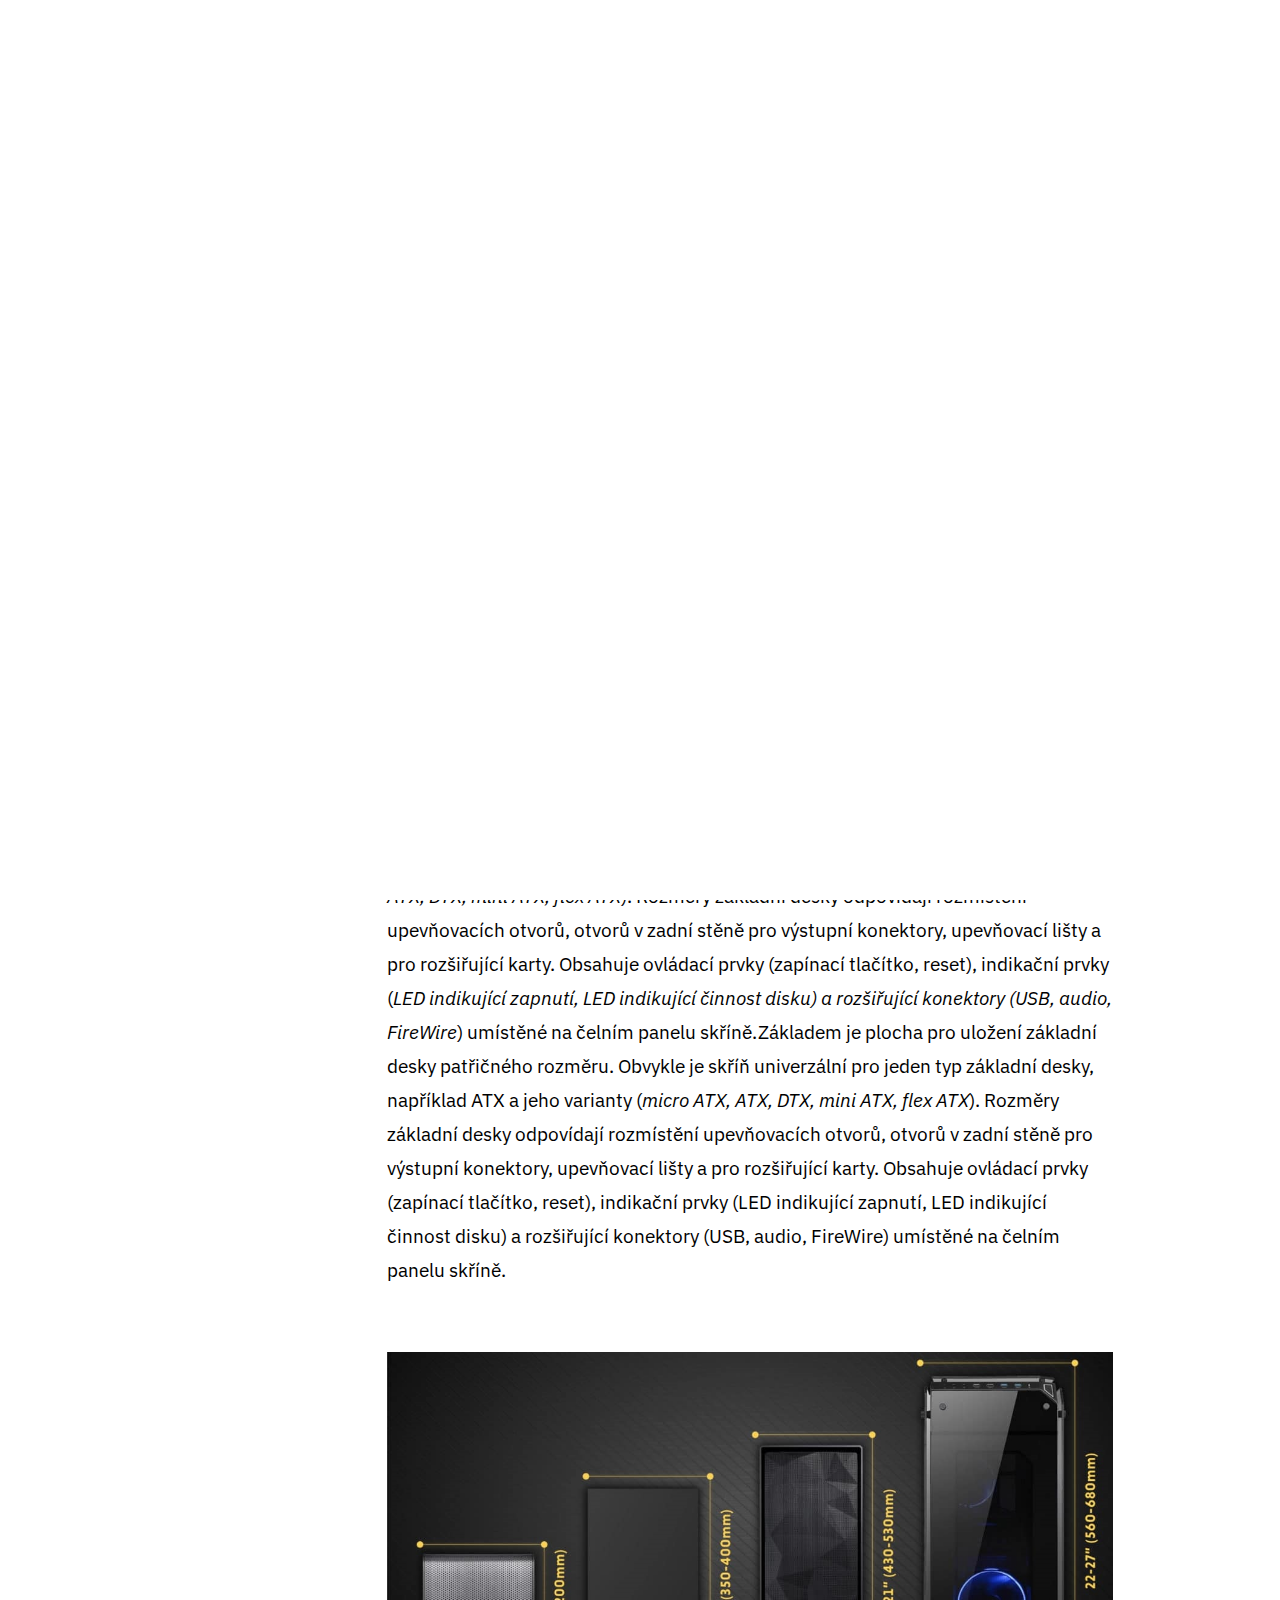
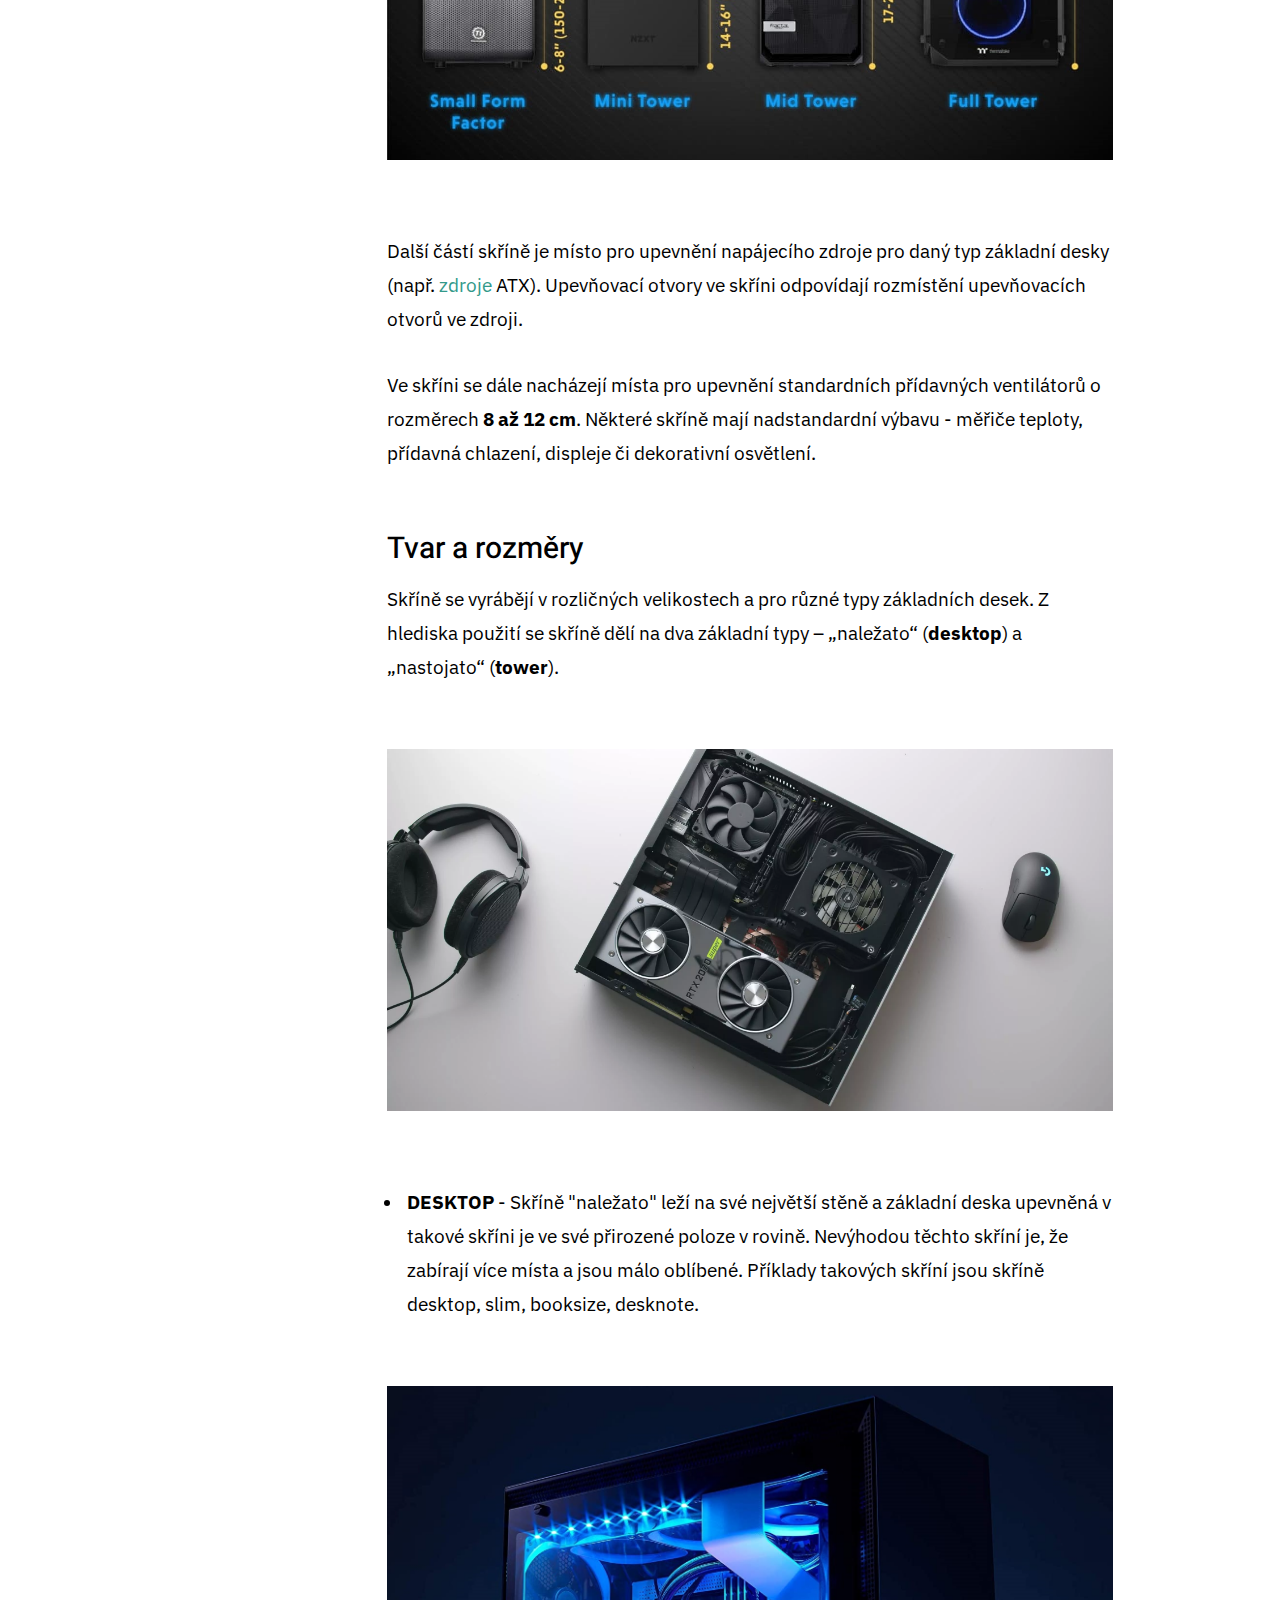
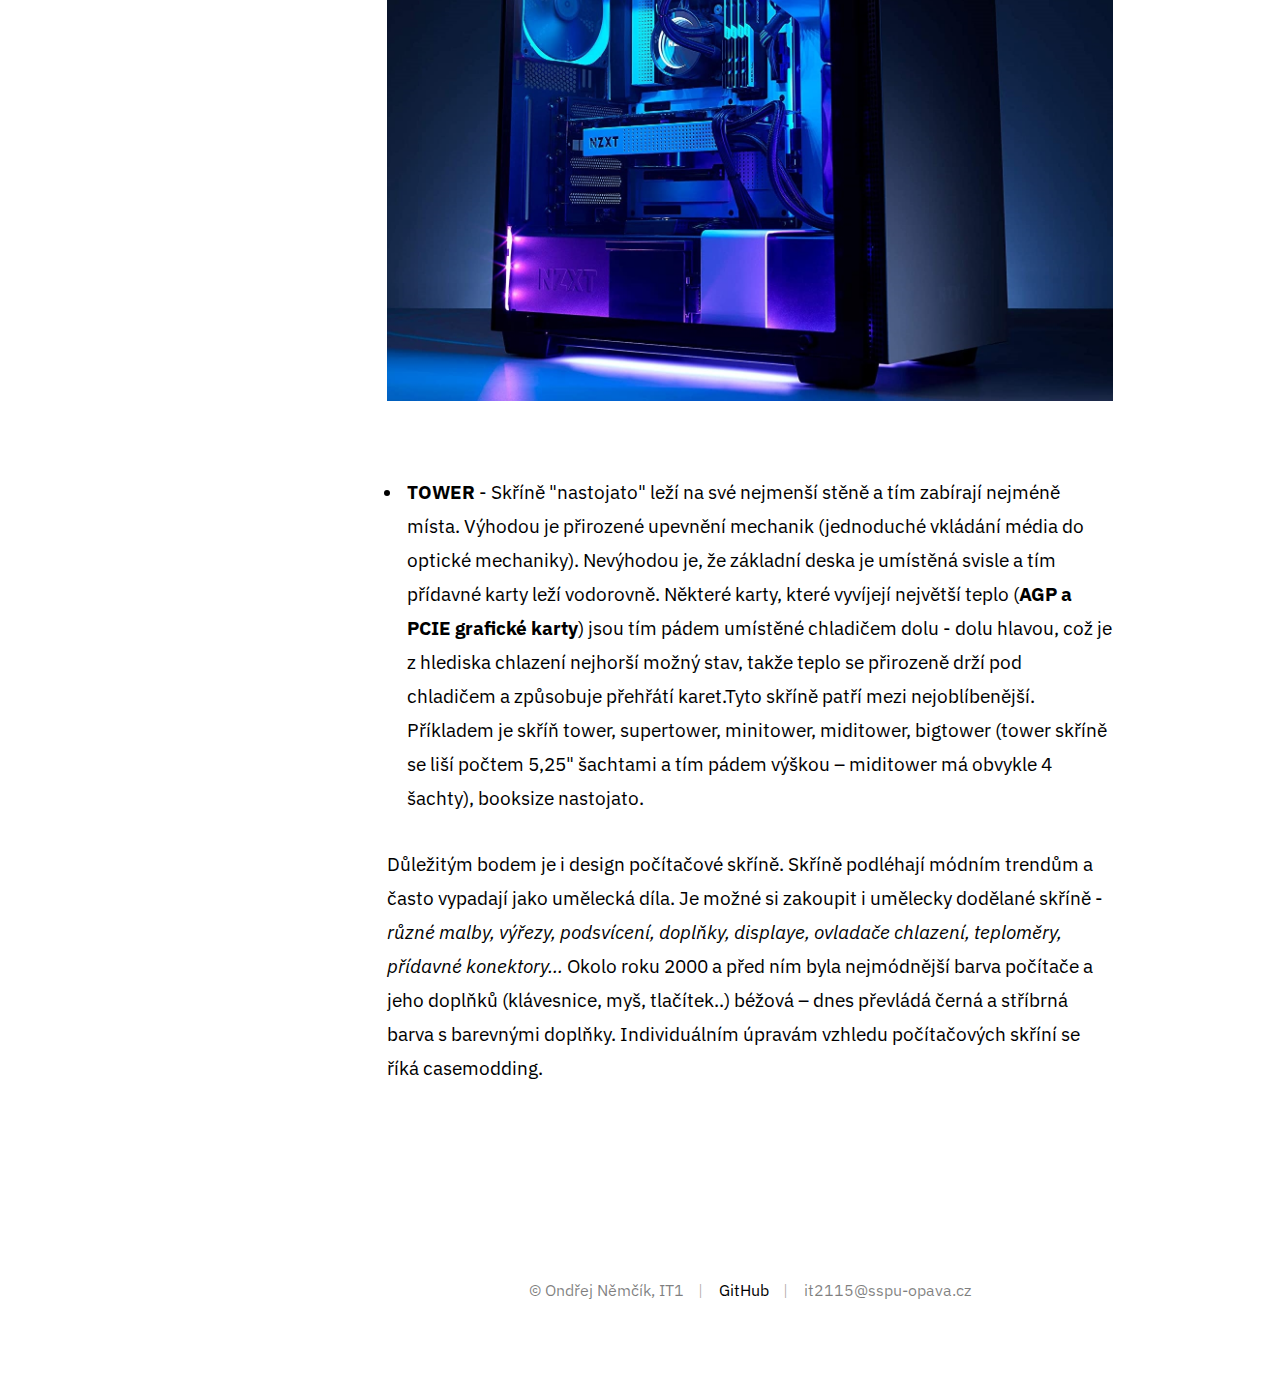
<file: case/case.html>
<!DOCTYPE html>
<html class="no-js" lang="cs">

<head>


    <meta charset="utf-8">
    <title>Hardware</title>
    <meta name="description" content="CPU | GPU | RAM | MOTHERBOARD">
    <meta name="viewport" content="width=device-width, initial-scale=1">
    <link rel="stylesheet" href="../css/base.css">
    <link rel="stylesheet" href="../css/vendor.css">
    <link rel="stylesheet" href="../css/main.css">
    <script src="../js/modernizr.js"></script>
    <link rel="icon" type="image/png" sizes="16x16" href="../img/pc-icon.png">


</head>

<body class="ss-bg-white">
    <div id="preloader">
        <div id="loader" class="dots-fade">
            <div></div>
            <div></div>
            <div></div>
        </div>
    </div>
    <header class="s-header">

        <div class="header__top">
            <div class="header__logo">
                <h1 class="white">Hardware</h1>
            </div>


            <a href="#0" class="header__menu-toggle"><span>Menu</span></a>

        </div>

        <nav class="header__nav-wrap">

            <ul class="header__nav">
                <li><a href="../index.html" title="">Home</a></li>
                <li><a href="../cpu/cpu.html" title="">Procesory</a></li>
                <li><a href="../gpu/gpu.html" title="">Grafické karty</a></li>
                <li><a href="../motherboard/motherboard.html" title="">Základní desky</a></li>
                <li><a href="../ram/ram.html" title="">Ram paměti</a></li>
                <li><a href="../storage/storage.html" title="">Uložistě</a></li>
                <li><a href="../cooling/cooling.html" title="">Chlazení</a></li>
                <li><a href="../powersupply/powersupply.html" title="">Zdroje</a></li>
                <li class="current"><a href="case.html" title="">Case</a></li>
            </ul>

        </nav>



    </header>



    <div class="s-content content animate-this">
        <main class="row content__page">

            <article class="column large-full entry format-gallery">

                <div class="media-wrap entry__media">
                    <div class="entry__slider slider">
                        <div class="slider__slides">
                            <div class="slider__slide">
                                <img src="img/1.webp" alt="case">
                            </div>
                            <div class="slider__slide">
                                <img src="img/2.png" alt="case">
                            </div>
                            <div class="slider__slide">
                                <img src="img/3.jpg" alt="case">
                            </div>
                        </div>
                    </div>
                </div>

                <div class="content__page-header entry__header">
                    <h2 class="display-1 entry__title">
                        Case
                    </h2>

                </div>

                <div class="entry__content">

                    <p>
                        Obvykle je skříň vyrobená z plechu (ocel, dural, hliník, karbon…), ale může být i z plastu a
                        nebo jiných materiálů. Skříň má odnímatelné víko nebo boční stěny, které po odstranění odhalí
                        samotné šasi. Šasi je kostra skříně s vytvořenými upevňovacími plochami a otvory, do kterých se
                        připevňují všechny interní mechanické díly počítače.
                    </p>

                    <p>
                        Základem je plocha pro uložení <b>základní desky</b> patřičného rozměru. Obvykle je skříň univerzální
                        pro jeden typ základní desky, například <b>ATX</b> a jeho varianty (<i>micro ATX, ATX, DTX, mini ATX, flex
                        ATX</i>). Rozměry základní desky odpovídají rozmístění upevňovacích otvorů, otvorů v zadní stěně pro
                        výstupní konektory, upevňovací lišty a pro rozšiřující karty. Obsahuje ovládací prvky (zapínací
                        tlačítko, reset), indikační prvky (<i>LED indikující zapnutí, LED indikující činnost disku) a
                        rozšiřující konektory (USB, audio, FireWire</i>) umístěné na čelním panelu skříně.Základem je plocha
                        pro uložení základní desky patřičného rozměru. Obvykle je skříň univerzální pro jeden typ
                        základní desky, například ATX a jeho varianty (<i>micro ATX, ATX, DTX, mini ATX, flex ATX</i>). Rozměry
                        základní desky odpovídají rozmístění upevňovacích otvorů, otvorů v zadní stěně pro výstupní
                        konektory, upevňovací lišty a pro rozšiřující karty. Obsahuje ovládací prvky (zapínací tlačítko,
                        reset), indikační prvky (LED indikující zapnutí, LED indikující činnost disku) a rozšiřující
                        konektory (USB, audio, FireWire) umístěné na čelním panelu skříně.
                    </p>

                    <p>
                        <img src="img/Computer-Case-Size-Comparison.jpg" alt="case">
                    </p>

                    <p>
                        Další částí skříně je místo pro upevnění napájecího zdroje pro daný typ základní desky (např.
                        <a href="../powersupply/powersupply.html">zdroje</a> ATX). Upevňovací otvory ve skříni odpovídají rozmístění upevňovacích otvorů ve zdroji.
                    </p>

                    <p>
                        Ve skříni se dále nacházejí místa pro upevnění standardních přídavných ventilátorů o rozměrech <b>8
                        až 12 cm</b>. Některé skříně mají nadstandardní výbavu - měřiče teploty, přídavná chlazení, displeje
                        či dekorativní osvětlení.
                    </p>

                    <h2>Tvar a rozměry</h2>

                    <p>
                        Skříně se vyrábějí v rozličných velikostech a pro různé typy základních desek. Z hlediska
                        použití se skříně dělí na dva základní typy – „naležato“ (<b>desktop</b>) a „nastojato“ (<b>tower</b>).
                    </p>

                    <p>
                        <img src="img/small-form-factor.webp"  alt="desktop">
                    </p>

                    <ul>
                        <li><b>DESKTOP</b> - Skříně "naležato" leží na své největší stěně a základní deska upevněná v takové skříni je ve
                            své přirozené poloze v rovině. Nevýhodou těchto skříní je, že zabírají více místa a jsou
                            málo oblíbené. Příklady takových skříní jsou skříně desktop, slim, booksize, desknote.</li>
                    </ul>

                    <p>
                        <img src="img/nzxt.jpg" alt="tower pc">
                    </p>
                    
                    <ul>
                        <li><b>TOWER</b> - Skříně "nastojato" leží na své nejmenší stěně a tím zabírají nejméně místa. Výhodou je
                            přirozené upevnění mechanik (jednoduché vkládání média do optické mechaniky). Nevýhodou je,
                            že základní deska je umístěná svisle a tím přídavné karty leží vodorovně. Některé karty,
                            které vyvíjejí největší teplo (<b>AGP a PCIE grafické karty</b>) jsou tím pádem umístěné chladičem
                            dolu - dolu hlavou, což je z hlediska chlazení nejhorší možný stav, takže teplo se přirozeně
                            drží pod chladičem a způsobuje přehřátí karet.Tyto skříně patří mezi nejoblíbenější.
                            Příkladem je skříň tower, supertower, minitower, miditower, bigtower (tower skříně se liší
                            počtem 5,25" šachtami a tím pádem výškou – miditower má obvykle 4 šachty), booksize
                            nastojato.</li>
                    </ul>

                    <p>
                        Důležitým bodem je i design počítačové skříně. Skříně podléhají módním trendům a často vypadají
                        jako umělecká díla. Je možné si zakoupit i umělecky dodělané skříně -<i>různé malby, výřezy,
                        podsvícení, doplňky, displaye, ovladače chlazení, teploměry, přídavné konektory…</i>  Okolo roku 2000
                        a před ním byla nejmódnější barva počítače a jeho doplňků (klávesnice, myš, tlačítek..) béžová –
                        dnes převládá černá a stříbrná barva s barevnými doplňky. Individuálním úpravám vzhledu
                        počítačových skříní se říká casemodding.
                    </p>

                </div>

            </article>

           


        </main>

    </div>



    <footer class="s-footer animate-this">
        <div class="row">
            <div class="column large-full footer__content">
                <div class="footer__copyright">
                    <span>© Ondřej Němčík, IT1</span>
                    <span><a href="https://github.com/Endru88">GitHub</a></span>
                    <span>it2115@sspu-opava.cz</span>
                </div>
            </div>
        </div>
    </footer>




    
    <script src="../js/jquery-3.2.1.min.js"></script>
    <script src="../js/plugins.js"></script>
    <script src="../js/main.js"></script>

</body>
</file>
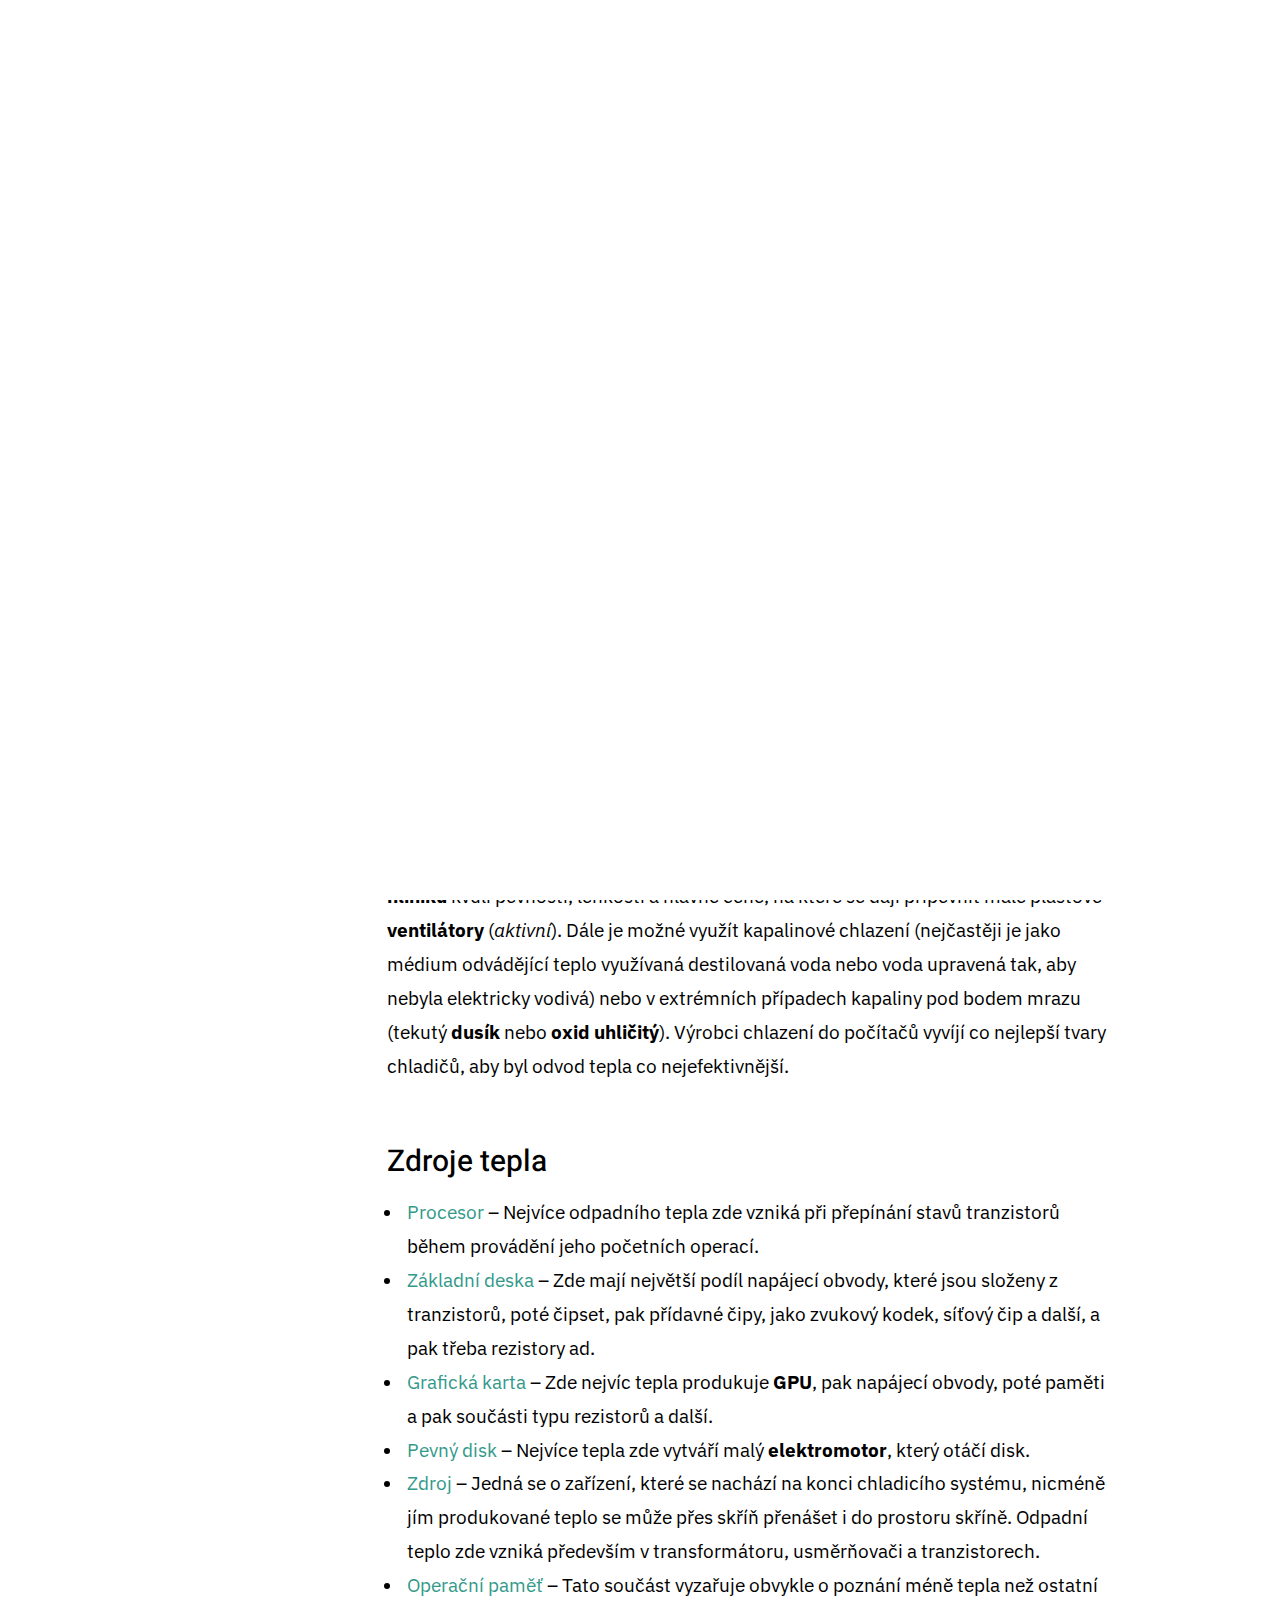
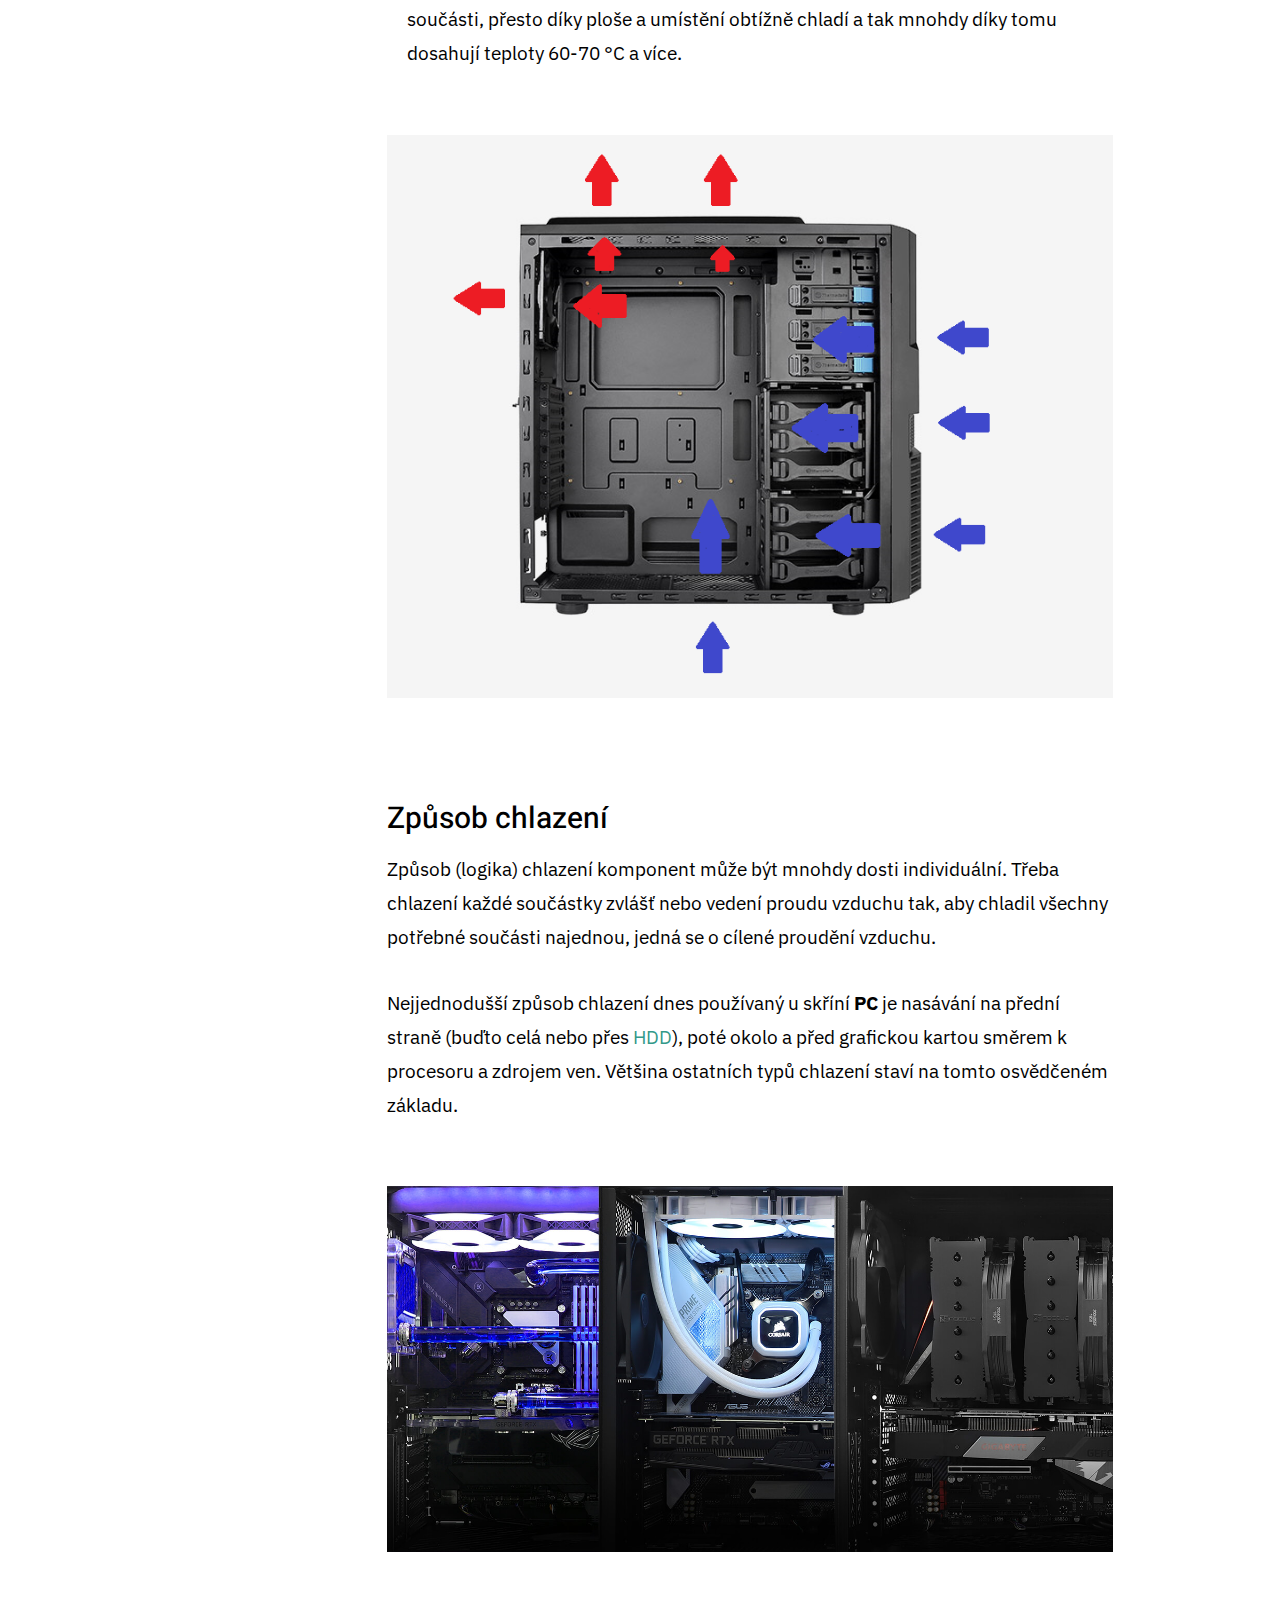
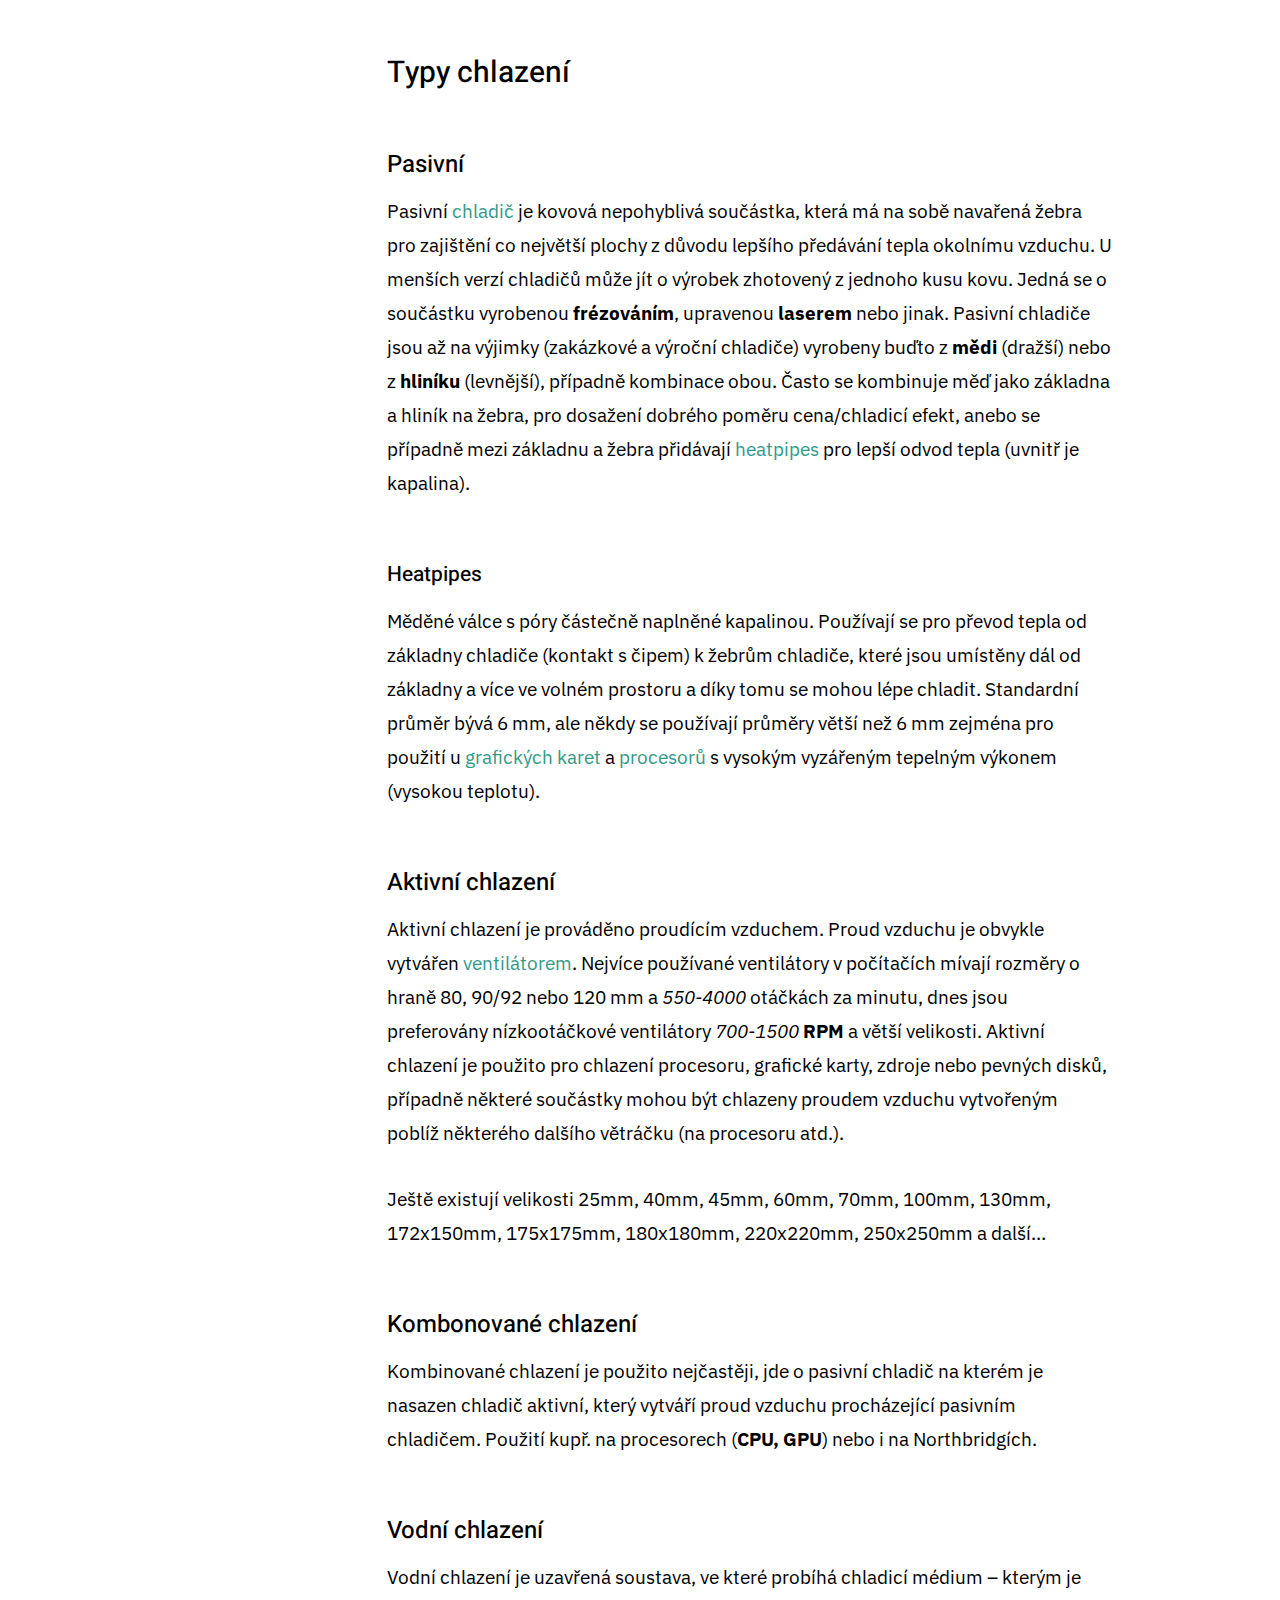
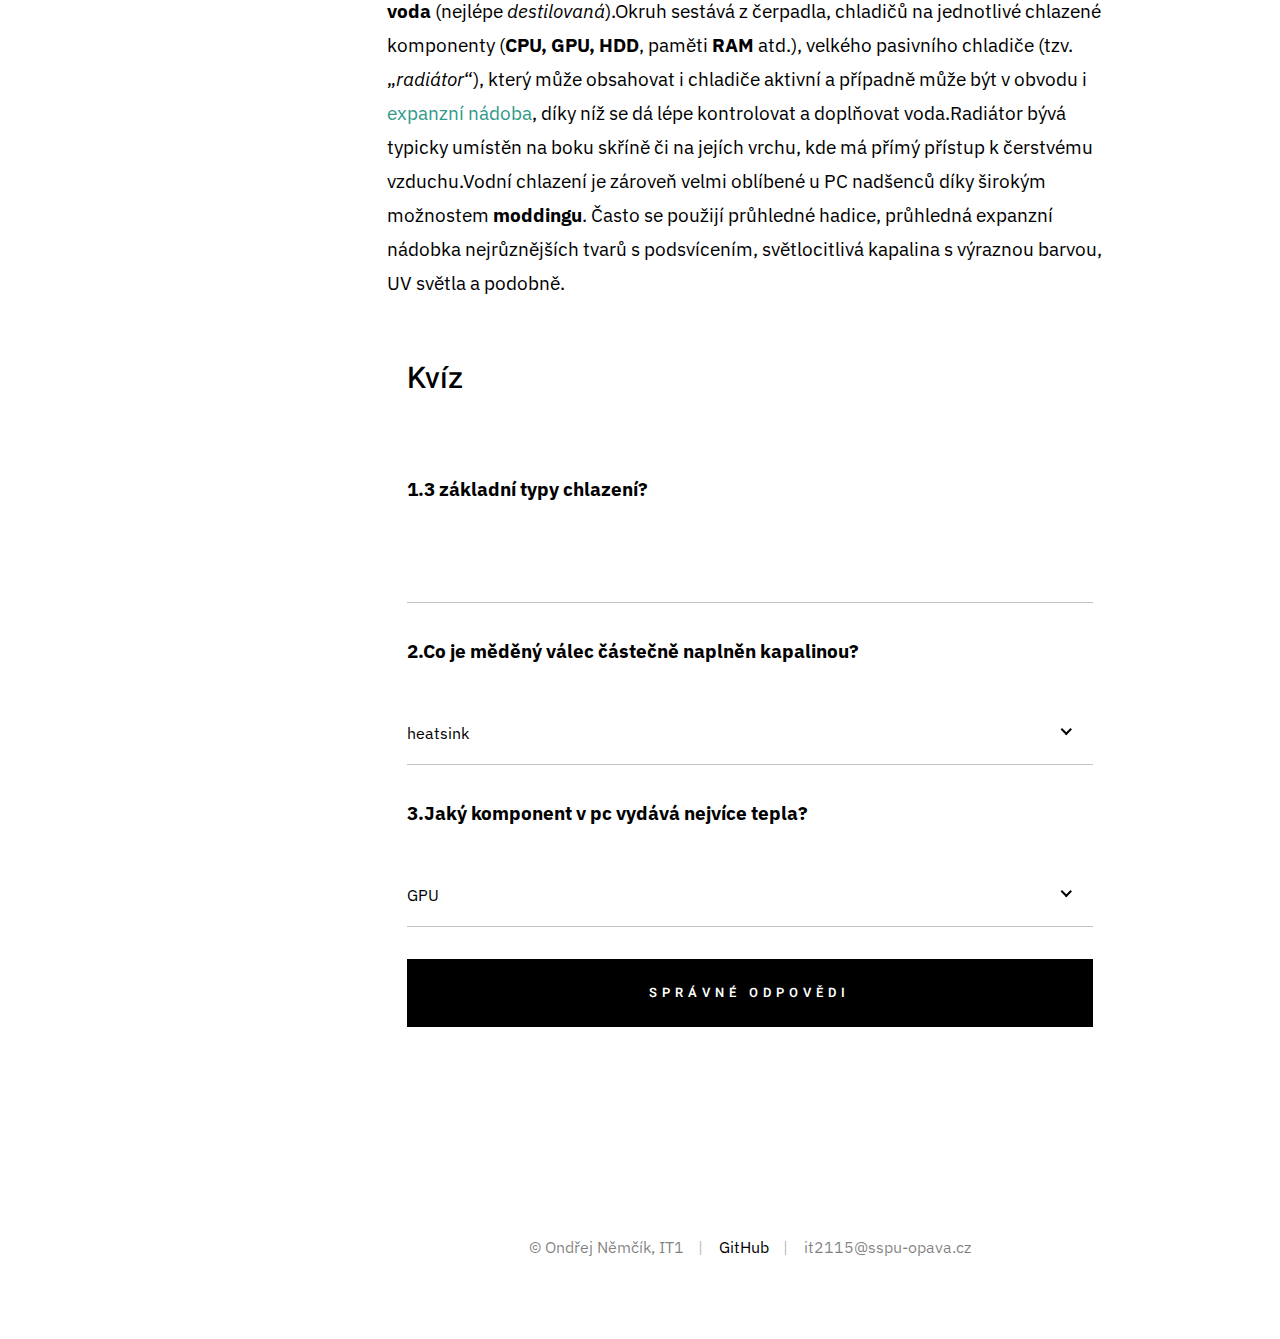
<file: cooling/cooling.html>
<!DOCTYPE html>
<html class="no-js" lang="cs">

<head>


    <meta charset="utf-8">
    <title>Hardware</title>
    <meta name="description" content="CPU | GPU | RAM | MOTHERBOARD">
    <meta name="viewport" content="width=device-width, initial-scale=1">
    <link rel="stylesheet" href="../css/base.css">
    <link rel="stylesheet" href="../css/vendor.css">
    <link rel="stylesheet" href="../css/main.css">
    <script src="../js/modernizr.js"></script>
    <link rel="icon" type="image/png" sizes="16x16" href="../img/pc-icon.png">

</head>

<body class="ss-bg-white">
    <div id="preloader">
        <div id="loader" class="dots-fade">
            <div></div>
            <div></div>
            <div></div>
        </div>
    </div>
    <header class="s-header">

        <div class="header__top">
            <div class="header__logo">
                <h1 class="white">Hardware</h1>
            </div>


            <a href="#0" class="header__menu-toggle"><span>Menu</span></a>

        </div>

        <nav class="header__nav-wrap">

            <ul class="header__nav">
                <li><a href="../index.html" title="">Home</a></li>
                <li><a href="../cpu/cpu.html" title="">Procesory</a></li>
                <li><a href="../gpu/gpu.html" title="">Grafické karty</a></li>
                <li><a href="../motherboard/motherboard.html" title="">Základní desky</a></li>
                <li><a href="../ram/ram.html" title="">Ram paměti</a></li>
                <li><a href="../storage/storage.html" title="">Uložistě</a></li>
                <li class="current"><a href="cooling.html" title="">Chlazení</a></li>
                <li><a href="../powersupply/powersupply.html" title="">Zdroje</a></li>
                <li><a href="../case/case.html" title="">Case</a></li>
            </ul>

        </nav>



    </header>


    
    <div class="s-content content animate-this">
        <main class="row content__page">

            <article class="column large-full entry format-gallery">

                <div class="media-wrap entry__media">
                    <div class="entry__slider slider">
                        <div class="slider__slides">
                            <div class="slider__slide">
                                <img src="img/NZXT-Kraken.jpg" alt="water cooling">
                            </div>
                            <div class="slider__slide">
                                <img src="img/custome.jpg" alt="custome water cooling">
                            </div>
                            <div class="slider__slide">
                                <img src="img/air.webp" alt="air cooling">
                            </div>
                        </div>
                    </div>
                </div>

                <div class="content__page-header entry__header">
                    <h2 class="display-1 entry__title">
                        Chlazení
                    </h2>

                </div>

                <div class="entry__content">

                    <p>
                        je činnost nutná k odvedení <b>přebytečného tepla</b> od součástek počítače, aby byla zajištěna
                        jeho
                        funkčnost v rámci technicky přípustné provozní teploty a zamezilo se poruchám z důvodu přehřátí
                        počítače. Jednotlivé součástky jsou konstruovány tak, aby vytvářely co nejméně tepla například
                        snižováním příkonu, přesto produkují tepla tolik, že je nutné odvést ho ven.
                    </p>

                    <p>
                        K odvedení tepla slouží nejčastěji <b>kovové chladiče</b> (<i>pasivní</i>) <b>měděné</b> nebo ze
                        <b>slitiny hliníku</b>
                        kvůli pevnosti, lehkosti a hlavně ceně, na které se dají připevnit malé plastové
                        <b>ventilátory</b>
                        (<i>aktivní</i>). Dále je možné využít kapalinové chlazení (nejčastěji je jako médium odvádějící
                        teplo
                        využívaná destilovaná voda nebo voda upravená tak, aby nebyla elektricky vodivá) nebo v
                        extrémních případech kapaliny pod bodem mrazu (tekutý <b>dusík</b> nebo <b>oxid uhličitý</b>).
                        Výrobci
                        chlazení do počítačů vyvíjí co nejlepší tvary chladičů, aby byl odvod tepla co nejefektivnější.

                    <h2>Zdroje tepla</h2>

                    <ul>
                        <li><a href="../cpu/cpu.html">Procesor</a> – Nejvíce odpadního tepla zde vzniká při přepínání
                            stavů tranzistorů během
                            provádění jeho početních operací.</li>
                        <li><a href="../motherboard/motherboard.html">Základní deska</a> – Zde mají největší podíl
                            napájecí obvody, které jsou složeny z tranzistorů,
                            poté čipset, pak přídavné čipy, jako zvukový kodek, síťový čip a další, a pak třeba
                            rezistory ad.</li>
                        <li><a href="../gpu/gpu.html">Grafická karta</a> – Zde nejvíc tepla produkuje <b>GPU</b>, pak
                            napájecí
                            obvody, poté paměti a pak
                            součásti typu rezistorů a další.</li>
                        <li><a href="../storage/storage.html">Pevný disk</a> – Nejvíce tepla zde vytváří malý
                            <b>elektromotor</b>, který otáčí disk.
                        </li>
                        <li><a href="../powersupply/powersupply.html">Zdroj</a> – Jedná se o zařízení, které se nachází
                            na konci chladicího systému, nicméně jím
                            produkované teplo se může přes skříň přenášet i do prostoru skříně. Odpadní teplo zde vzniká
                            především v transformátoru, usměrňovači a tranzistorech.</li>
                        <li><a href="../ram/ram.html">Operační paměť</a> – Tato součást vyzařuje obvykle o poznání méně
                            tepla než ostatní součásti,
                            přesto díky ploše a umístění obtížně chladí a tak mnohdy díky tomu dosahují teploty 60-70 °C
                            a více.</li>
                    </ul>

                    <p> <img src="img/airflow.png" alt="airflow"></p>

                    <h2>Způsob chlazení</h2>
                    <p>
                        Způsob (logika) chlazení komponent může být mnohdy dosti individuální. Třeba chlazení každé
                        součástky zvlášť nebo vedení proudu vzduchu tak, aby chladil všechny potřebné součásti najednou,
                        jedná se o cílené proudění vzduchu.
                    </p>

                    <p>
                        Nejjednodušší způsob chlazení dnes používaný u skříní <b>PC</b> je nasávání na přední straně
                        (buďto
                        celá nebo přes <a href="https://https://cs.wikipedia.org/wiki/Pevn%C3%BD_disk">HDD</a>), poté
                        okolo a před grafickou kartou směrem k procesoru a zdrojem ven.
                        Většina ostatních typů chlazení staví na tomto osvědčeném základu.
                    </p>

                    <p><img src="img/combination.jpg" alt="cpu cooling"></p>

                    <h2>Typy chlazení</h2>
                    
                    <h3>Pasivní</h3>
                    <p>
                        Pasivní <a href="http://https://cs.wikipedia.org/wiki/Chladi%C4%8D">chladič</a> je kovová
                        nepohyblivá součástka, která má na sobě navařená žebra pro zajištění
                        co největší plochy z důvodu lepšího předávání tepla okolnímu vzduchu. U menších verzí chladičů
                        může jít o výrobek zhotovený z jednoho kusu kovu. Jedná se o součástku vyrobenou
                        <b>frézováním</b>,
                        upravenou <b>laserem</b> nebo jinak. Pasivní chladiče jsou až na výjimky (zakázkové a výroční
                        chladiče)
                        vyrobeny buďto z <b>mědi</b> (dražší) nebo z <b>hliníku</b> (levnější), případně kombinace obou.
                        Často se
                        kombinuje měď jako základna a hliník na žebra, pro dosažení dobrého poměru cena/chladicí efekt,
                        anebo se případně mezi základnu a žebra přidávají <a
                            href="http://https://cs.wikipedia.org/wiki/Tepeln%C3%A1_trubice">heatpipes</a> pro lepší
                        odvod tepla (uvnitř je
                        kapalina).
                    </p>
                    <h4>Heatpipes</h4>


                    <p>
                        Měděné válce s póry částečně naplněné kapalinou. Používají se pro převod tepla od základny
                        chladiče (kontakt s čipem) k žebrům chladiče, které jsou umístěny dál od základny a více ve
                        volném prostoru a díky tomu se mohou lépe chladit. Standardní průměr bývá 6 mm, ale někdy se
                        používají průměry větší než 6 mm zejména pro použití u <a href="../gpu/gpu.html">grafických
                            karet</a> a
                        <a href="../cpu/cpu.html">procesorů</a> s vysokým
                        vyzářeným tepelným výkonem (vysokou teplotu).
                    </p>

                    <h3>Aktivní chlazení</h3>

                    <p>
                        Aktivní chlazení je prováděno proudícím vzduchem. Proud vzduchu je obvykle vytvářen
                        <a href="http://https://cs.wikipedia.org/wiki/Ventil%C3%A1tor">ventilátorem</a>. Nejvíce
                        používané ventilátory v počítačích mívají rozměry o
                        hraně 80, 90/92 nebo
                        120 mm a <i>550-4000</i> otáčkách za minutu, dnes jsou preferovány nízkootáčkové ventilátory
                        <i>700-1500</i>
                        <b>RPM</b> a větší velikosti. Aktivní chlazení je použito pro chlazení <a
                            href="../cpu/cpu.html"></a>procesoru,
                        <a href="../gpu/gpu.html"></a>grafické karty,
                        <a href="../powersupply/powersupply.html"></a>zdroje nebo <a
                            href="../storage/storage.html"></a>pevných disků, případně některé
                        součástky mohou být chlazeny proudem vzduchu
                        vytvořeným poblíž některého dalšího větráčku (na procesoru atd.).
                    </p>
                    <p>Ještě existují velikosti 25mm, 40mm, 45mm, 60mm, 70mm, 100mm, 130mm, 172x150mm, 175x175mm,
                        180x180mm, 220x220mm, 250x250mm a další…</p>

                    <h3>Kombonované chlazení</h3>

                    <p>
                        Kombinované chlazení je použito nejčastěji, jde o pasivní chladič na kterém je nasazen chladič
                        aktivní, který vytváří proud vzduchu procházející pasivním chladičem. Použití kupř. na
                        procesorech (<b>CPU, GPU</b>) nebo i na Northbridgích.
                    </p>

                    <h3>Vodní chlazení</h3>

                    <p>
                        Vodní chlazení je uzavřená soustava, ve které probíhá chladicí médium – kterým je <b>voda</b> (nejlépe
                        <i>destilovaná</i>).Okruh sestává z čerpadla, chladičů na jednotlivé chlazené komponenty (<b>CPU, GPU,
                        HDD</b>, paměti <b>RAM</b> atd.), velkého pasivního chladiče (tzv. „<i>radiátor</i>“), který může obsahovat i
                        chladiče aktivní a případně může být v obvodu i <a href="http://https://cs.wikipedia.org/wiki/Expanzn%C3%AD_n%C3%A1doba">expanzní nádoba</a>, díky níž
                        se dá lépe kontrolovat
                        a doplňovat voda.Radiátor bývá typicky umístěn na boku skříně či na jejích vrchu, kde má přímý
                        přístup k čerstvému vzduchu.Vodní chlazení je zároveň velmi oblíbené u PC nadšenců díky širokým
                        možnostem <b>moddingu</b>. Často se použijí průhledné hadice, průhledná expanzní nádobka nejrůznějších
                        tvarů s podsvícením, světlocitlivá kapalina s výraznou barvou, UV světla a podobně.
                    </p>

                </div>


                <div class="column large-12 comment-respond">


                    <div id="respond">

                        <h3 class="h2">Kvíz</h3>

                        <form name="kviz" id="kviz" method="post" autocomplete="off">
                            <fieldset>

                                <div class="form-field">
                                    <p><b>1.3 základní typy chlazení?</b></p>
                                    <input name="text" id="text1" class="full-width" placeholder="" type="text">

                                </div>

                                <div class="form-field">
                                    <p><b>2.Co je měděný válec částečně naplněn kapalinou?</b></p>
                                    <div class="ss-custom-select">
                                        <select class="full-width" id="sampleRecipientInput1">
                                            <option value="Option 1">heatsink</option>
                                            <option value="Option 2">heatpipes</option>
                                            <option value="Option 3">radiátor</option>
                                        </select>
                                    </div>
                                </div>

                                <div class="form-field">
                                    <p><b>3.Jaký komponent v pc vydává nejvíce tepla?</b></p>
                                    <div class="ss-custom-select">
                                        <select class="full-width" id="sampleRecipientInput2">
                                            <option value="Option 1">GPU</option>
                                            <option value="Option 2">RAM</option>
                                            <option value="Option 3">CPU</option>
                                        </select>
                                    </div>
                                </div>


                                <button type="button" class="btn btn--primary btn-wide btn--large full-width"
                                    onclick="alert('Správné odpovědi:\n 1.Pasivní, aktivní, vodní\n 2.Heatpipes\n 3.CPU')">Správné
                                    odpovědi</button>

                            </fieldset>
                        </form>
                    </div>


                </div>

            </article>
        </main>

    </div>


    
    <footer class="s-footer animate-this">
        <div class="row">
            <div class="column large-full footer__content">
                <div class="footer__copyright">
                    <span>© Ondřej Němčík, IT1</span>
                    <span><a href="https://github.com/Endru88">GitHub</a></span>
                    <span>it2115@sspu-opava.cz</span>
                </div>
            </div>
        </div>
    </footer>





    <script src="../js/jquery-3.2.1.min.js"></script>
    <script src="../js/plugins.js"></script>
    <script src="../js/main.js"></script>

</body>
</file>
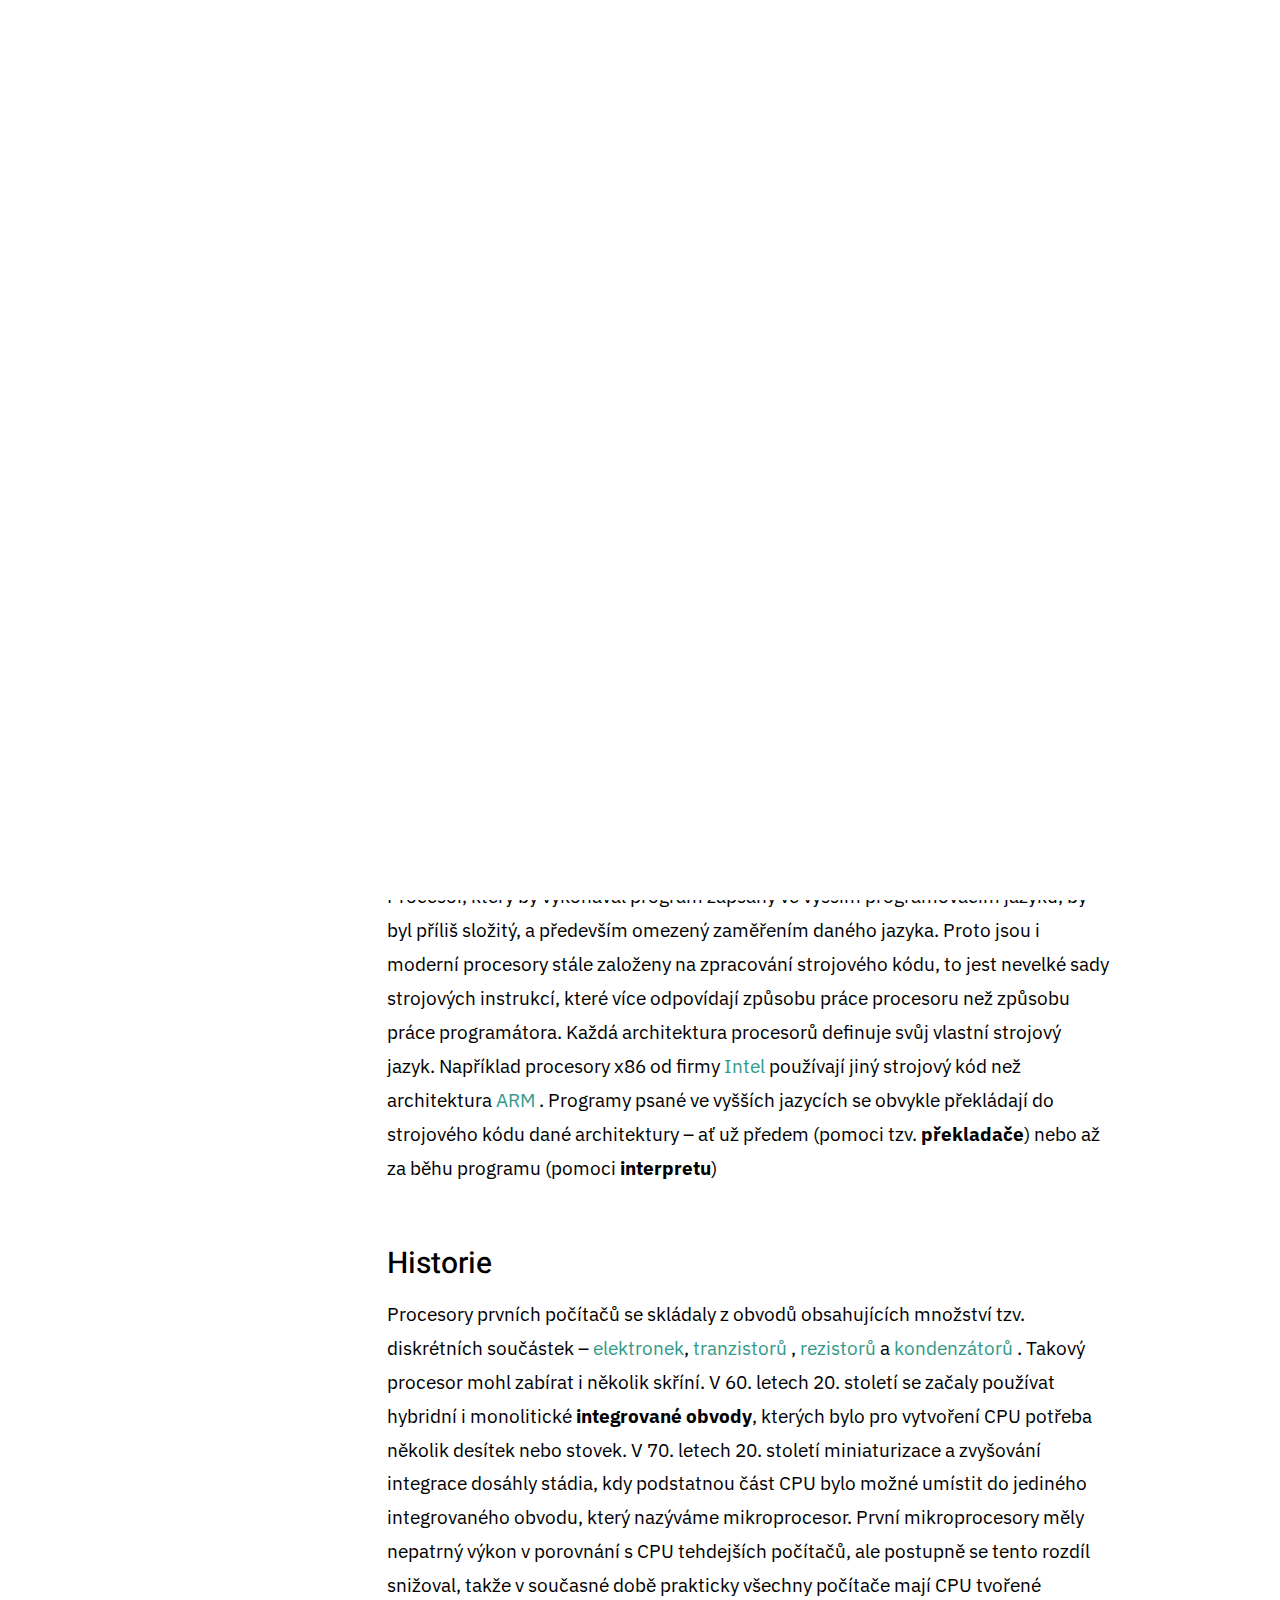
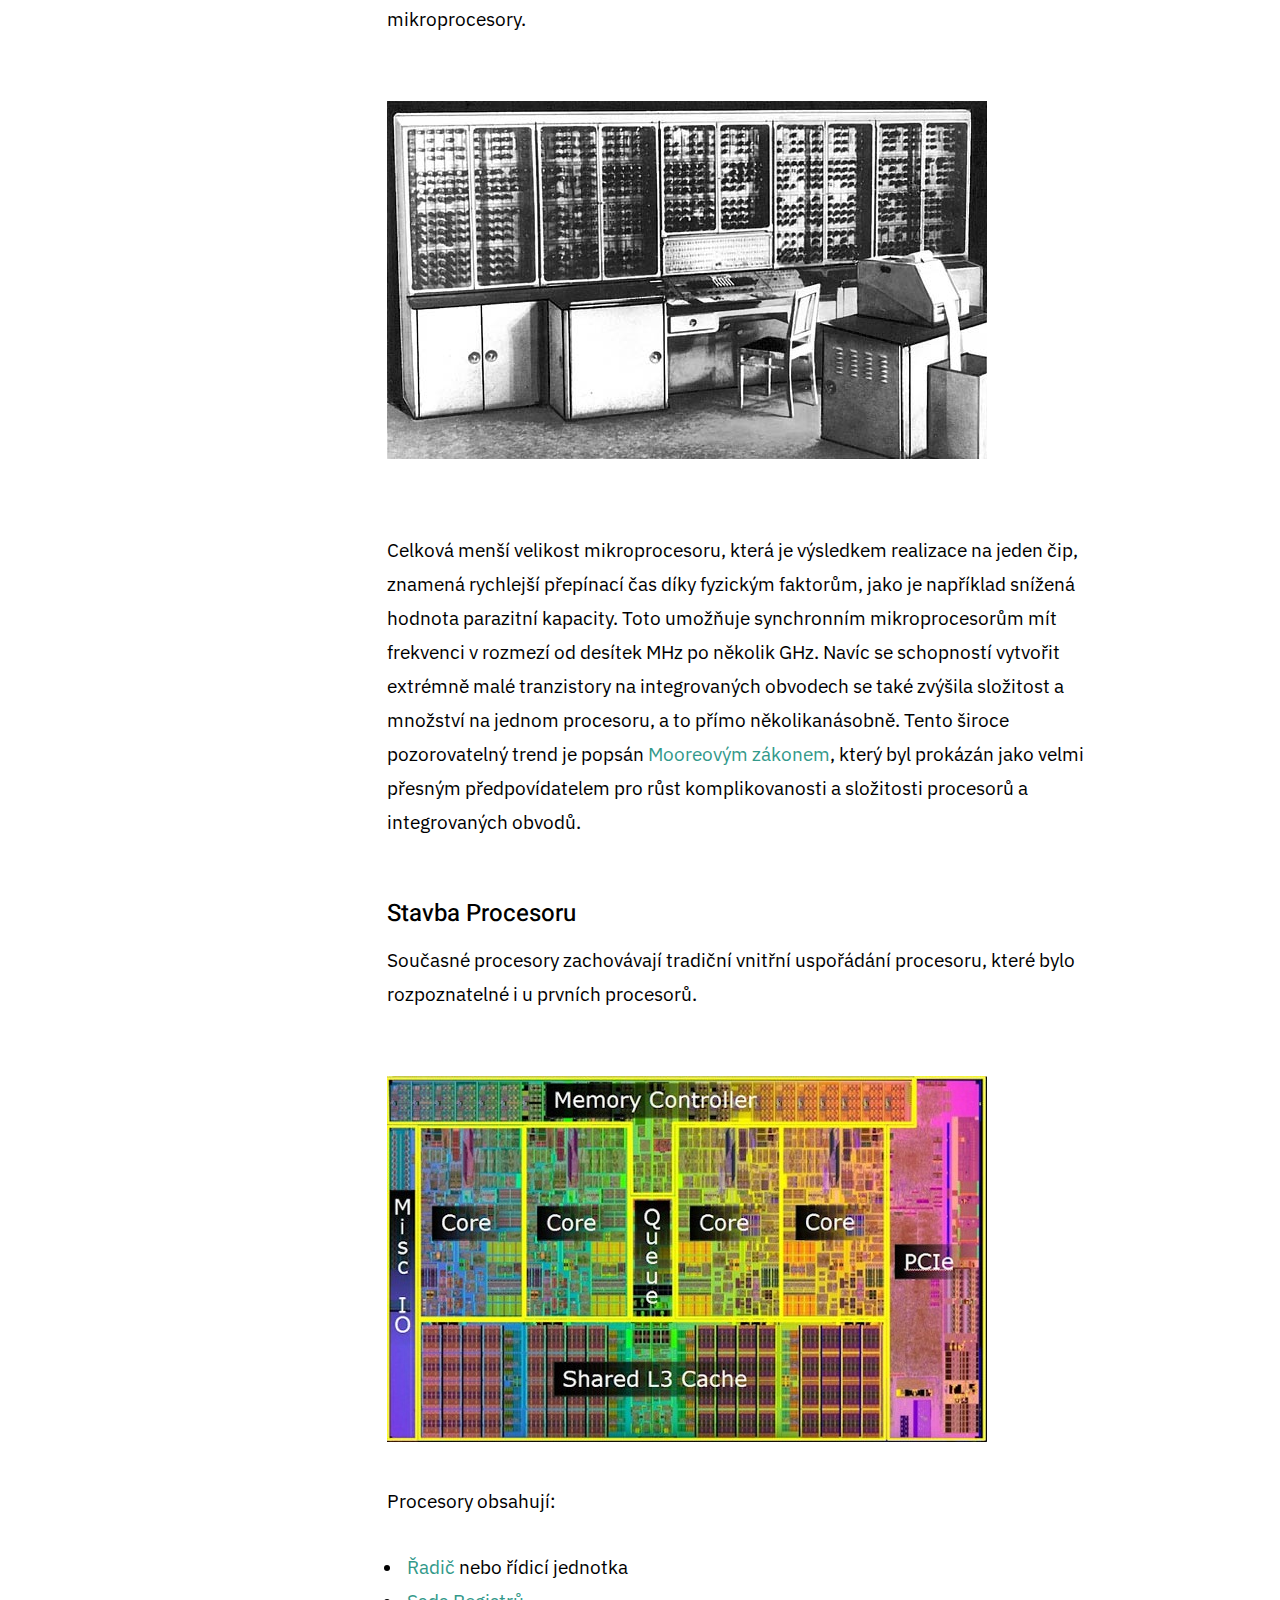
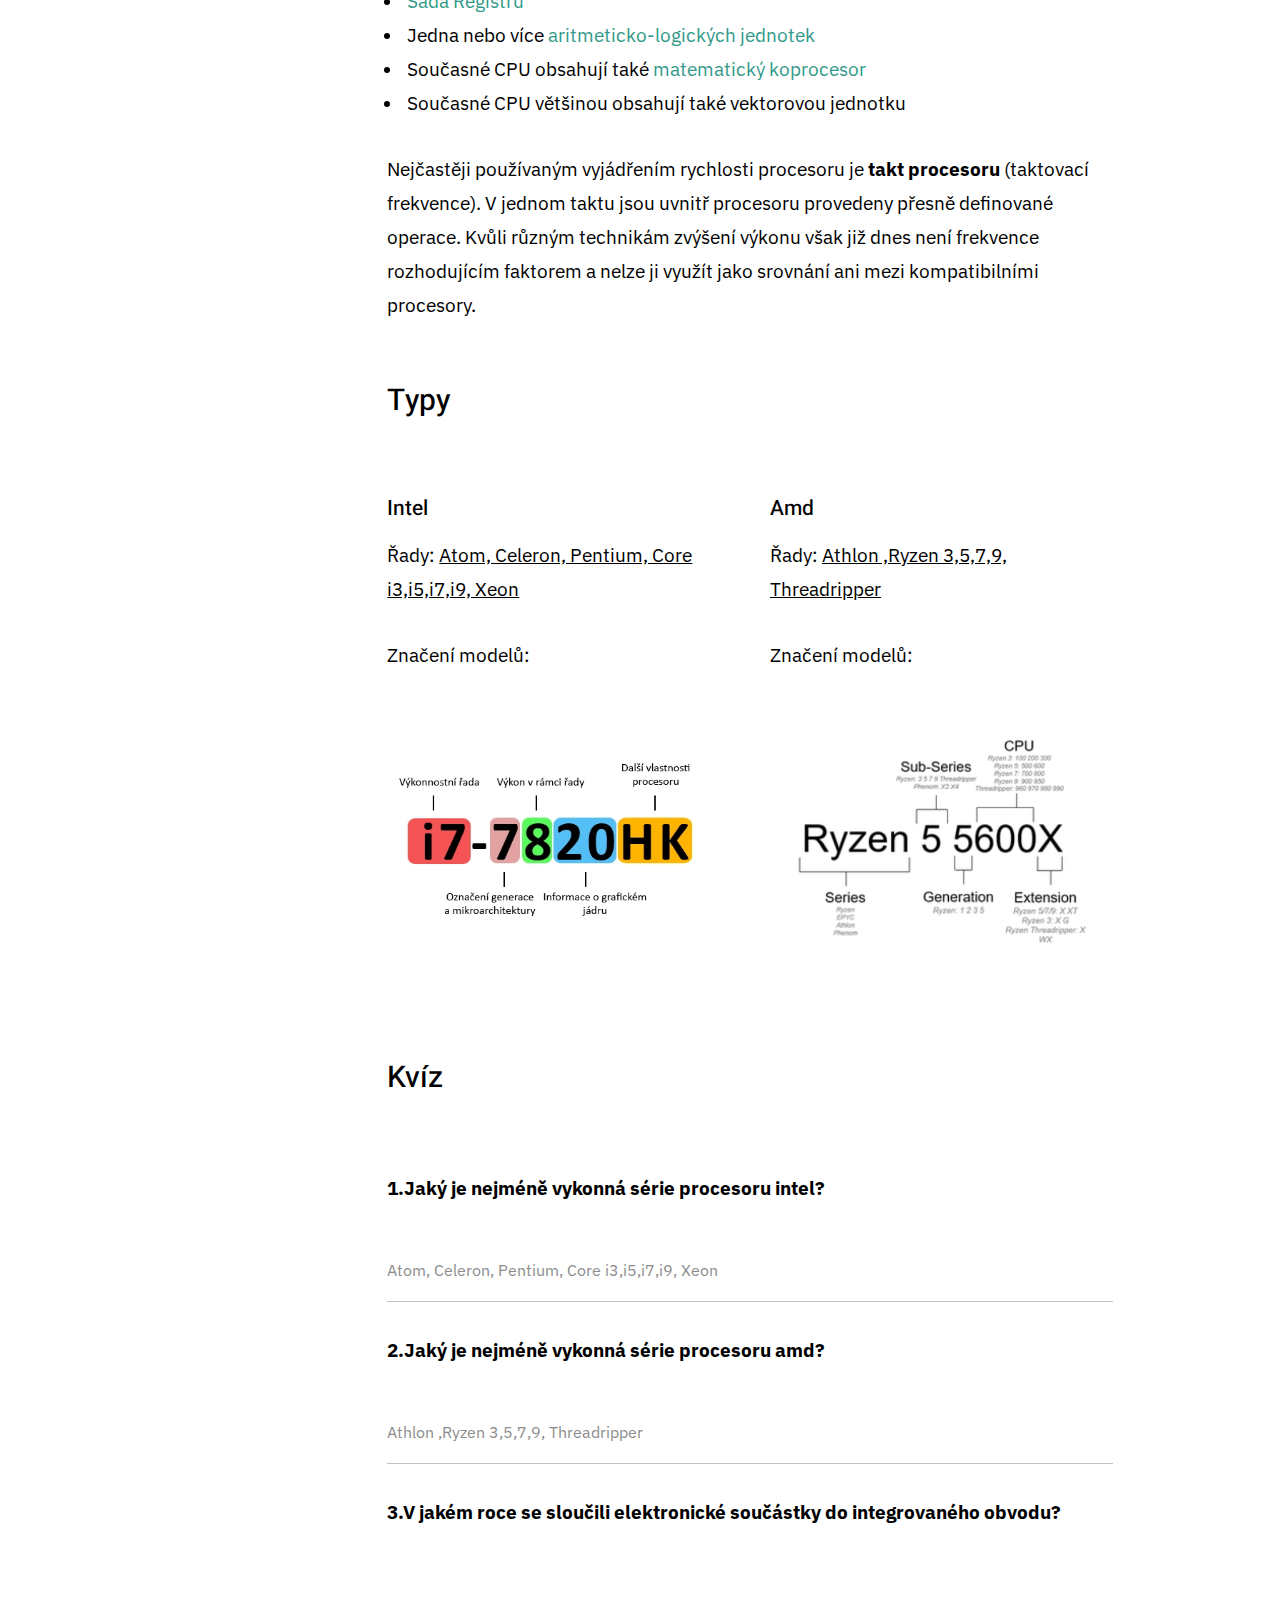
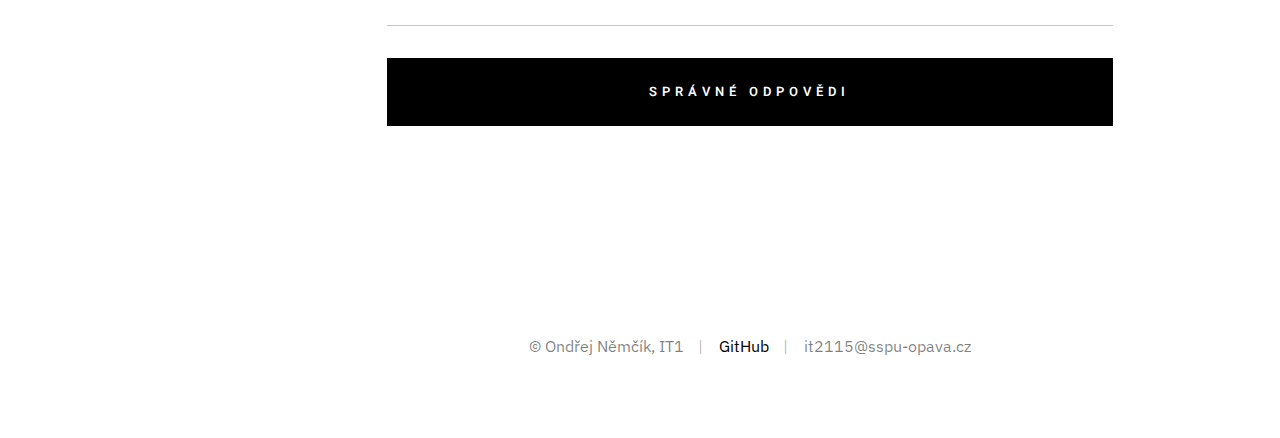
<file: cpu/cpu.html>
<!DOCTYPE html>
<html class="no-js" lang="cs">

<head>


    <meta charset="utf-8">
    <title>Hardware</title>
    <meta name="description" content="CPU | GPU | RAM | MOTHERBOARD">
    <meta name="viewport" content="width=device-width, initial-scale=1">
    <link rel="stylesheet" href="../css/base.css">
    <link rel="stylesheet" href="../css/vendor.css">
    <link rel="stylesheet" href="../css/main.css">
    <script src="../js/modernizr.js"></script>
    <link rel="icon" type="image/png" sizes="16x16" href="../img/pc-icon.png">

</head>

<body class="ss-bg-white">
    <div id="preloader">
        <div id="loader" class="dots-fade">
            <div></div>
            <div></div>
            <div></div>
        </div>
    </div>

    <div id="top" class="s-wrap site-wrapper">


        <header class="s-header">

            <div class="header__top">
                <div class="header__logo">
                    <h1 class="white">Hardware</h1>
                </div>


                <a href="#0" class="header__menu-toggle"><span>Menu</span></a>

            </div>

            <nav class="header__nav-wrap">

                <ul class="header__nav">
                    <li><a href="../index.html" title="">Home</a></li>
                    <li class="current"><a href="cpu.html" title="">Procesory</a></li>
                    <li><a href="../gpu/gpu.html" title="">Grafické karty</a></li>
                    <li><a href="../motherboard/motherboard.html" title="">Základní desky</a></li>
                    <li><a href="../ram/ram.html" title="">Ram paměti</a></li>
                    <li><a href="../storage/storage.html" title="">Uložistě</a></li>
                    <li><a href="../cooling/cooling.html" title="">Chlazení</a></li>
                    <li><a href="../powersupply/powersupply.html" title="">Zdroje</a></li>
                    <li><a href="../case/case.html" title="">Case</a></li>
                </ul>

            </nav>



        </header>

        <div class="s-content content animate-this">
            <main class="row content__page">

                <article class="column large-full entry format-gallery">

                    <div class="media-wrap entry__media">
                        <div class="entry__slider slider">
                            <div class="slider__slides">
                                <div class="slider__slide">
                                    <img src="img/intel.jpeg" alt="intel">
                                </div>
                                <div class="slider__slide">
                                    <img src="img/amd.jpg" alt="intel">
                                </div>
                                <div class="slider__slide">
                                    <img src="img/intel2.jpg" alt="intel">
                                </div>
                            </div>
                        </div>
                    </div>

                    <div class="content__page-header entry__header">
                        <h2 class="display-1 entry__title">Procesory</h2>

                    </div>

                    <div class="entry__content">

                        <p>
                            Zkratka <strong>CPU</strong>, anglicky central processing unit, je v informatice označení
                            základní
                            elektronické součásti v počítači, která umí vykonávat strojové instrukce, ze kterých je
                            tvořen počítačový program a obsluhovat jeho vstupy a výstupy. Historicky byl CPU složen z
                            velmi mnoha elektronických součástek, avšak kolem roku 1970 byly všechny potřebné obvody
                            sloučeny do jednoho integrovaného obvodu, který je označován jako <a
                                href="http://https://cs.wikipedia.org/wiki/Mikroprocesor">mikroprocesor</a> .
                        </p>

                        <p>
                            Procesor, který by vykonával program zapsaný ve vyšším programovacím jazyku, by byl příliš
                            složitý, a především omezený zaměřením daného jazyka. Proto jsou i moderní procesory stále
                            založeny na zpracování strojového kódu, to jest nevelké sady strojových instrukcí, které
                            více odpovídají způsobu práce procesoru než
                            způsobu práce programátora. Každá architektura procesorů definuje svůj vlastní strojový
                            jazyk. Například procesory x86 od firmy <a
                                href="http://https://www.intel.com/content/www/us/en/homepage.html">Intel</a> používají
                            jiný strojový kód než architektura
                            <a href="http://https://en.wikipedia.org/wiki/ARM_architecture_family">ARM</a> . Programy
                            psané ve vyšších jazycích se obvykle překládají do strojového kódu dané
                            architektury – ať už předem (pomoci tzv. <b>překladače</b>) nebo až za běhu programu (pomoci
                            <b>interpretu</b>)
                        </p>



                        <h2>Historie</h2>

                        <p>
                            Procesory prvních počítačů se skládaly z obvodů obsahujících množství tzv. diskrétních
                            součástek – <a href="http://https://cs.wikipedia.org/wiki/Elektronka"> elektronek</a>, <a
                                href="http://https://cs.wikipedia.org/wiki/Tranzistor">tranzistorů</a> , <a
                                href="http://https://cs.wikipedia.org/wiki/Rezistor">rezistorů</a> a <a
                                href="http://https://cs.wikipedia.org/wiki/Kondenz%C3%A1tor">kondenzátorů</a> . Takový
                            procesor mohl zabírat
                            i několik skříní. V 60. letech 20. století se začaly používat hybridní i monolitické
                            <b>integrované obvody</b>, kterých bylo pro vytvoření CPU potřeba několik desítek nebo
                            stovek. V
                            70. letech 20. století miniaturizace a zvyšování integrace dosáhly stádia, kdy podstatnou
                            část CPU bylo možné umístit do jediného integrovaného obvodu, který nazýváme mikroprocesor.
                            První mikroprocesory měly nepatrný výkon v porovnání s CPU tehdejších počítačů, ale postupně
                            se tento rozdíl snižoval, takže v současné době prakticky všechny počítače mají CPU tvořené
                            mikroprocesory.
                        </p>
                        <p>
                            <img src="img/tranzistor_pc.jpg" alt="tranzistor_pc">
                        </p>
                        <p>
                            Celková menší velikost mikroprocesoru, která je výsledkem realizace na jeden čip,
                            znamená rychlejší přepínací čas díky fyzickým faktorům, jako je například snížená hodnota
                            parazitní kapacity. Toto umožňuje synchronním mikroprocesorům mít frekvenci v rozmezí od
                            desítek MHz po několik GHz. Navíc se schopností vytvořit extrémně malé tranzistory na
                            integrovaných obvodech se také zvýšila složitost a množství na jednom procesoru, a to přímo
                            několikanásobně. Tento široce pozorovatelný trend je popsán <a
                                href="http://https://cs.wikipedia.org/wiki/Moor%C5%AFv_z%C3%A1kon"> Mooreovým
                                zákonem</a>, který byl
                            prokázán jako velmi přesným předpovídatelem pro růst komplikovanosti a složitosti procesorů
                            a integrovaných obvodů.
                        </p>

                        <h3>Stavba Procesoru</h3>

                        <p>
                            Současné procesory zachovávají tradiční vnitřní uspořádání procesoru, které bylo
                            rozpoznatelné i u prvních procesorů.
                        </p>

                        <img src="img/floorplan.jpg" alt="floorplan">

                        <p>
                            Procesory obsahují:
                        </p>

                        <ul>
                            <li> <a href="http://https://cs.wikipedia.org/wiki/%C5%98adi%C4%8D">Řadič</a> nebo řídicí
                                jednotka </li>
                            <li><a href="https://cs.wikipedia.org/wiki/Registr_procesoru">Sada Registrů</a></li>
                            <li>Jedna nebo více <a
                                    href="http://https://cs.wikipedia.org/wiki/Aritmeticko-logick%C3%A1_jednotka">aritmeticko-logických
                                    jednotek</a> </li>
                            <li>Současné CPU obsahují také <a
                                    href="http://https://cs.wikipedia.org/wiki/Matematick%C3%BD_koprocesor">matematický
                                    koprocesor</a> </li>
                            <li>Současné CPU většinou obsahují také vektorovou jednotku</li>
                        </ul>

                        <p>
                            Nejčastěji používaným vyjádřením rychlosti procesoru je <b>takt procesoru</b> (taktovací
                            frekvence). V jednom taktu jsou uvnitř procesoru provedeny přesně definované operace. Kvůli
                            různým technikám zvýšení výkonu však již dnes není frekvence rozhodujícím faktorem a nelze
                            ji využít jako srovnání ani mezi kompatibilními procesory.
                        </p>
                        <h2>Typy</h2>
                        <div class="row block-large-1-2 block-tab-full">
                            <div class="column">
                                <h4>Intel</h4>
                                <p>Řady: <u>Atom, Celeron, Pentium, Core i3,i5,i7,i9, Xeon</u> </p>
                                <p>Značení modelů:</p>
                                <img src="img/intelgraf.jpg" alt="graf intel">

                            </div>

                            <div class="column">
                                <h4>Amd</h4>
                                <p>Řady: <u>Athlon ,Ryzen 3,5,7,9, Threadripper </u></p>
                                <p>Značení modelů:</p>
                                <img src="img/amdgraf.png" alt="graf amd">
                            </div>
                        </div>

                    </div>

                </article>


                <div class="comments-wrap">



                </div>

                <div class="column large-12 comment-respond">


                    <div id="respond">

                        <h3 class="h2">Kvíz</h3>

                        <form name="kviz" id="kviz" method="post" autocomplete="off">
                            <fieldset>

                                <div class="form-field">
                                    <p><b>1.Jaký je nejméně vykonná série procesoru intel?</b></p>
                                    <input name="text" id="text1" class="full-width"
                                        placeholder="Atom, Celeron, Pentium, Core i3,i5,i7,i9, Xeon" value=""
                                        type="text">

                                </div>

                                <div class="form-field">
                                    <p><b>2.Jaký je nejméně vykonná série procesoru amd?</b></p>
                                    <input name="text" id="text2" class="full-width"
                                        placeholder="Athlon ,Ryzen 3,5,7,9, Threadripper" type="text">
                                </div>

                                <div class="form-field">
                                    <p><b>3.V jakém roce se sloučili elektronické součástky do integrovaného obvodu?</b>
                                    </p>
                                    <input name="text" id="text3" class="full-width" type="text">
                                </div>


                                <button type="button" class="btn btn--primary btn-wide btn--large full-width"
                                    onclick="alert('Správné odpovědi:\n 1.Xeon\n 2.Athlon\n 3.1960')">Správné
                                    odpovědi</button>

                            </fieldset>
                        </form>
                    </div>

                </div>


            </main>
        </div>
    </div>



    <footer class="s-footer animate-this">
        <div class="row">
            <div class="column large-full footer__content">
                <div class="footer__copyright">
                    <span>© Ondřej Němčík, IT1</span>
                    <span><a href="https://github.com/Endru88">GitHub</a></span>
                    <span>it2115@sspu-opava.cz</span>
                </div>
            </div>
        </div>
    </footer>





    <script src="../js/jquery-3.2.1.min.js"></script>
    <script src="../js/plugins.js"></script>
    <script src="../js/main.js"></script>


</body>
</file>
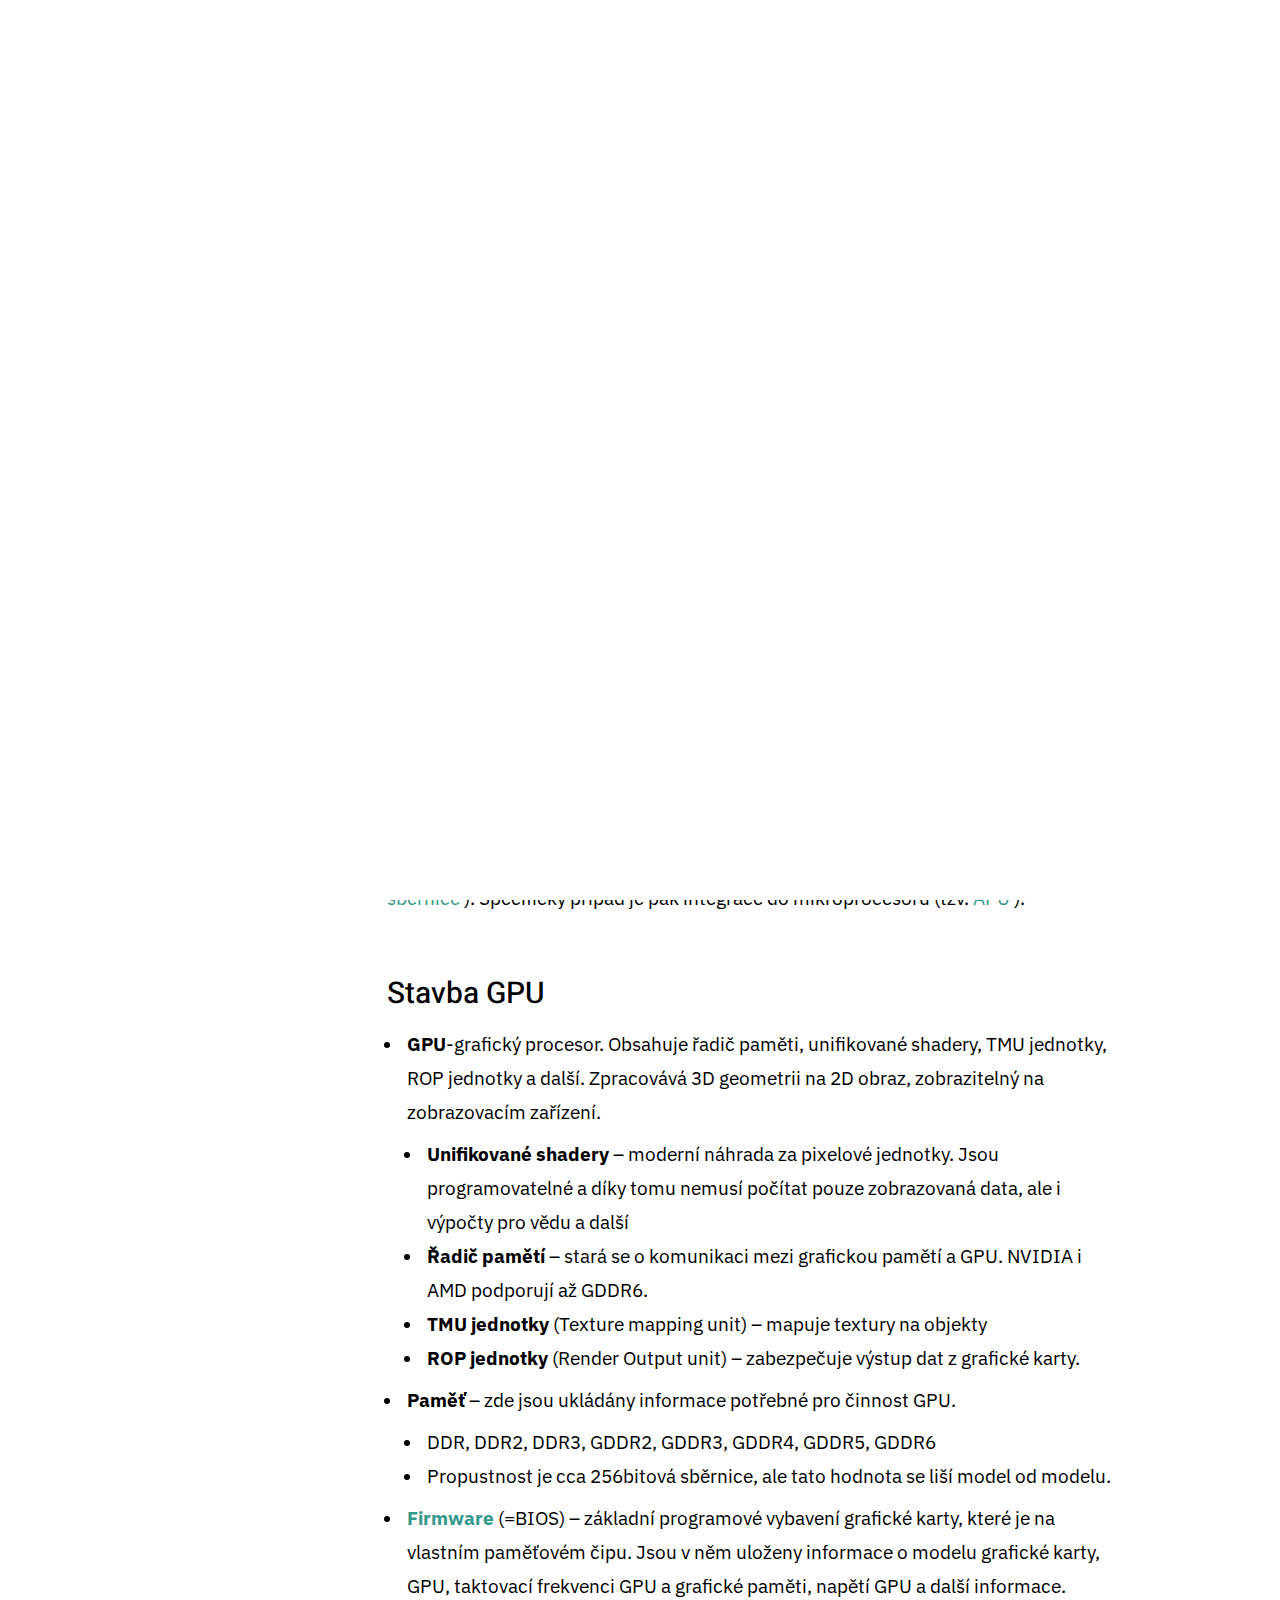
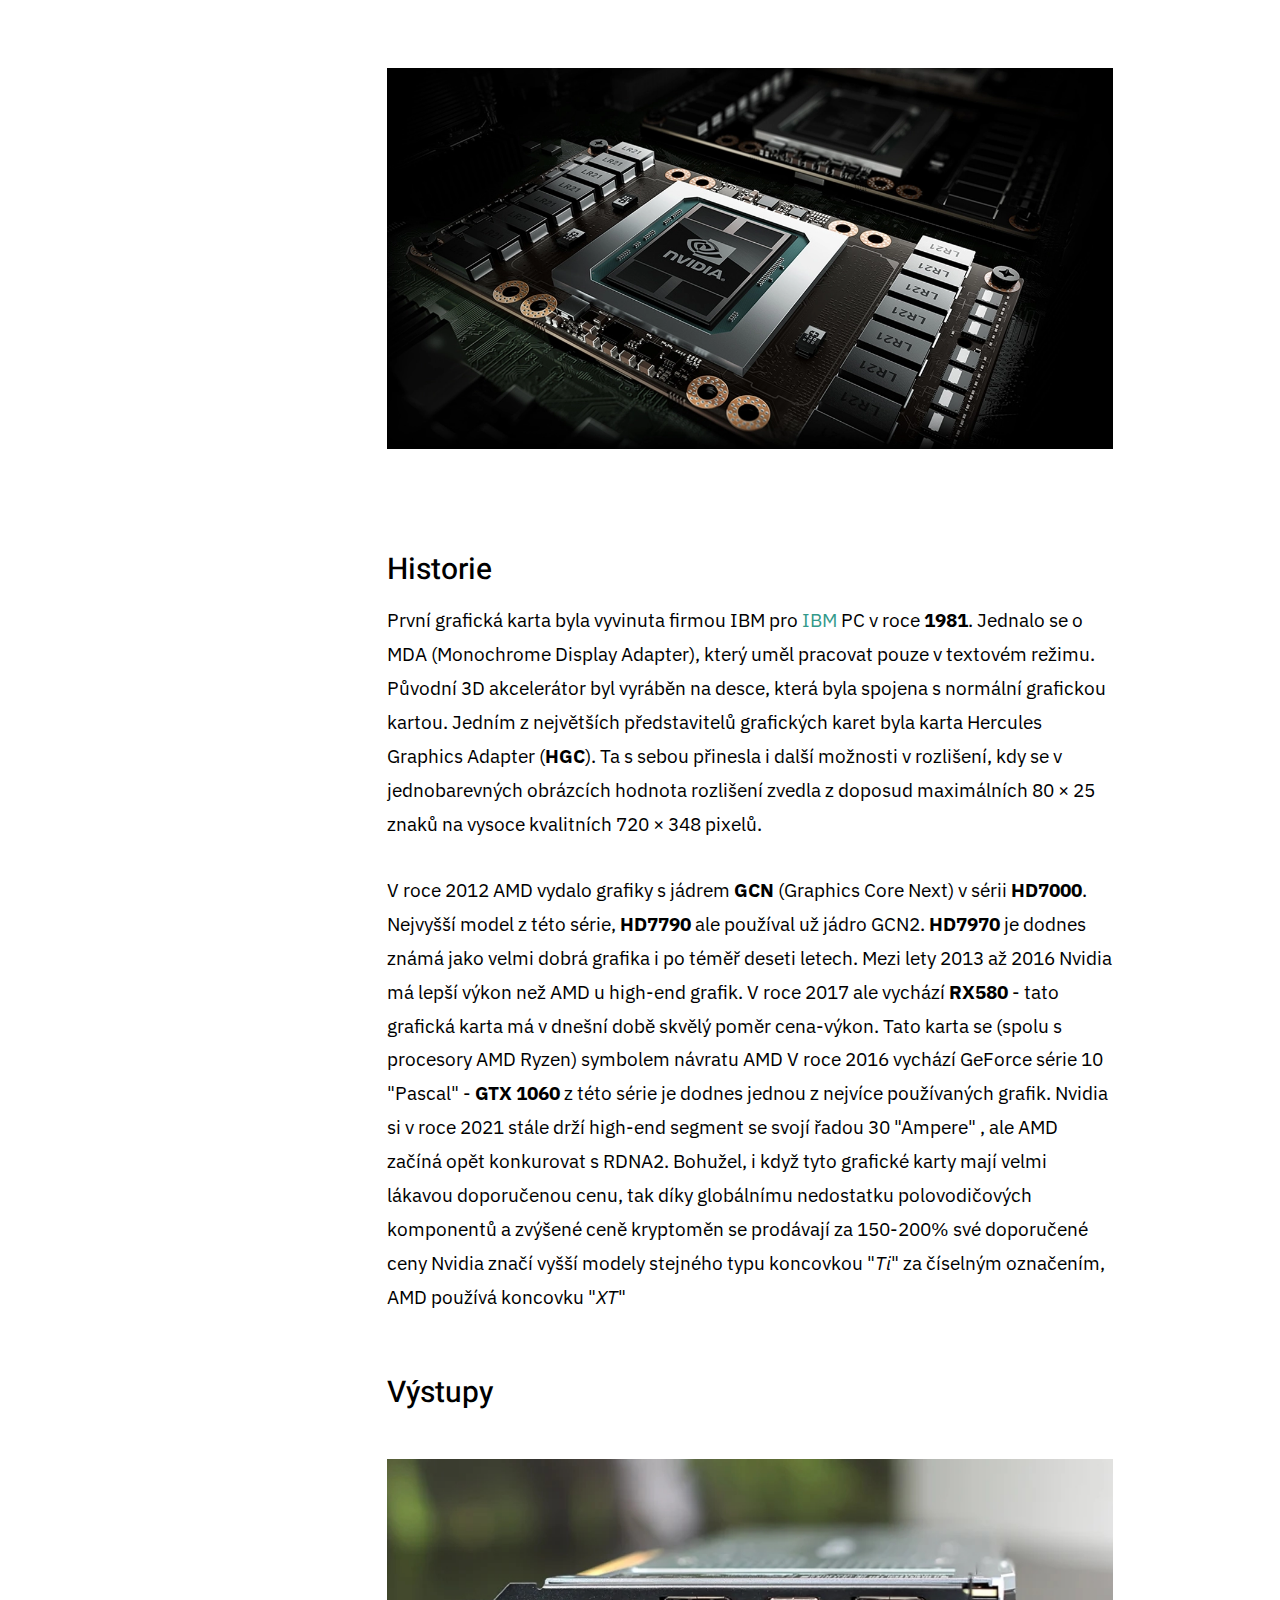
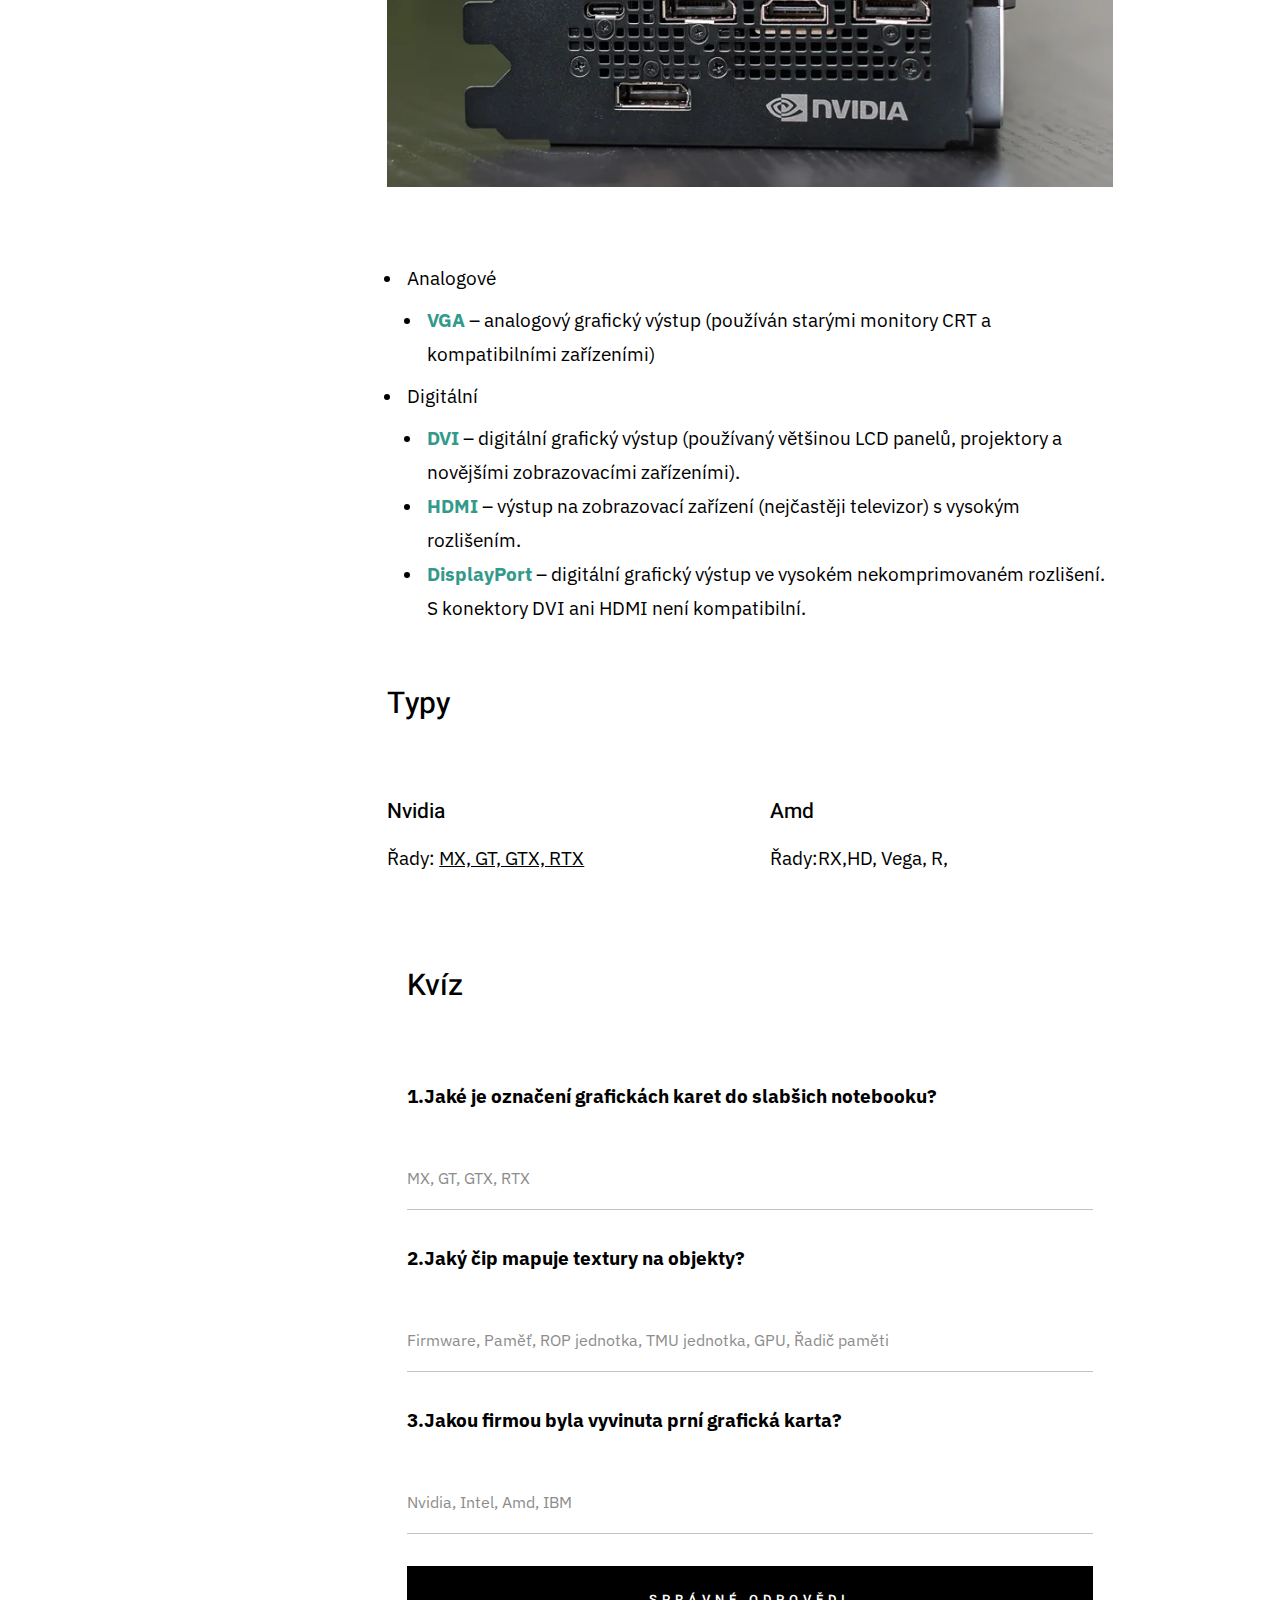
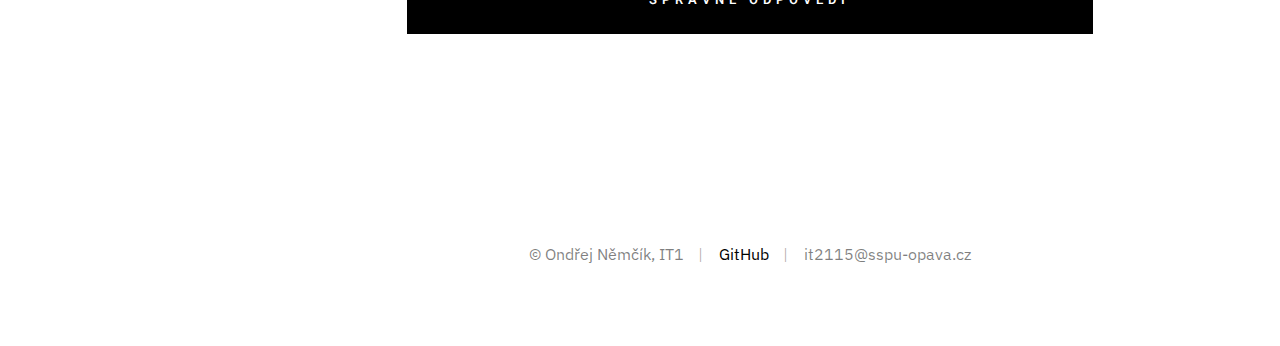
<file: gpu/gpu.html>
<!DOCTYPE html>
<html class="no-js" lang="cs">

<head>


    <meta charset="utf-8">
    <title>Hardware</title>
    <meta name="description" content="CPU | GPU | RAM | MOTHERBOARD">
    <meta name="viewport" content="width=device-width, initial-scale=1">
    <link rel="stylesheet" href="../css/base.css">
    <link rel="stylesheet" href="../css/vendor.css">
    <link rel="stylesheet" href="../css/main.css">
    <script src="../js/modernizr.js"></script>
    <link rel="icon" type="image/png" sizes="16x16" href="../img/pc-icon.png">

</head>

<body class="ss-bg-white">
    <div id="preloader">
        <div id="loader" class="dots-fade">
            <div></div>
            <div></div>
            <div></div>
        </div>
    </div>

    <header class="s-header">

        <div class="header__top">
            <div class="header__logo">
                <h1 class="white">Hardware</h1>
            </div>


            <a href="#0" class="header__menu-toggle"><span>Menu</span></a>

        </div>

        <nav class="header__nav-wrap">

            <ul class="header__nav">
                <li><a href="../index.html" title="">Home</a></li>
                <li><a href="../cpu/cpu.html" title="">Procesory</a></li>
                <li class="current"><a href="gpu.html" title="">Grafické karty</a></li>
                <li><a href="../motherboard/motherboard.html" title="">Základní desky</a></li>
                <li><a href="../ram/ram.html" title="">Ram paměti</a></li>
                <li><a href="../storage/storage.html" title="">Uložistě</a></li>
                <li><a href="../cooling/cooling.html" title="">Chlazení</a></li>
                <li><a href="../powersupply/powersupply.html" title="">Zdroje</a></li>
                <li><a href="../case/case.html" title="">Case</a></li>
            </ul>

        </nav>



    </header>



    <div class="s-content content animate-this">
        <main class="row content__page">

            <article class="column large-full entry format-gallery">

                <div class="media-wrap entry__media">
                    <div class="entry__slider slider">
                        <div class="slider__slides">
                            <div class="slider__slide">
                                <img src="img/3080.jpg" alt="grafická karta nvidia">
                            </div>
                            <div class="slider__slide">
                                <img src="img/radeon.jpg" alt="grafická karta radeon">
                            </div>
                            <div class="slider__slide">
                                <img src="img/gpu.jpeg" alt="intel grafika">
                            </div>
                        </div>
                    </div>
                </div>

                <div class="content__page-header entry__header">
                    <h2 class="display-1 entry__title">
                        Grafické karty
                    </h2>

                </div>

                <div class="entry__content">

                    <p>
                        Grafická karta je v informatice součást <a
                            href="http://https://cs.wikipedia.org/wiki/Po%C4%8D%C3%ADta%C4%8D">počítače</a> , jejímž
                        úkolem je vytvářet grafický výstup na
                        monitoru. Hlavní součástí grafické karty je <a
                            href="http://https://cs.wikipedia.org/wiki/GPU">grafický procesor</a>
                        (<strong>GPU</strong>), který slouží pro rychlé a
                        efektivní změny obsahu grafické paměti (viz framebuffer) a tím i změny obrazu viditelného na
                        monitoru. Grafická karta může být <strong>integrovaná</strong> (tj. používá <a
                            href="http://https://cs.wikipedia.org/wiki/Opera%C4%8Dn%C3%AD_pam%C4%9B%C5%A5">operační
                            paměť</a> počítače, je výrobci
                        prezentována jako levnější) nebo <strong>dedikovaná</strong> (má vlastní videopaměť a je typicky
                        inzerována jako
                        výkonnější), přičemž nezáleží na tom, zda je grafická karta na vlastní samostatné desce (a
                        vložena do slotu <a href="http://https://cs.wikipedia.org/wiki/Sb%C4%9Brnice">sběrnice</a> ).
                        Specifický případ je pak integrace do mikroprocesoru (tzv. <a
                            href="http://https://cs.wikipedia.org/wiki/Apu">APU</a> ).
                    </p>
                    <h2>Stavba GPU</h2>
                    
                    <ul>
                        <li><strong>GPU</strong>-grafický procesor. Obsahuje řadič paměti, unifikované shadery, TMU
                            jednotky, ROP
                            jednotky a další. Zpracovává 3D geometrii na 2D obraz, zobrazitelný na zobrazovacím
                            zařízení.
                            <ul>
                                <li><strong>Unifikované shadery</strong> – moderní náhrada za pixelové jednotky. Jsou
                                    programovatelné a
                                    díky tomu nemusí počítat pouze zobrazovaná data, ale i výpočty pro vědu a další</li>
                                <li><strong>Řadič pamětí</strong> – stará se o komunikaci mezi grafickou pamětí a GPU.
                                    NVIDIA i AMD
                                    podporují až GDDR6.</li>
                                <li><b>TMU jednotky</b> (Texture mapping unit) – mapuje textury na objekty</li>
                                <li><b>ROP jednotky</b> (Render Output unit) – zabezpečuje výstup dat z grafické karty.
                                </li>
                            </ul>
                        </li>
                        <li><b>Paměť</b> – zde jsou ukládány informace potřebné pro činnost GPU.
                        <ul>
                            <li>DDR, DDR2, DDR3, GDDR2, GDDR3, GDDR4, GDDR5, GDDR6</li>
                            <li>Propustnost je cca 256bitová sběrnice, ale tato hodnota se liší model od modelu.</li>
                        </ul></li>
                        <li> <b><a href="http://https://cs.wikipedia.org/wiki/Firmware">Firmware</a></b> (=BIOS) –
                            základní programové vybavení grafické karty, které je na vlastním
                            paměťovém čipu. Jsou v něm uloženy informace o modelu grafické karty, GPU, taktovací
                            frekvenci GPU a grafické paměti, napětí GPU a další informace.</li>

                    </ul>
                    

                    <p>
                        <img src="img/chip.jpeg" alt="chip">
                    </p>

                    <h2>Historie</h2>

                    <p>
                        První grafická karta byla vyvinuta firmou IBM pro <a
                            href="http://https://cs.wikipedia.org/wiki/IBM">IBM</a> PC v roce <b>1981</b>. Jednalo se o
                        MDA
                        (Monochrome Display Adapter), který uměl pracovat pouze v textovém režimu.
                        Původní 3D akcelerátor byl vyráběn na desce, která byla spojena s normální grafickou kartou.
                        Jedním z největších představitelů grafických karet byla karta Hercules Graphics Adapter
                        (<b>HGC</b>).
                        Ta s sebou přinesla i další možnosti v rozlišení, kdy se v jednobarevných obrázcích hodnota
                        rozlišení zvedla z doposud maximálních 80 × 25 znaků na vysoce kvalitních 720 × 348 pixelů.
                    </p>



                    <p>
                        V roce 2012 AMD vydalo grafiky s jádrem <b>GCN</b> (Graphics Core Next) v sérii <b>HD7000</b>.
                        Nejvyšší model
                        z této série, <b>HD7790</b> ale používal už jádro GCN2. <b>HD7970</b> je dodnes známá jako velmi
                        dobrá grafika
                        i po téměř deseti letech.
                        Mezi lety 2013 až 2016 Nvidia má lepší výkon než AMD u high-end grafik. V roce 2017 ale vychází
                        <b>RX580</b> - tato grafická karta má v dnešní době skvělý poměr cena-výkon. Tato karta se
                        (spolu s
                        procesory AMD Ryzen) symbolem návratu AMD
                        V roce 2016 vychází GeForce série 10 "Pascal" - <b>GTX 1060</b> z této série je dodnes jednou z
                        nejvíce
                        používaných grafik.
                        Nvidia si v roce 2021 stále drží high-end segment se svojí řadou 30 "Ampere" , ale AMD začíná
                        opět konkurovat s RDNA2. Bohužel, i když tyto grafické karty mají velmi lákavou doporučenou
                        cenu, tak díky globálnímu nedostatku polovodičových komponentů a zvýšené ceně kryptoměn se
                        prodávají za 150-200% své doporučené ceny
                        Nvidia značí vyšší modely stejného typu koncovkou "<i>Ti</i>" za číselným označením, AMD používá
                        koncovku "<i>XT</i>"
                    </p>

                    <h2>Výstupy</h2>

                    <p>
                        <img src="img/konektory.jpeg" alt="konektory">
                    </p>

                    <ul>
                        <li>Analogové
                            <ul>
                                <li><b> <a href="https://cs.wikipedia.org/wiki/VGA">VGA</a> </b> – analogový grafický
                                    výstup (používán starými monitory CRT a kompatibilními
                                    zařízeními)</li>
                            </ul>
                        </li>
                        <li>Digitální
                            <ul>
                                <li><b> <a href="http://https://cs.wikipedia.org/wiki/Digital_Visual_Interface">DVI</a>
                                    </b> – digitální grafický výstup (používaný většinou LCD panelů, projektory a
                                    novějšími zobrazovacími zařízeními).</li>
                                <li><b> <a href="http://https://cs.wikipedia.org/wiki/HDMI">HDMI</a> </b> – výstup na
                                    zobrazovací zařízení (nejčastěji televizor) s vysokým rozlišením.
                                </li>
                                <li><b> <a href="http://https://cs.wikipedia.org/wiki/DisplayPort">DisplayPort</a> </b>
                                    – digitální grafický výstup ve vysokém nekomprimovaném rozlišení. S
                                    konektory DVI ani HDMI není kompatibilní.</li>
                            </ul>
                        </li>
                    </ul>

                </div>

                <h2>Typy</h2>
                <div class="row block-large-1-2 block-tab-full">
                    <div class="column">
                        <h4>Nvidia</h4>
                        <p>Řady: <u>MX, GT, GTX, RTX</u> </p>



                    </div>

                    <div class="column">
                        <h4>Amd</h4>
                        <p>Řady:RX,HD, Vega, R, <u> </u></p>


                    </div>
                </div>

                <div class="column large-12 comment-respond">


                    <div id="respond">

                        <h3 class="h2">Kvíz</h3>

                        <form name="kviz" id="kviz" method="post" autocomplete="off">
                            <fieldset>

                                <div class="form-field">
                                    <p><b>1.Jaké je označení grafickách karet do slabšich notebooku?</b></p>
                                    <input name="text" id="text1" class="full-width" placeholder="MX, GT, GTX, RTX"
                                         type="text">

                                </div>

                                <div class="form-field">
                                    <p><b>2.Jaký čip mapuje textury na objekty?</b></p>
                                    <input name="text" id="text2" class="full-width"
                                        placeholder="Firmware, Paměť, ROP jednotka, TMU jednotka, GPU, Řadič paměti"
                                         type="text">
                                </div>

                                <div class="form-field">
                                    <p><b>3.Jakou firmou byla vyvinuta prní grafická karta?</b></p>
                                    <input name="text" id="text3" class="full-width"
                                        placeholder="Nvidia, Intel, Amd, IBM" type="text">
                                </div>


                                <button type="button" class="btn btn--primary btn-wide btn--large full-width"
                                    onclick="alert('Správné odpovědi:\n 1.MX\n 2.TMU jednotka\n 3.IMB')">Správné
                                    odpovědi</button>

                            </fieldset>
                        </form>
                    </div>

                </div>
                </article>
        </main>

    </div>



    <footer class="s-footer animate-this">
        <div class="row">
            <div class="column large-full footer__content">
                <div class="footer__copyright">
                    <span>© Ondřej Němčík, IT1</span>
                    <span><a href="https://github.com/Endru88">GitHub</a></span>
                    <span>it2115@sspu-opava.cz</span>
                </div>
            </div>
        </div>
    </footer>





    <script src="../js/jquery-3.2.1.min.js"></script>
    <script src="../js/plugins.js"></script>
    <script src="../js/main.js"></script>

</body>
</file>
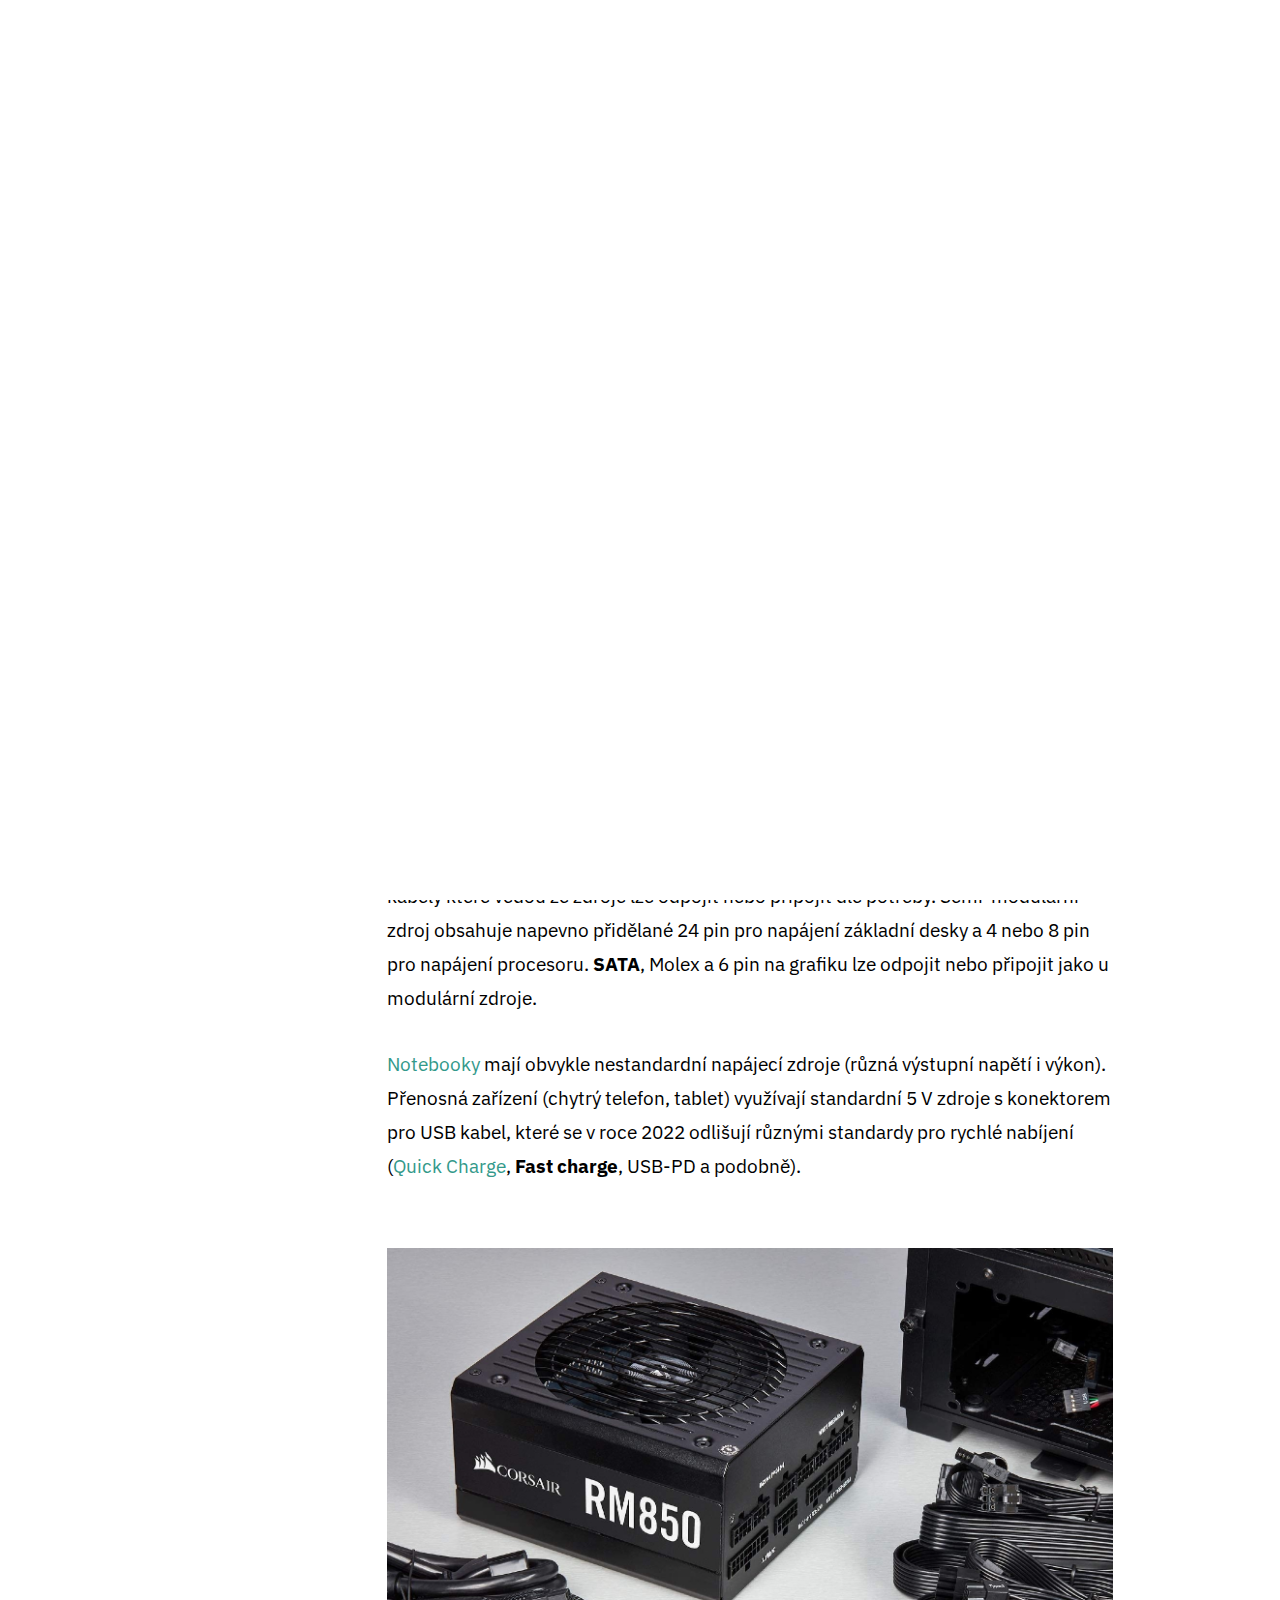
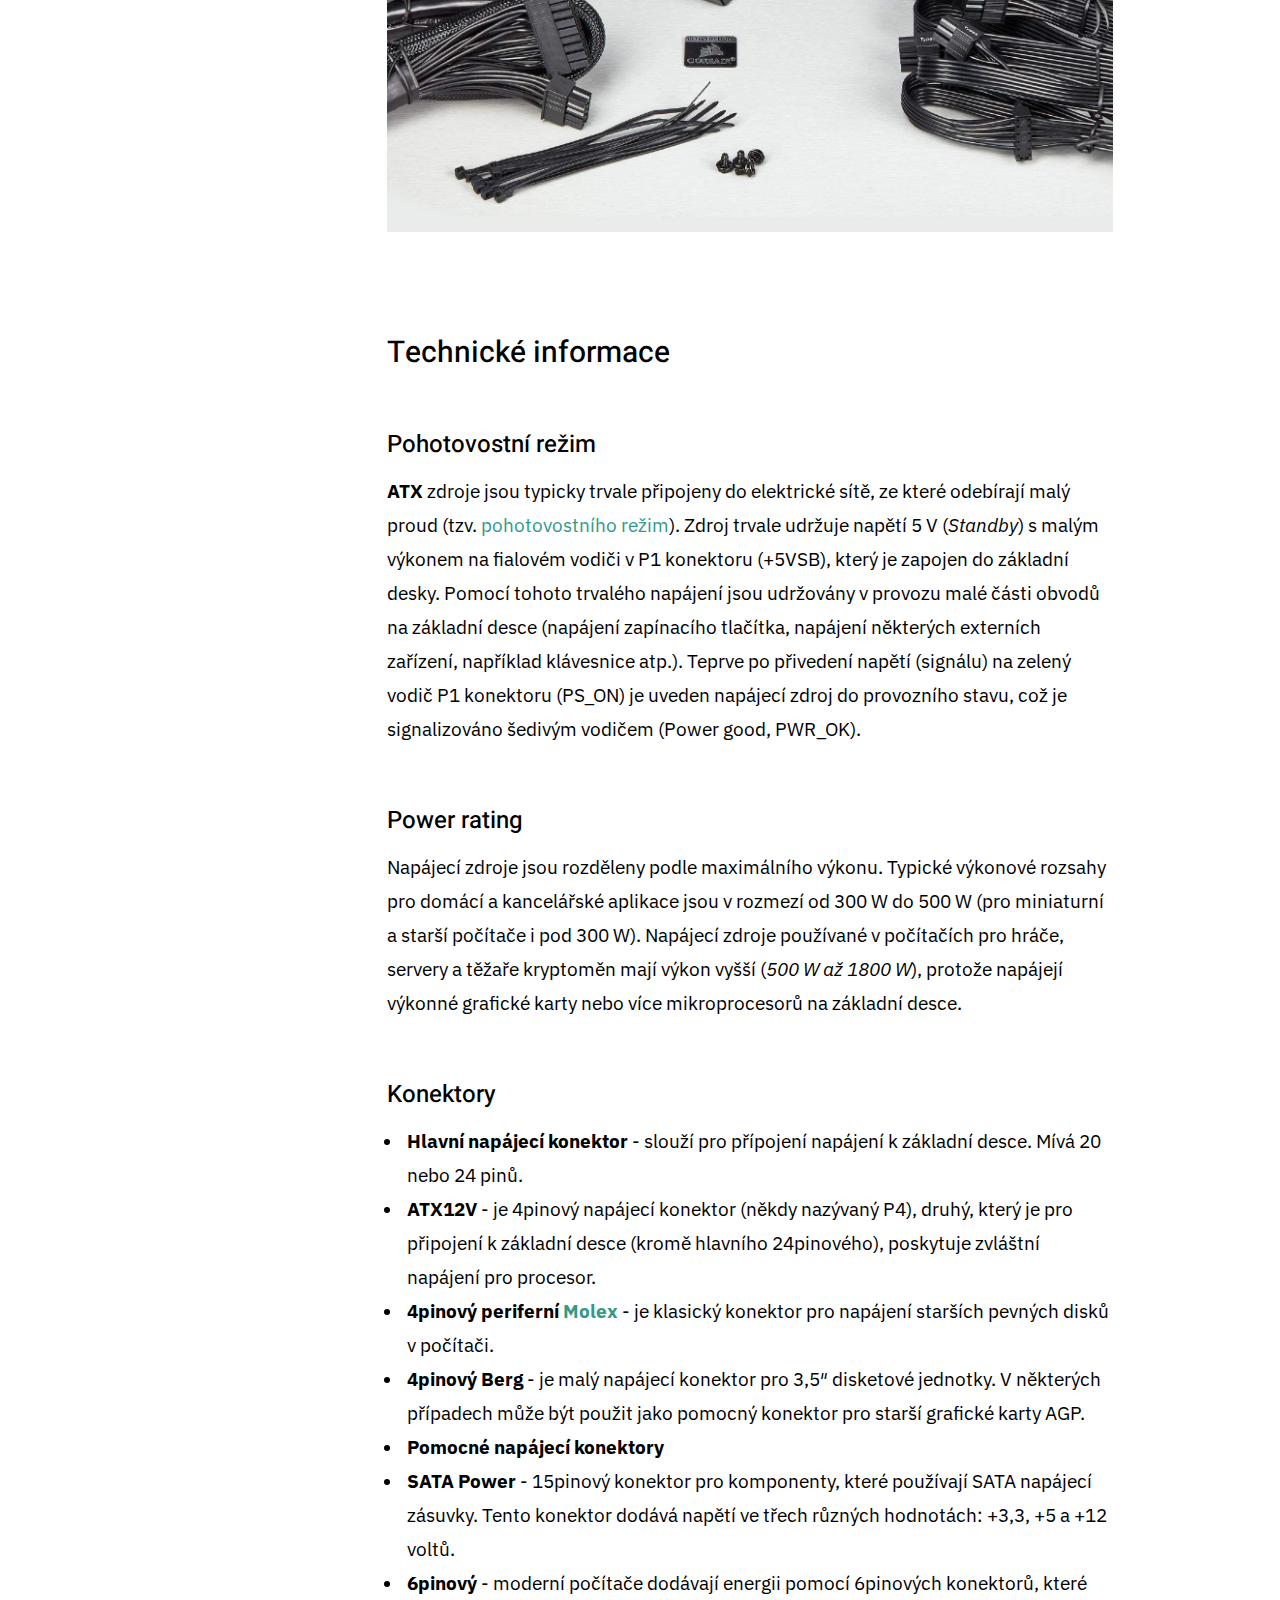
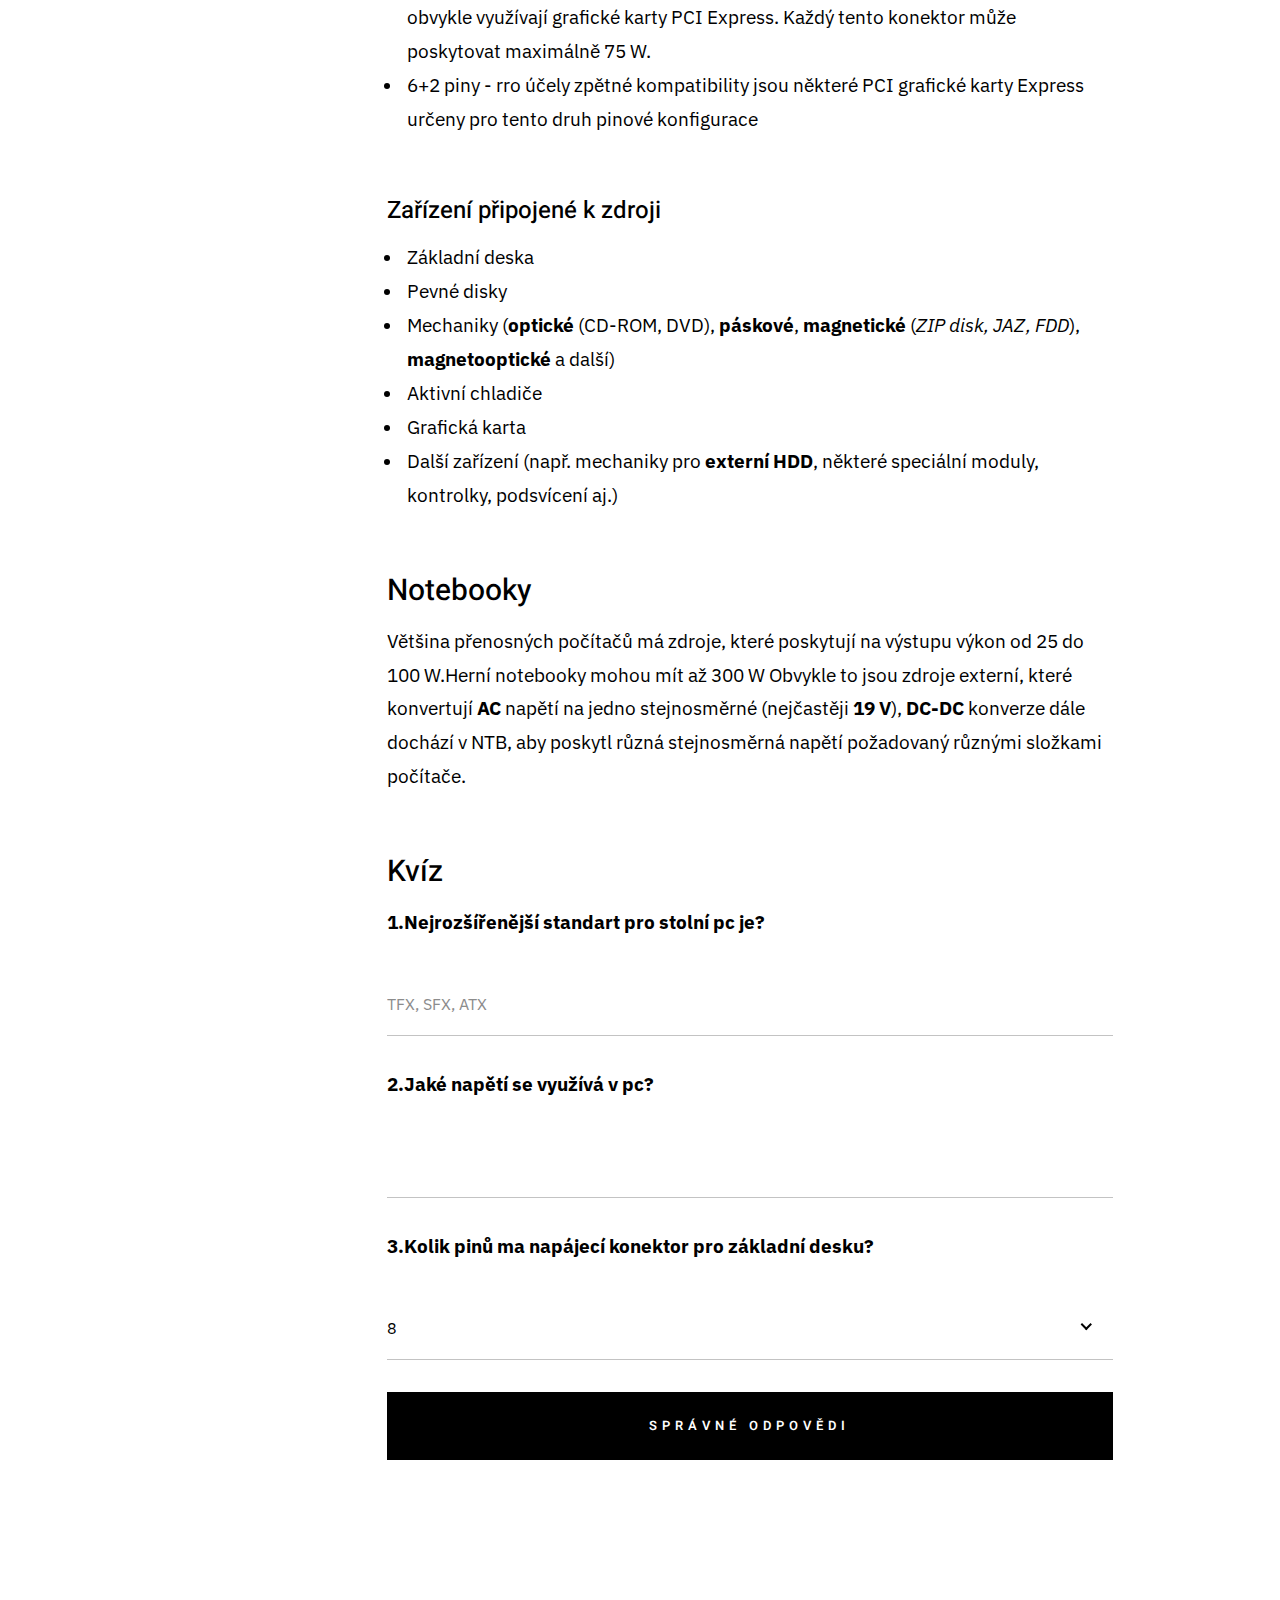
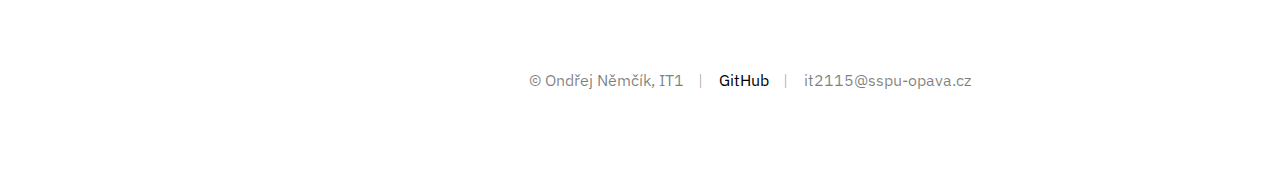
<file: powersupply/powersupply.html>
<!DOCTYPE html>
<html class="no-js" lang="cs">

<head>


    <meta charset="utf-8">
    <title>Hardware</title>
    <meta name="description" content="CPU | GPU | RAM | MOTHERBOARD">
    <meta name="viewport" content="width=device-width, initial-scale=1">
    <link rel="stylesheet" href="../css/base.css">
    <link rel="stylesheet" href="../css/vendor.css">
    <link rel="stylesheet" href="../css/main.css">
    <script src="../js/modernizr.js"></script>
    <link rel="icon" type="image/png" sizes="16x16" href="../img/pc-icon.png">

</head>

<body class="ss-bg-white">
    <div id="preloader">
        <div id="loader" class="dots-fade">
            <div></div>
            <div></div>
            <div></div>
        </div>
    </div>
    <header class="s-header">

        <div class="header__top">
            <div class="header__logo">
                <h1 class="white">Hardware</h1>
            </div>


            <a href="#0" class="header__menu-toggle"><span>Menu</span></a>

        </div>

        <nav class="header__nav-wrap">

            <ul class="header__nav">
                <li><a href="../index.html" title="">Home</a></li>
                <li><a href="../cpu/cpu.html" title="">Procesory</a></li>
                <li><a href="../gpu/gpu.html" title="">Grafické karty</a></li>
                <li><a href="../motherboard/motherboard.html" title="">Základní desky</a></li>
                <li><a href="../ram/ram.html" title="">Ram paměti</a></li>
                <li><a href="../storage/storage.html" title="">Uložistě</a></li>
                <li><a href="../cooling/cooling.html" title="">Chlazení</a></li>
                <li class="current"><a href="powersupply.html" title="">Zdroje</a></li>
                <li><a href="../case/case.html" title="">Case</a></li>
            </ul>

        </nav>



    </header>



    <div class="s-content content animate-this">
        <main class="row content__page">

            <article class="column large-full entry format-gallery">

                <div class="media-wrap entry__media">
                    <div class="entry__slider slider">
                        <div class="slider__slides">
                            <div class="slider__slide">
                                <img src="img/Asus.jpg" alt="powersupply">
                            </div>
                            <div class="slider__slide">
                                <img src="img/corsair2.png" alt="powersupply">
                            </div>
                            <div class="slider__slide">
                                <img src="img/corsair.jpg" alt="powersupply">
                            </div>
                        </div>
                    </div>
                </div>

                <div class="content__page-header entry__header">
                    <h2 class="display-1 entry__title">
                        Zdroje
                    </h2>

                </div>

                <div class="entry__content">

                    <p>
                        je v <a href="http://https://cs.wikipedia.org/wiki/Informatika">informatice</a> zařízení
                        sloužící ke transformaci nízkého napětí (ze zásuvky, tj. <i>110 až 240</i>
                        voltů) na malé napětí používané uvnitř počítače (3,3 až 12 V).
                    </p>

                    <p>
                        V roce 2022 je nejrozšířenějším standardem pro stolní počítače typ <a
                            href="http://https://cs.wikipedia.org/wiki/ATX">ATX</a> (nebo jejich zmenšené
                        varianty <b>TFX, SFX</b>) a jsou vyráběny pro různý elektrický výkon (např. 350 wattů, 400, 450,
                        … 700
                        W i více). Nejnovější verze standardu ATX je 2.31 (z poloviny r. 2008). Dále zdroje mohou být
                        modulární a semi-modulární. Modulární znamená že kabely které vedou ze zdroje lze odpojit nebo
                        připojit dle potřeby. Semi-modulární zdroj obsahuje napevno přidělané 24 pin pro napájení
                        základní desky a 4 nebo 8 pin pro napájení procesoru. <b>SATA</b>, Molex a 6 pin na grafiku lze
                        odpojit
                        nebo připojit jako u modulární zdroje.
                    </p>

                    <p>
                        <a href="http://https://cs.wikipedia.org/wiki/Notebook">Notebooky</a> mají obvykle nestandardní
                        napájecí zdroje (různá výstupní napětí i výkon). Přenosná
                        zařízení (chytrý telefon, tablet) využívají standardní <b></b>5 V zdroje s konektorem pro USB
                        kabel,
                        které se v roce 2022 odlišují různými standardy pro rychlé nabíjení (<a
                            href="http://https://cs.wikipedia.org/wiki/Quick_Charge">Quick Charge</a>, <b>Fast
                            charge</b>,
                        USB-PD a podobně).
                    </p>

                    <p>
                        <img src="img/psu.jpg" alt="powersupply">
                    </p>

                    <h2>Technické informace</h2>

                    <h3>Pohotovostní režim</h3>

                    <p>
                        <b>ATX</b> zdroje jsou typicky trvale připojeny do elektrické sítě, ze které odebírají malý
                        proud (tzv.
                        <a href="http://https://cs.wikipedia.org/wiki/Pohotovostn%C3%AD_spot%C5%99eba_elekt%C5%99iny">pohotovostního
                            režim</a>). Zdroj trvale udržuje napětí 5 V (<i>Standby</i>) s malým výkonem na fialovém
                        vodiči v P1 konektoru (+5VSB), který je zapojen do základní desky. Pomocí tohoto trvalého
                        napájení jsou udržovány v provozu malé části obvodů na základní desce (napájení zapínacího
                        tlačítka, napájení některých externích zařízení, například klávesnice atp.). Teprve po přivedení
                        napětí (signálu) na zelený vodič P1 konektoru (PS_ON) je uveden napájecí zdroj do provozního
                        stavu, což je signalizováno šedivým vodičem (Power good, PWR_OK).
                    </p>

                    <h3>Power rating</h3>

                    <p>
                        Napájecí zdroje jsou rozděleny podle maximálního výkonu. Typické výkonové rozsahy pro domácí a
                        kancelářské aplikace jsou v rozmezí od 300 W do 500 W (pro miniaturní a starší počítače i pod
                        300 W). Napájecí zdroje používané v počítačích pro hráče, servery a těžaře kryptoměn mají výkon
                        vyšší (<i>500 W až 1800 W</i>), protože napájejí výkonné grafické karty nebo více mikroprocesorů
                        na
                        základní desce.
                    </p>

                    <h3>Konektory</h3>

                    <ul>
                        <li><b>Hlavní napájecí konektor</b> - slouží pro přípojení napájení k základní desce. Mívá 20
                            nebo 24
                            pinů.</li>
                        <li><b>ATX12V </b>- je 4pinový napájecí konektor (někdy nazývaný P4), druhý, který je pro
                            připojení k
                            základní desce (kromě hlavního 24pinového), poskytuje zvláštní napájení pro procesor.</li>
                        <li><b>4pinový periferní <a
                                    href="http://https://cs.wikipedia.org/wiki/MOLEX_(konektor)">Molex</a></b> - je
                            klasický konektor pro napájení starších pevných disků v
                            počítači.</li>
                        <li><b>4pinový Berg</b> - je malý napájecí konektor pro 3,5″ disketové jednotky. V některých
                            případech
                            může být použit jako pomocný konektor pro starší grafické karty AGP.</li>
                        <li><b>Pomocné napájecí konektory</b></li>
                        <li><b>SATA Power</b> - 15pinový konektor pro komponenty, které používají SATA napájecí zásuvky.
                            Tento
                            konektor dodává napětí ve třech různých hodnotách: +3,3, +5 a +12 voltů.</li>
                        <li><b>6pinový</b> - moderní počítače dodávají energii pomocí 6pinových konektorů, které obvykle
                            využívají grafické karty PCI Express. Každý tento konektor může poskytovat maximálně 75 W.
                        </li>
                        <li>6+2 piny - rro účely zpětné kompatibility jsou některé PCI grafické karty Express určeny pro
                            tento druh pinové konfigurace</li>
                    </ul>

                    <h3>Zařízení připojené k zdroji</h3>

                    <ul>
                        <li>Základní deska</li>
                        <li>Pevné disky</li>
                        <li>Mechaniky (<b>optické</b> (CD-ROM, DVD), <b>páskové</b>, <b>magnetické</b> (<i>ZIP disk,
                                JAZ, FDD</i>), <b>magnetooptické</b> a
                            další)</li>
                        <li>Aktivní chladiče</li>
                        <li>Grafická karta</li>
                        <li>Další zařízení (např. mechaniky pro <b>externí HDD</b>, některé speciální moduly, kontrolky,
                            podsvícení aj.)</li>
                    </ul>

                    <h2>Notebooky</h2>

                    <p>
                        Většina přenosných počítačů má zdroje, které poskytují na výstupu výkon od 25 do 100 W.Herní
                        notebooky mohou mít až 300 W Obvykle to jsou zdroje externí, které konvertují <b>AC</b> napětí
                        na jedno
                        stejnosměrné (nejčastěji <b>19 V</b>), <b>DC-DC</b> konverze dále dochází v NTB, aby poskytl
                        různá
                        stejnosměrná napětí požadovaný různými složkami počítače.
                    </p>



                </div>



                <div id="respond">

                    <h3 class="h2">Kvíz</h3>

                    <form name="kviz" id="kviz" method="post" autocomplete="off">
                        <fieldset>

                            <div class="form-field">
                                <p><b>1.Nejrozšířenější standart pro stolní pc je?</b></p>
                                <input name="text" id="text1" class="full-width" placeholder="TFX, SFX, ATX"
                                    type="text">

                            </div>

                            <div class="form-field">
                                <p><b>2.Jaké napětí se využívá v pc?</b></p>
                                <input name="text" id="text2" class="full-width" placeholder="" type="text">
                            </div>

                            <div class="form-field">
                                <p><b>3.Kolik pinů ma napájecí konektor pro základní desku?</b></p>
                                <div class="ss-custom-select">
                                    <select class="full-width" id="sampleRecipientInput">
                                        <option value="Option 1">8</option>
                                        <option value="Option 2">64</option>
                                        <option value="Option 3">24</option>
                                    </select>
                                </div>
                            </div>


                            <button type="button" class="btn btn--primary btn-wide btn--large full-width"
                                onclick="alert('Správné odpovědi:\n 1.ATX\n 2.12V, 5V, 3,3V\n 3.24')">Správné
                                odpovědi</button>

                        </fieldset>
                    </form>
                </div>
            </article>

        </main>

    </div>



    <footer class="s-footer animate-this">
        <div class="row">
            <div class="column large-full footer__content">
                <div class="footer__copyright">
                    <span>© Ondřej Němčík, IT1</span>
                    <span><a href="https://github.com/Endru88">GitHub</a></span>
                    <span>it2115@sspu-opava.cz</span>
                </div>
            </div>
        </div>
    </footer>





    <script src="../js/jquery-3.2.1.min.js"></script>
    <script src="../js/plugins.js"></script>
    <script src="../js/main.js"></script>

</body>
</file>
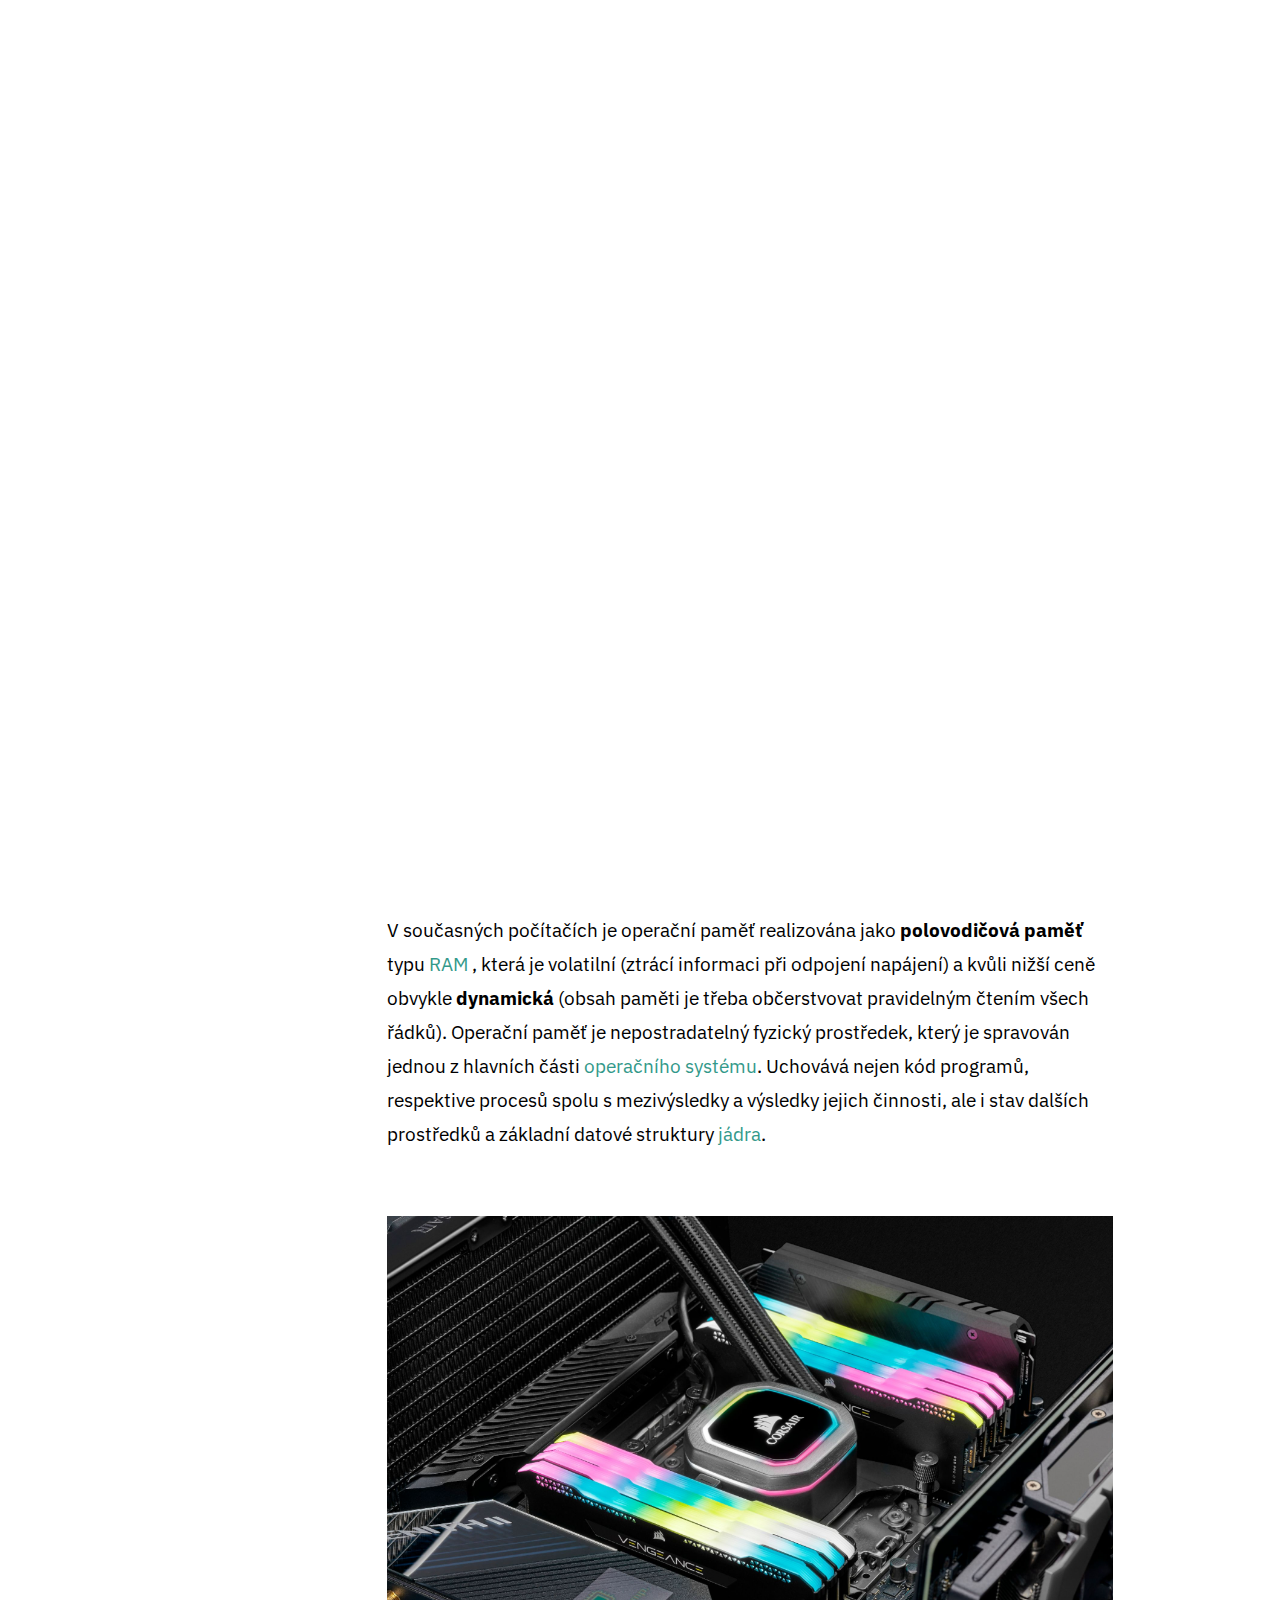
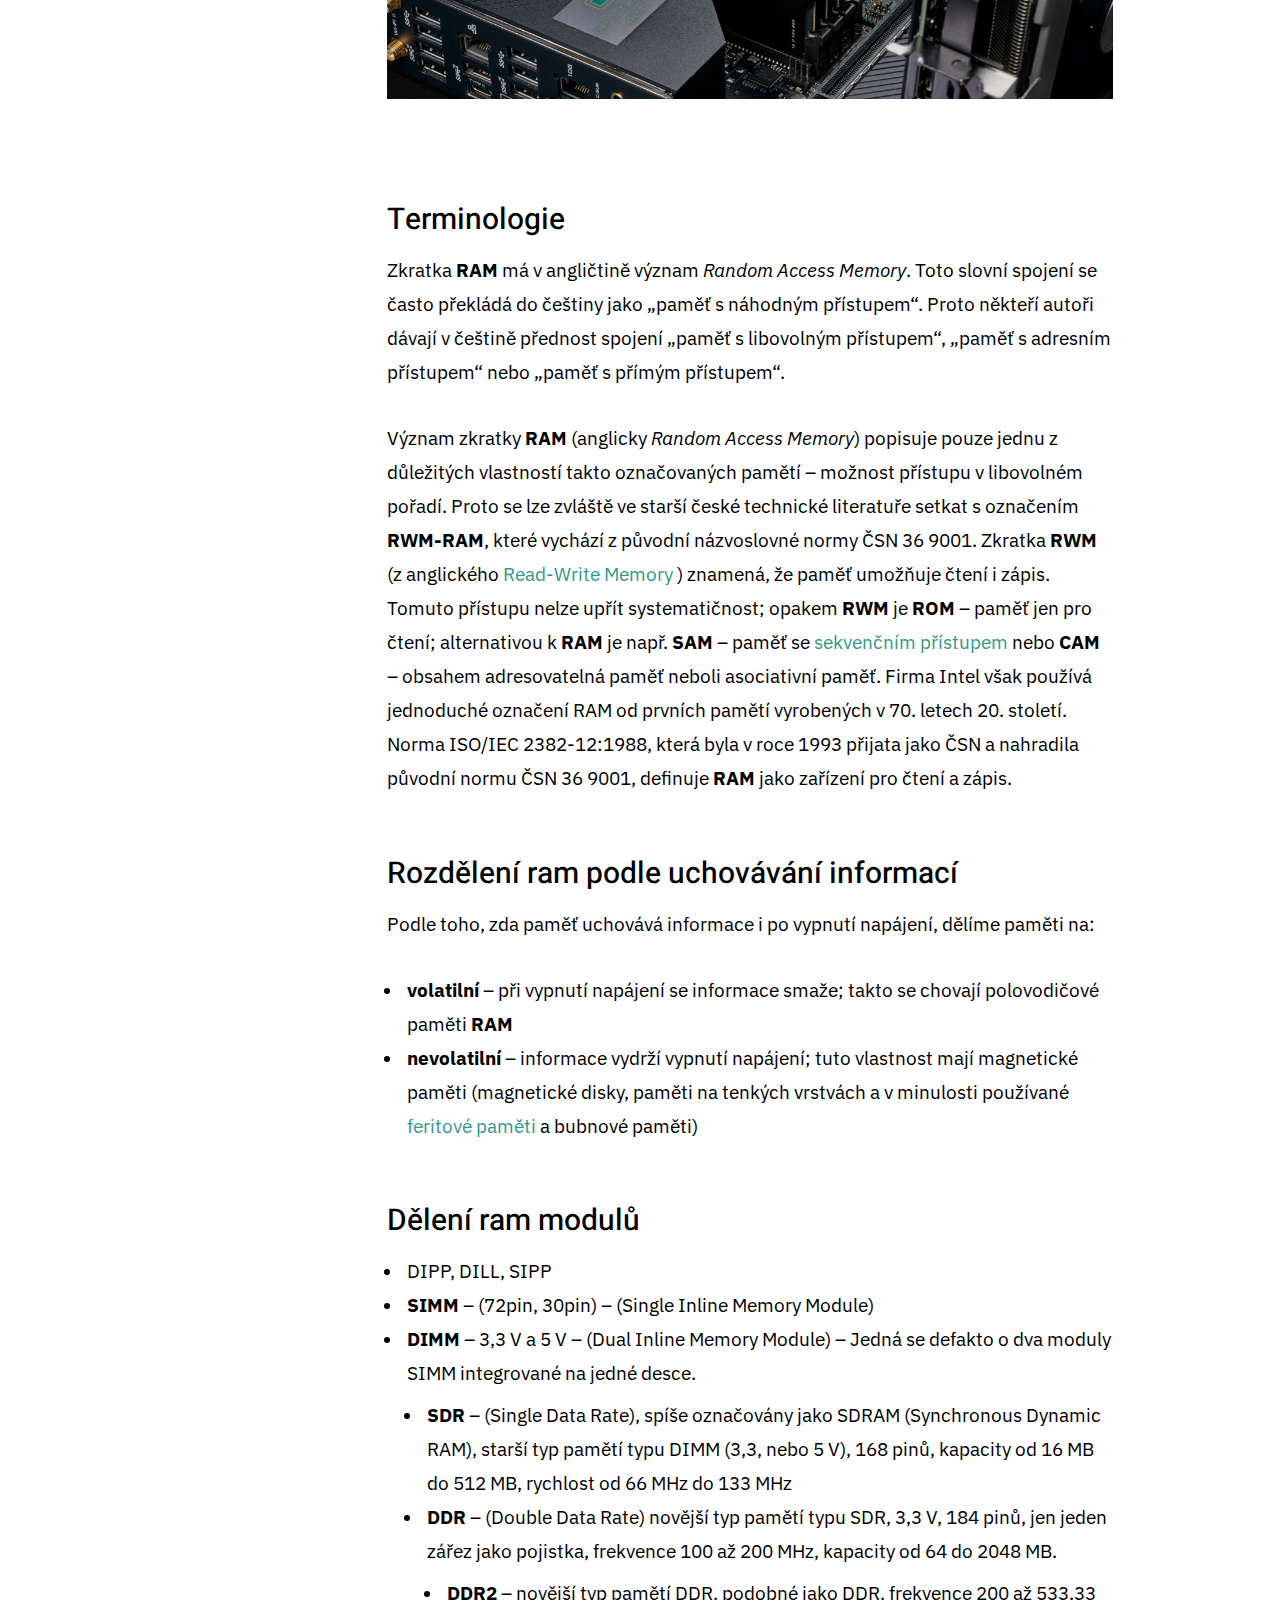
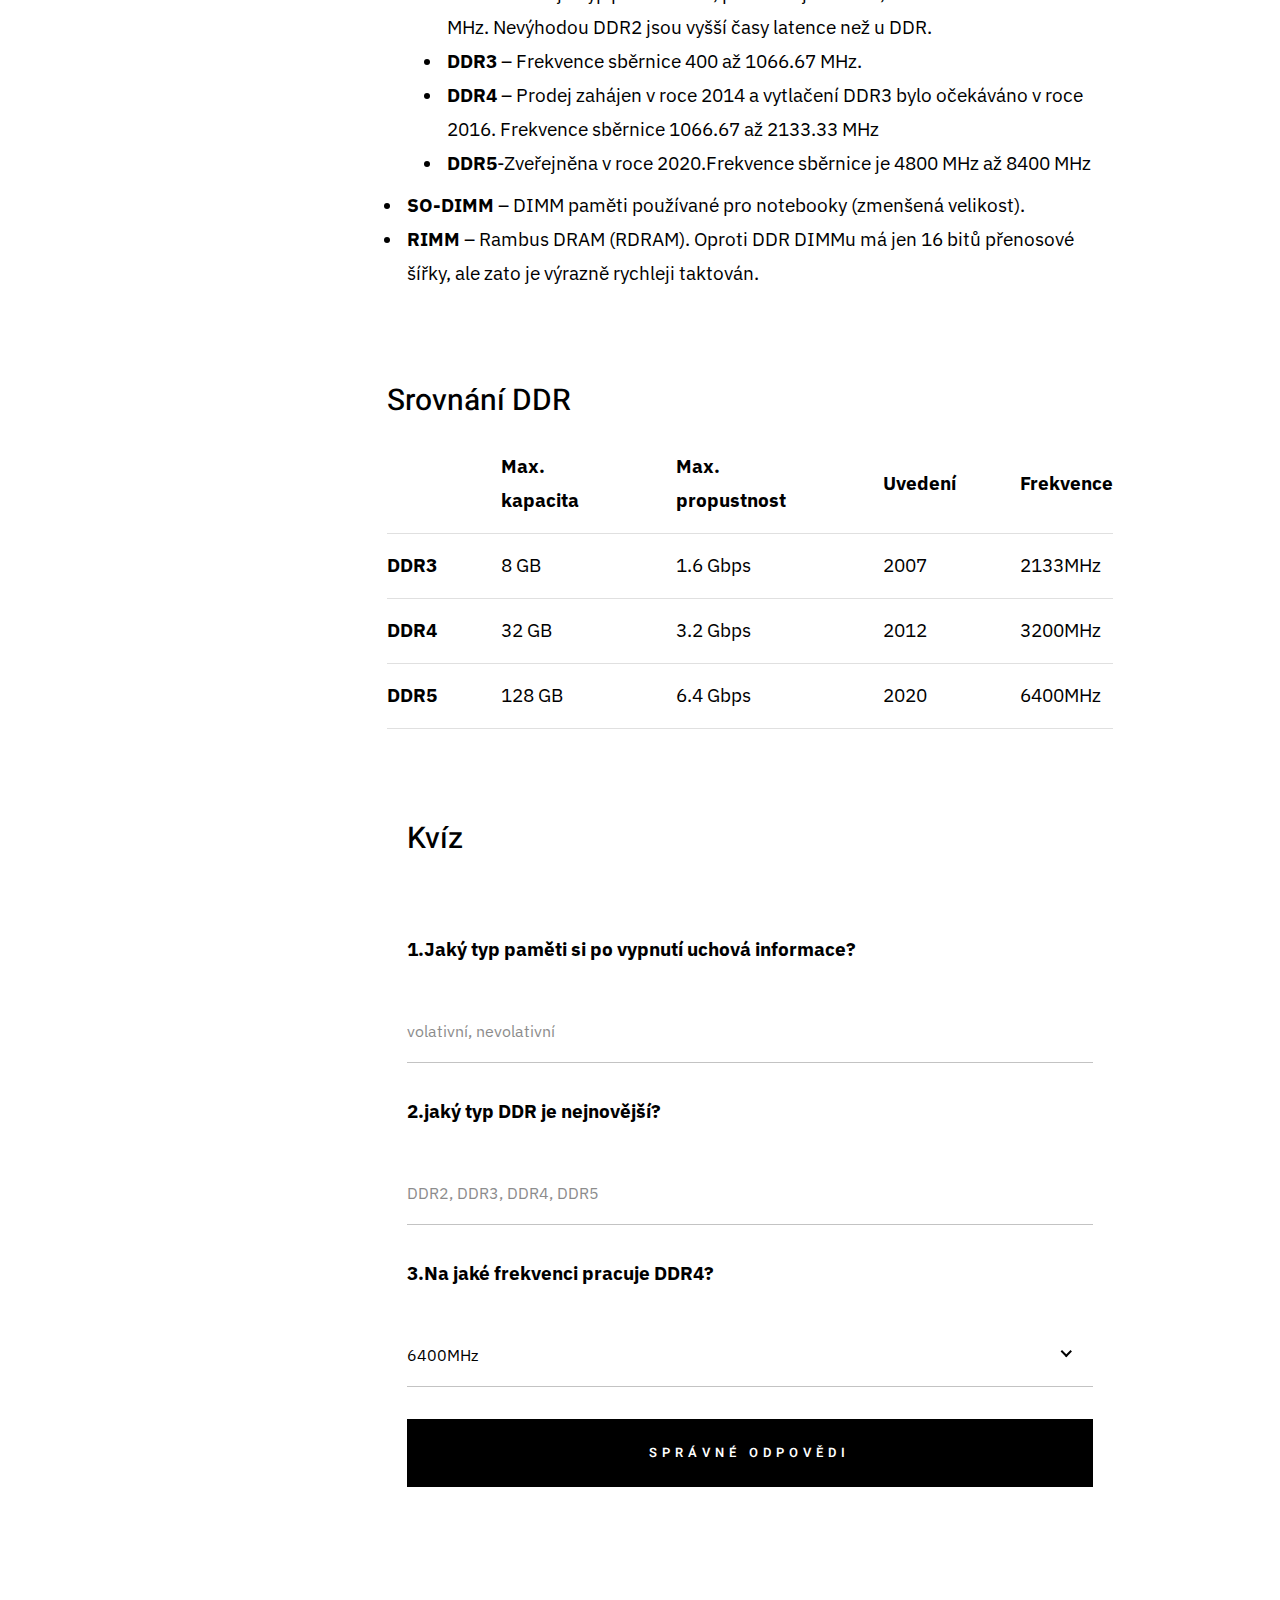
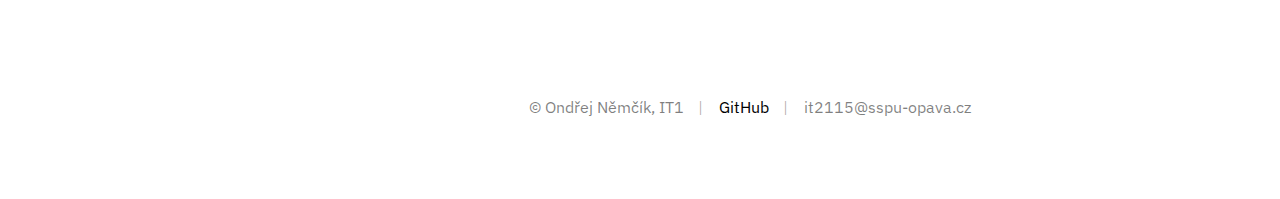
<file: ram/ram.html>
<!DOCTYPE html>
<html class="no-js" lang="cs">

<head>


    <meta charset="utf-8">
    <title>Hardware</title>
    <meta name="description" content="CPU | GPU | RAM | MOTHERBOARD">
    <meta name="viewport" content="width=device-width, initial-scale=1">
    <link rel="stylesheet" href="../css/base.css">
    <link rel="stylesheet" href="../css/vendor.css">
    <link rel="stylesheet" href="../css/main.css">
    <script src="../js/modernizr.js"></script>
    <link rel="icon" type="image/png" sizes="16x16" href="../img/pc-icon.png">

</head>

<body class="ss-bg-white">
    <div id="preloader">
        <div id="loader" class="dots-fade">
            <div></div>
            <div></div>
            <div></div>
        </div>
    </div>
    <header class="s-header">

        <div class="header__top">
            <div class="header__logo">
                <h1 class="white">Hardware</h1>
            </div>


            <a href="#0" class="header__menu-toggle"><span>Menu</span></a>

        </div>

        <nav class="header__nav-wrap">

            <ul class="header__nav">
                <li><a href="../index.html" title="">Home</a></li>
                <li><a href="../cpu/cpu.html" title="">Procesory</a></li>
                <li><a href="../gpu/gpu.html" title="">Grafické karty</a></li>
                <li><a href="../motherboard/motherboard.html" title="">Základní desky</a></li>
                <li class="current"><a href="ram.html" title="">Ram paměti</a></li>
                <li><a href="../storage/storage.html" title="">Uložistě</a></li>
                <li><a href="../cooling/cooling.html" title="">Chlazení</a></li>
                <li><a href="../powersupply/powersupply.html" title="">Zdroje</a></li>
                <li><a href="../case/case.html" title="">Case</a></li>
            </ul>

        </nav>



    </header>

    <div class="s-content content animate-this">
        <main class="row content__page">

            <article class="column large-full entry format-gallery">

                <div class="media-wrap entry__media">
                    <div class="entry__slider slider">
                        <div class="slider__slides">
                            <div class="slider__slide">
                                <img src="img/ram2.jpg" alt="ram">
                            </div>
                            <div class="slider__slide">
                                <img src="img/ram1.jpeg" alt="ram">
                            </div>
                            <div class="slider__slide">
                                <img src="img/ram.jpg" alt="ram">
                            </div>
                        </div>
                    </div>
                </div>

                <div class="content__page-header entry__header">
                    <h2 class="display-1 entry__title">
                        Operační paměť (RAM)
                    </h2>

                </div>

                <div class="entry__content">

                    <p>
                        <b>Operační</b>, <b>vnitřní</b> neboli <b>hlavní paměť</b> počítače (anglicky <i>main memory,
                            internal memory, primary
                            storage</i> ) je paměť umožňující <a
                            href="http://https://cs.wikipedia.org/wiki/Read-Write_Memory">čtení i zápis</a> používaná
                        pro dočasné uložení zpracovávaných <a href="http://https://cs.wikipedia.org/wiki/Data">dat</a> a
                        spuštěných <a
                            href="http://https://cs.wikipedia.org/wiki/Po%C4%8D%C3%ADta%C4%8Dov%C3%BD_program">programů</a>
                        .
                        Přístup k operační paměti je mnohem rychlejší než k <a
                            href="http://https://cs.wikipedia.org/wiki/Vn%C4%9Bj%C5%A1%C3%AD_pam%C4%9B%C5%A5">vnější
                            paměti</a> ; procesor pomocí adresy přímo
                        vybírá požadovanou buňku operační paměti. Paměť je s procesorem spojena pomocí rychlé sběrnice;
                        pro další urychlení se mezi procesor a operační paměť vkládá rychlá vyrovnávací paměť typu <a
                            href="http://https://cs.wikipedia.org/wiki/Cache">cache</a>
                        , která mívá <b>2</b> až <b>3</b> úrovně.

                    </p>

                    <p>
                        V současných počítačích je operační paměť realizována jako <b>polovodičová paměť</b> typu <a
                            href="http://https://cs.wikipedia.org/wiki/RAM">RAM</a> , která je
                        volatilní (ztrácí informaci při odpojení napájení) a kvůli nižší ceně obvykle <b>dynamická</b>
                        (obsah
                        paměti je třeba občerstvovat pravidelným čtením všech řádků).

                        Operační paměť je nepostradatelný fyzický prostředek, který je spravován jednou z hlavních části
                        <a href="http://https://cs.wikipedia.org/wiki/Opera%C4%8Dn%C3%AD_syst%C3%A9m">operačního
                            systému</a>. Uchovává nejen kód programů, respektive procesů spolu s mezivýsledky a
                        výsledky jejich činnosti, ale i stav dalších prostředků a základní datové struktury <a
                            href="http://https://cs.wikipedia.org/wiki/J%C3%A1dro_opera%C4%8Dn%C3%ADho_syst%C3%A9mu">jádra</a>.
                    </p>

                    <p>
                        <img src="img/ram3.jpg" alt="ram">
                    </p>

                    <h2>Terminologie</h2>

                    <p>
                        Zkratka <b>RAM</b> má v angličtině význam <i>Random Access Memory</i>. Toto slovní spojení se
                        často
                        překládá do češtiny jako „paměť s náhodným přístupem“. Proto někteří autoři dávají v češtině
                        přednost spojení
                        „paměť s libovolným přístupem“, „paměť s adresním přístupem“ nebo „paměť s přímým přístupem“.
                    </p>


                    <p>
                        Význam zkratky <b>RAM</b> (anglicky <i>Random Access Memory</i>) popisuje pouze jednu z
                        důležitých vlastností
                        takto označovaných pamětí – možnost přístupu v libovolném pořadí. Proto se lze zvláště ve
                        starší české technické literatuře setkat s označením <b>RWM-RAM</b>, které vychází z původní
                        názvoslovné normy ČSN 36 9001. Zkratka <b>RWM</b> (z anglického <a
                            href="http://https://cs.wikipedia.org/wiki/Read-Write_Memory">Read-Write Memory</a> )
                        znamená, že paměť
                        umožňuje čtení i zápis. Tomuto přístupu nelze upřít systematičnost; opakem <b>RWM</b> je
                        <b>ROM</b> – paměť
                        jen pro čtení; alternativou k <b>RAM</b> je např. <b>SAM</b> – paměť se <a
                            href="http://https://cs.wikipedia.org/wiki/Sekven%C4%8Dn%C3%AD_p%C5%99%C3%ADstup">sekvenčním
                            přístupem</a> nebo <b>CAM</b> –
                        obsahem adresovatelná paměť neboli asociativní paměť.
                        Firma Intel však používá jednoduché označení RAM od prvních pamětí vyrobených v 70. letech 20.
                        století.
                        Norma ISO/IEC 2382-12:1988, která byla v roce 1993 přijata jako ČSN a nahradila původní normu
                        ČSN 36 9001, definuje <strong>RAM</strong> jako zařízení pro čtení a zápis.
                    </p>

                    <h2>Rozdělení ram podle uchovávání informací</h2>

                    <p>
                        Podle toho, zda paměť uchovává informace i po vypnutí napájení, dělíme paměti na:</p>
                    <ul>
                        <li><b>volatilní</b> – při vypnutí napájení se informace smaže; takto se chovají polovodičové
                            paměti
                            <b>RAM</b>
                        </li>
                        <li><b>nevolatilní</b> – informace vydrží vypnutí napájení; tuto vlastnost mají magnetické
                            paměti
                            (magnetické disky, paměti na tenkých vrstvách a v minulosti používané <a
                                href="http://https://cs.wikipedia.org/wiki/Feritov%C3%A1_pam%C4%9B%C5%A5">feritové
                                paměti</a> a
                            bubnové paměti)</li>
                    </ul>
                    <h2>Dělení ram modulů</h2>
                    <ul>
                        <li>DIPP, DILL, SIPP</li>
                        <li><b>SIMM</b> – (72pin, 30pin) – (Single Inline Memory Module)</li>
                        <li><b>DIMM</b> – 3,3 V a 5 V – (Dual Inline Memory Module) – Jedná se defakto o dva moduly SIMM
                            integrované na jedné desce.
                            <ul>
                                <li><b>SDR</b> – (Single Data Rate), spíše označovány jako SDRAM (Synchronous Dynamic
                                    RAM),
                                    starší typ pamětí typu DIMM (3,3, nebo 5 V), 168 pinů, kapacity od 16 MB do 512 MB,
                                    rychlost od 66 MHz do 133 MHz</li>
                                <li><b>DDR</b> – (Double Data Rate) novější typ pamětí typu SDR, 3,3 V, 184 pinů, jen
                                    jeden
                                    zářez jako pojistka, frekvence 100 až 200 MHz, kapacity od 64 do 2048 MB.
                                <ul>
                                    <li><b>DDR2</b> – novější typ pamětí DDR, podobné jako DDR, frekvence 200 až 533.33
                                        MHz.
                                        Nevýhodou DDR2 jsou vyšší časy latence než u DDR.</li>
                                    <li><b>DDR3</b> – Frekvence sběrnice 400 až 1066.67 MHz.</li>
                                    <li><b>DDR4</b> – Prodej zahájen v roce 2014 a vytlačení DDR3 bylo očekáváno v roce
                                        2016.
                                        Frekvence sběrnice 1066.67 až 2133.33 MHz</li>
                                    <li><b>DDR5</b>-Zveřejněna v roce 2020.Frekvence sběrnice je 4800 MHz až 8400 MHz
                                    </li>
                                </ul></li>
                            </ul>
                        </li>
                        <li><b>SO-DIMM</b> – DIMM paměti používané pro notebooky (zmenšená velikost).</li>
                        <li><b>RIMM</b> – Rambus DRAM (RDRAM). Oproti DDR DIMMu má jen 16 bitů přenosové šířky, ale zato
                            je
                            výrazně rychleji taktován.</li>
                    </ul>

                </div>
                <div class="table-responsive">
                    <h2>Srovnání DDR</h2>
                    <table>
                        <thead>
                            <tr>
                                <th></th>
                                <th>Max. kapacita</th>
                                <th>Max. propustnost</th>
                                <th>Uvedení</th>
                                <th>Frekvence</th>
                            </tr>
                        </thead>
                        <tbody>
                            <tr>
                                <td><strong>DDR3</strong></td>
                                <td>8 GB</td>
                                <td>1.6 Gbps</td>
                                <td>2007</td>
                                <td>2133MHz</td>
                            </tr>
                            <tr>
                                <td><strong>DDR4</strong></td>
                                <td>32 GB</td>
                                <td>3.2 Gbps</td>
                                <td>2012</td>
                                <td>3200MHz</td>
                            </tr>
                            <tr>
                                <td><strong>DDR5</strong></td>
                                <td>128 GB</td>
                                <td>6.4 Gbps</td>
                                <td>2020</td>
                                <td>6400MHz</td>
                            </tr>
                        </tbody>
                    </table>

                </div>




                <div class="column large-12 comment-respond">


                    <div id="respond">

                        <h3 class="h2">Kvíz</h3>

                        <form name="kviz" id="kviz" method="post" autocomplete="off">
                            <fieldset>

                                <div class="form-field">
                                    <p><b>1.Jaký typ paměti si po vypnutí uchová informace?</b></p>
                                    <input name="text" id="text1" class="full-width" placeholder="volativní, nevolativní"
                                         type="text">

                                </div>

                                <div class="form-field">
                                    <p><b>2.jaký typ DDR je nejnovější?</b></p>
                                    <input name="text" id="text2" class="full-width" placeholder="DDR2, DDR3, DDR4, DDR5"
                                         type="text">
                                </div>

                                <div class="form-field">
                                    <p><b>3.Na jaké frekvenci pracuje DDR4?</b></p>
                                    <div class="ss-custom-select">
                                        <select class="full-width" id="sampleRecipientInput">
                                            <option value="Option 1">6400MHz</option>
                                            <option value="Option 2">2133MHz</option>
                                            <option value="Option 3">3200MHz</option>
                                        </select>
                                    </div>
                                </div>


                                <button type="button" class="btn btn--primary btn-wide btn--large full-width"
                                    onclick="alert('Správné odpovědi:\n 1.Nevolativní\n 2.DDR5\n 3.3200MHz')">Správné
                                    odpovědi</button>

                            </fieldset>
                        </form>
                    </div>


                </div>
            </article>

        </main>

    </div>



    <footer class="s-footer animate-this">
        <div class="row">
            <div class="column large-full footer__content">
                <div class="footer__copyright">
                    <span>© Ondřej Němčík, IT1</span>
                    <span><a href="https://github.com/Endru88">GitHub</a></span>
                    <span>it2115@sspu-opava.cz</span>
                </div>
            </div>
        </div>
    </footer>

   


    <script src="../js/jquery-3.2.1.min.js"></script>
    <script src="../js/plugins.js"></script>
    <script src="../js/main.js"></script>

</body>
</file>
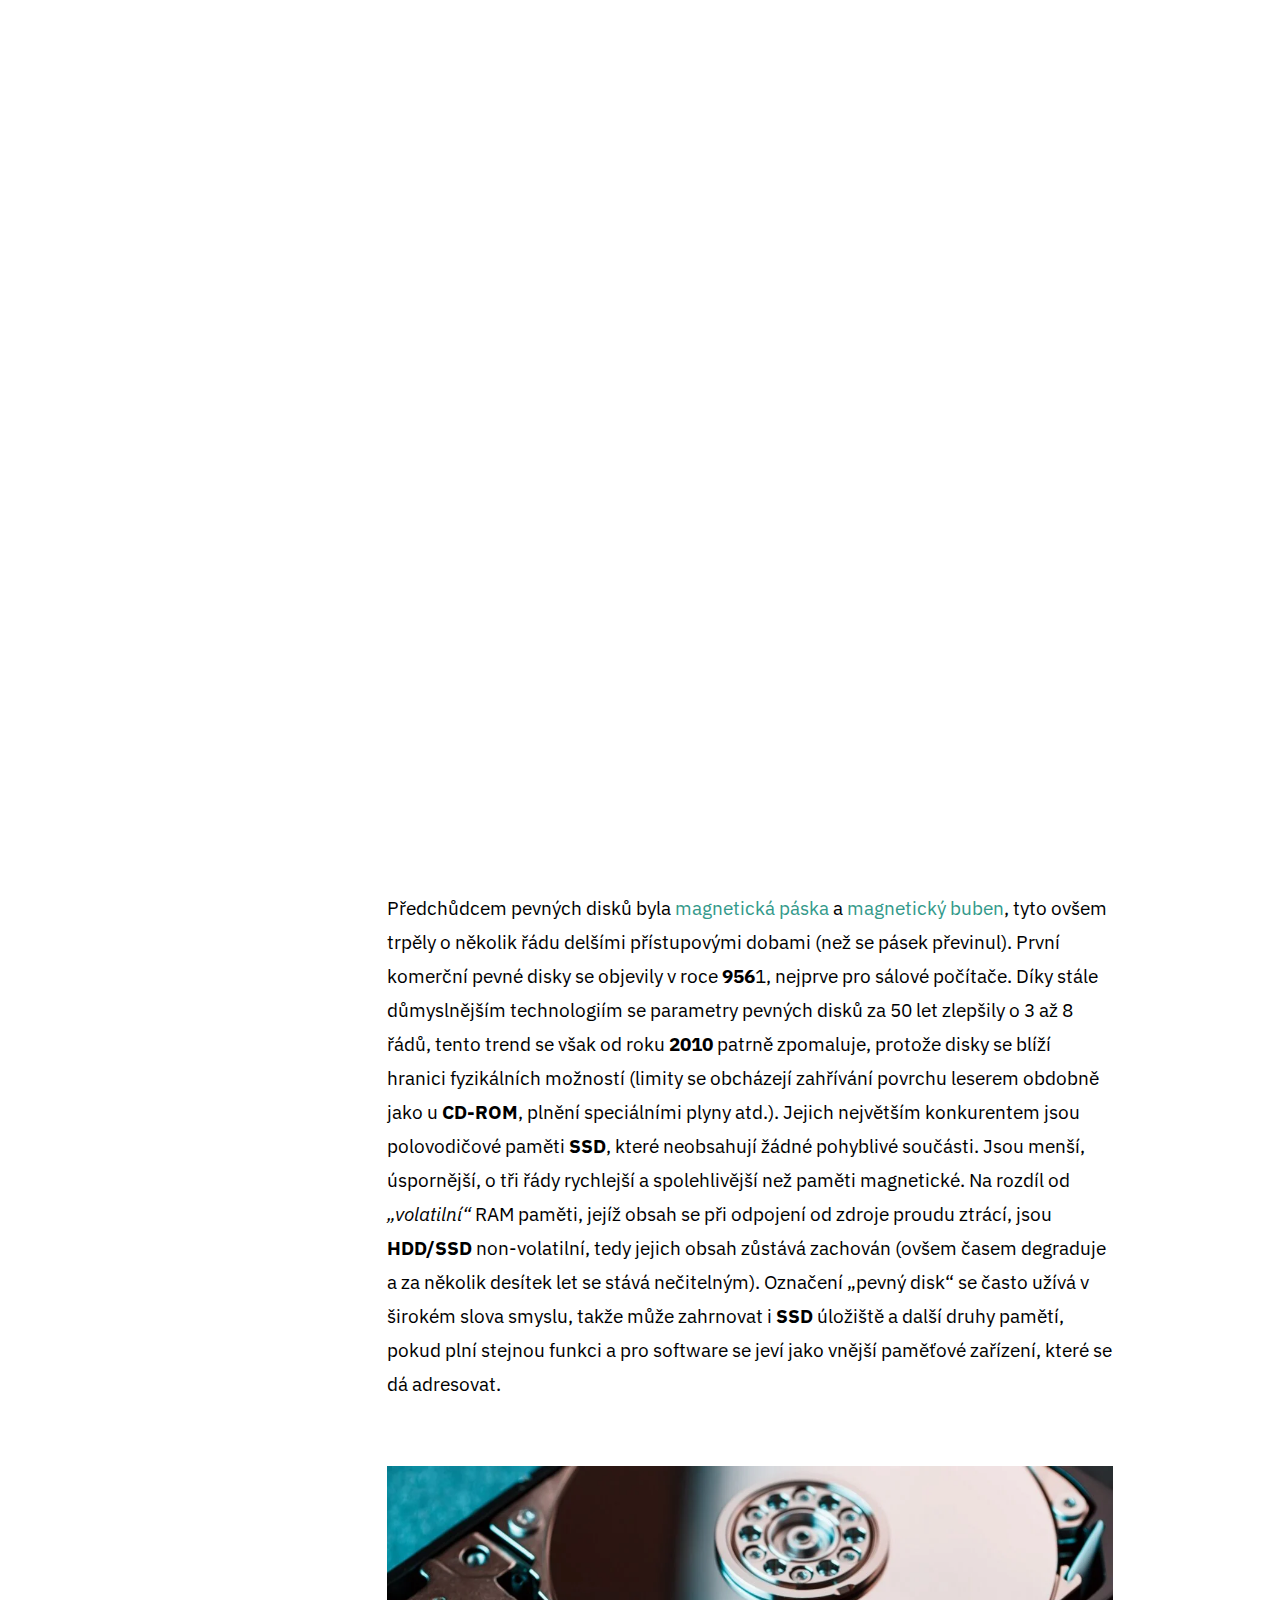
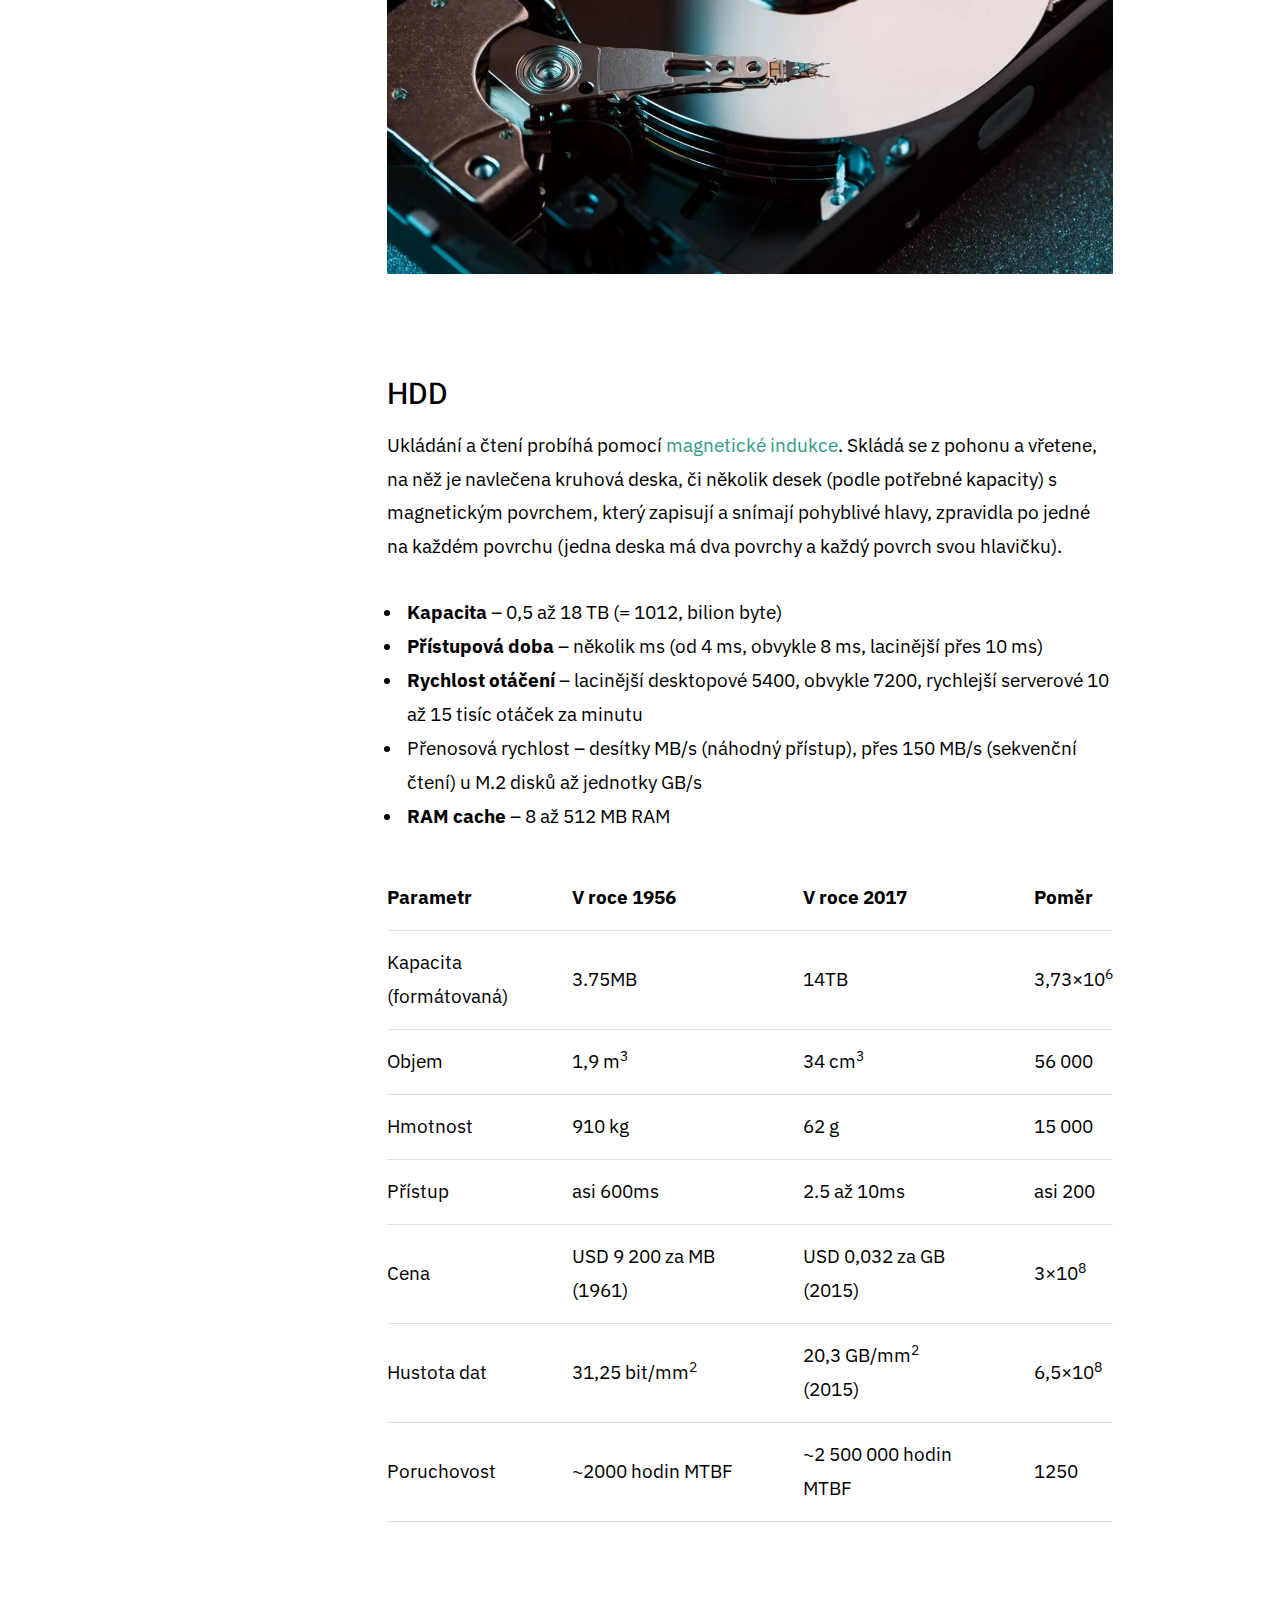
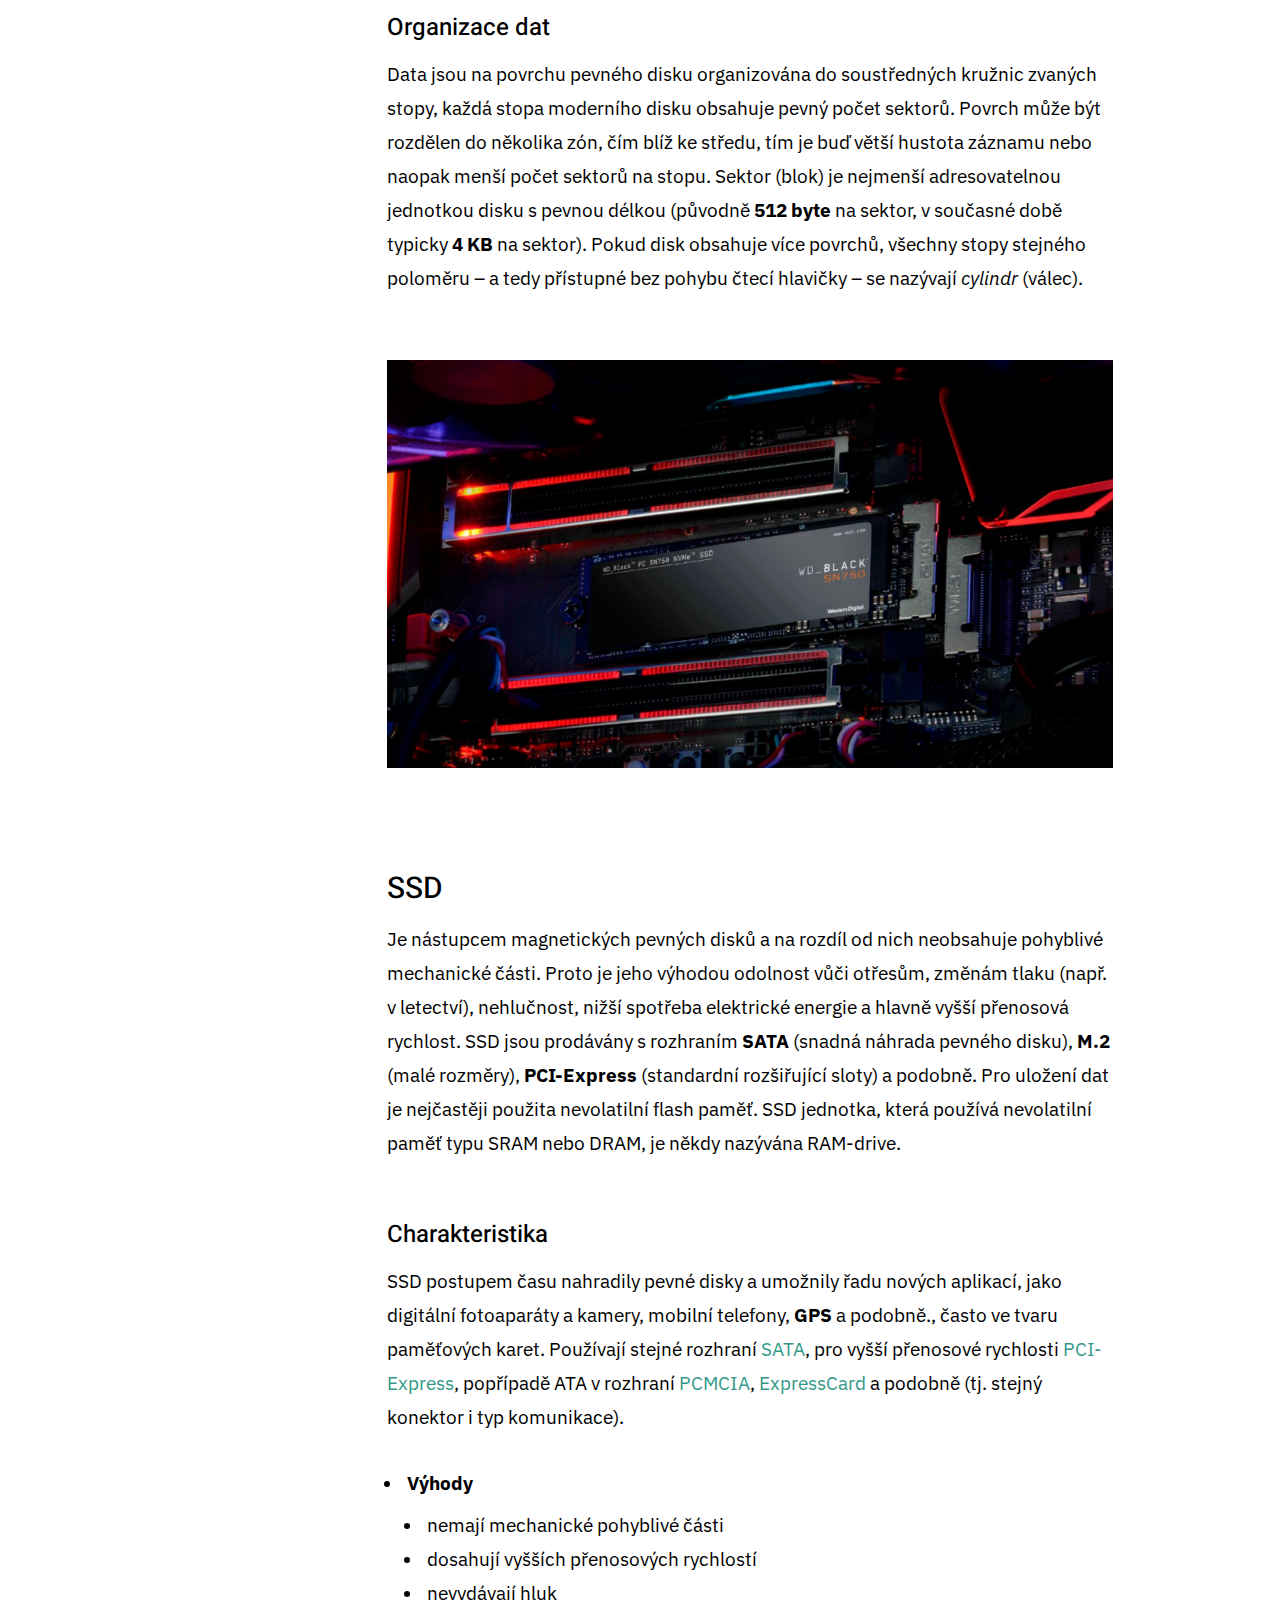
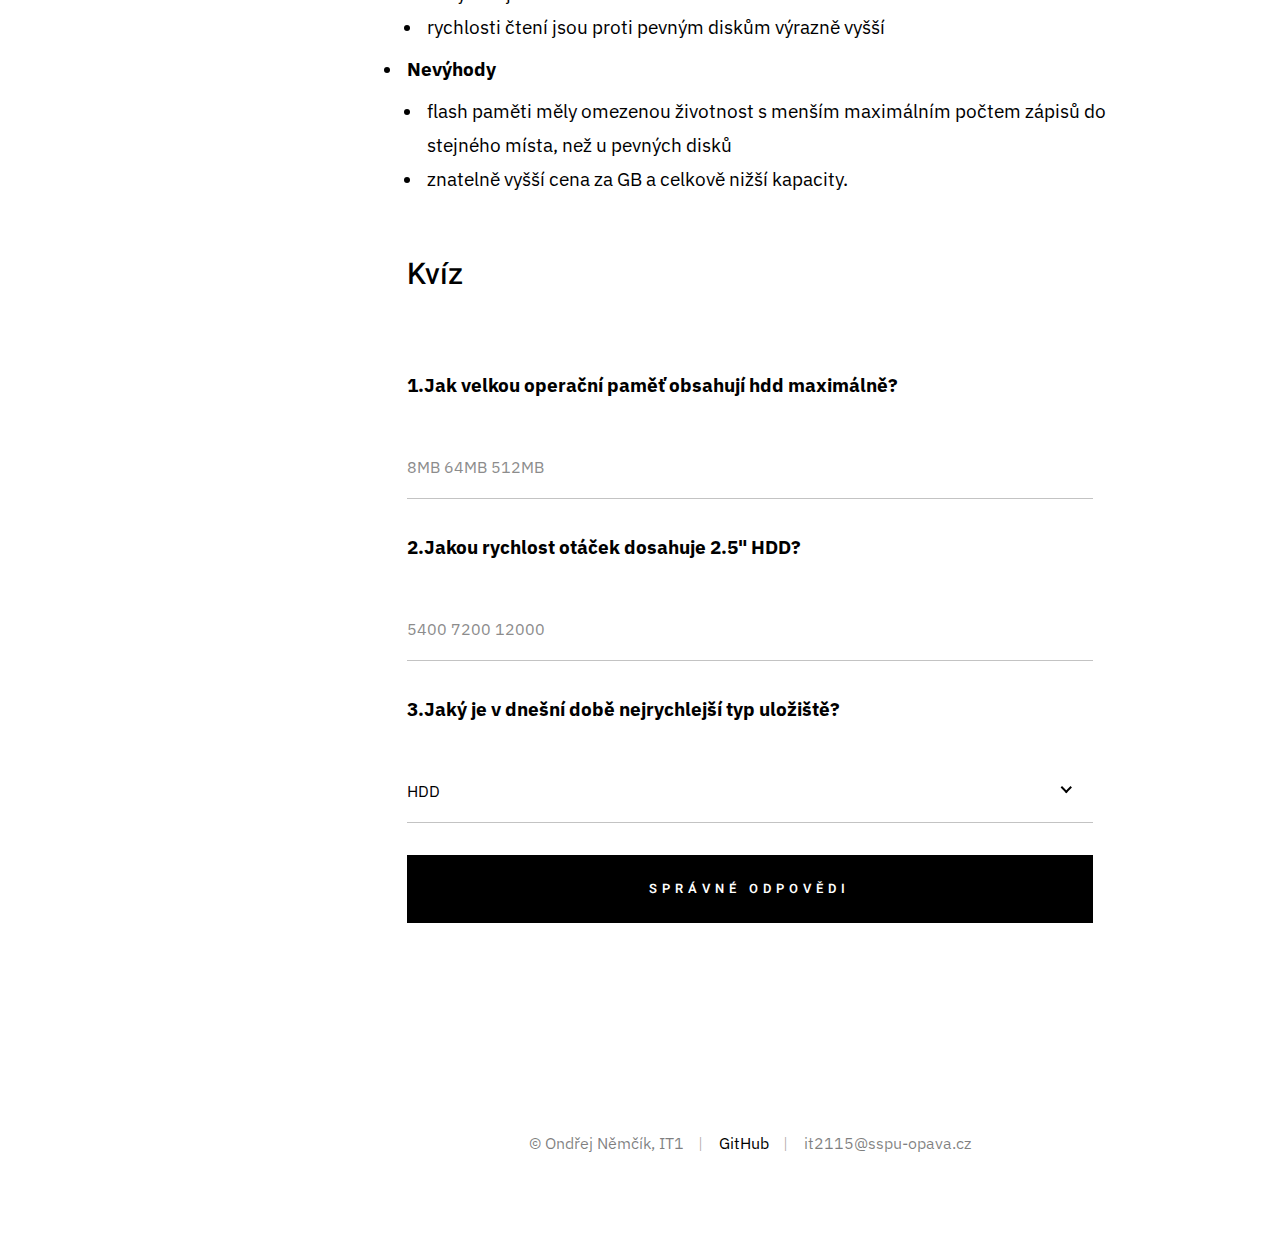
<file: storage/storage.html>
<!DOCTYPE html>
<html class="no-js" lang="cs">

<head>


    <meta charset="utf-8">
    <title>Hardware</title>
    <meta name="description" content="CPU | GPU | RAM | MOTHERBOARD">
    <meta name="viewport" content="width=device-width, initial-scale=1">
    <link rel="stylesheet" href="../css/base.css">
    <link rel="stylesheet" href="../css/vendor.css">
    <link rel="stylesheet" href="../css/main.css">
    <script src="../js/modernizr.js"></script>
    <link rel="icon" type="image/png" sizes="16x16" href="../img/pc-icon.png">

</head>

<body class="ss-bg-white">
    <div id="preloader">
        <div id="loader" class="dots-fade">
            <div></div>
            <div></div>
            <div></div>
        </div>
    </div>
    <header class="s-header">

        <div class="header__top">
            <div class="header__logo">
                <h1 class="white">Hardware</h1>
            </div>


            <a href="#0" class="header__menu-toggle"><span>Menu</span></a>

        </div>

        <nav class="header__nav-wrap ">

            <ul class="header__nav">
                <li><a href="../index.html" title="">Home</a></li>
                <li><a href="../cpu/cpu.html" title="">Procesory</a></li>
                <li><a href="../gpu/gpu.html" title="">Grafické karty</a></li>
                <li><a href="../motherboard/motherboard.html" title="">Základní desky</a></li>
                <li><a href="../ram/ram.html" title="">Ram paměti</a></li>
                <li class="current"><a href="storage.html" title="">Uložistě</a></li>
                <li><a href="../cooling/cooling.html" title="">Chlazení</a></li>
                <li><a href="../powersupply/powersupply.html" title="">Zdroje</a></li>
                <li><a href="../case/case.html" title="">Case</a></li>
            </ul>

        </nav>



    </header>
    <div class="s-content content animate-this">
        <main class="row content__page">

            <article class="column large-full entry format-gallery">

                <div class="media-wrap entry__media">
                    <div class="entry__slider slider">
                        <div class="slider__slides">
                            <div class="slider__slide">
                                <img src="img/hdd.jpeg" alt="hdd">
                            </div>
                            <div class="slider__slide">
                                <img src="img/samsung.jpg" alt="ssd">
                            </div>
                            <div class="slider__slide">
                                <img src="img/ssd.jpg" alt="ssd">
                            </div>

                        </div>
                    </div>
                </div>

                <div class="content__page-header entry__header">
                    <h2 class="display-1 entry__title">
                        Storage
                    </h2>

                </div>

                <div class="entry__content">

                    <p>
                        je elektromechanické nebo elektronické zařízení pro záznam a čtení adresovatelných dat, paměť o
                        velké kapacitě a s
                        pomalejším přístupem než operační paměť <b>RAM</b>. Používá se v počítačích jako sekundární a
                        záložní
                        paměť, ve spotřební elektronice k dočasnému nebo trvalému uchovávání
                        většího množství dat.
                    </p>
                    <h2>Historie</h2>
                    <p>
                        Předchůdcem pevných disků byla <a
                            href="http://https://cs.wikipedia.org/wiki/Magnetick%C3%A1_p%C3%A1ska">magnetická páska</a>
                        a <a href="http://https://cs.wikipedia.org/wiki/Bubnov%C3%A1_magnetick%C3%A1_pam%C4%9B%C5%A5">magnetický
                            buben</a>, tyto ovšem trpěly o několik
                        řádu delšími přístupovými dobami (než se pásek převinul). První komerční pevné disky se objevily
                        v roce <b>956</b>1, nejprve pro sálové počítače. Díky stále důmyslnějším technologiím se
                        parametry
                        pevných disků za 50 let zlepšily o 3 až 8 řádů, tento trend se však od roku <b>2010</b> patrně
                        zpomaluje, protože disky se blíží hranici fyzikálních možností (limity se obcházejí zahřívání
                        povrchu leserem obdobně jako u <b>CD-ROM</b>, plnění speciálními plyny atd.). Jejich největším
                        konkurentem jsou polovodičové paměti <b>SSD</b>, které neobsahují žádné pohyblivé součásti. Jsou
                        menší,
                        úspornější, o tři řády rychlejší a spolehlivější než paměti magnetické. Na rozdíl od
                        <i>„volatilní“</i>
                        RAM paměti, jejíž obsah se při odpojení od zdroje proudu ztrácí, jsou <b>HDD/SSD</b>
                        non-volatilní,
                        tedy jejich obsah zůstává zachován (ovšem časem degraduje a za několik desítek let se stává
                        nečitelným). Označení „pevný disk“ se často užívá v širokém slova smyslu, takže může zahrnovat i
                        <b>SSD</b> úložiště a další druhy pamětí, pokud plní stejnou funkci a pro software se jeví jako
                        vnější
                        paměťové zařízení, které se dá adresovat.
                    </p>
                    <p>
                        <img src="img/hdd2.jpeg" alt="hdd">
                    </p>
                    <h2>HDD</h2>
                    <p>
                        Ukládání a čtení probíhá pomocí <a
                            href="http://https://cs.wikipedia.org/wiki/Magnetick%C3%A1_indukce">magnetické indukce</a>.
                        Skládá se z pohonu a vřetene, na něž je
                        navlečena kruhová deska, či několik desek (podle potřebné kapacity) s magnetickým povrchem,
                        který zapisují a snímají pohyblivé hlavy, zpravidla po jedné na každém povrchu (jedna deska má
                        dva povrchy a každý povrch svou hlavičku).
                    </p>
                    <ul>
                        <li><b>Kapacita</b> – 0,5 až 18 TB (= 1012, bilion byte)</li>
                        <li><b>Přístupová doba</b> – několik ms (od 4 ms, obvykle 8 ms, lacinější přes 10 ms)</li>
                        <li><b>Rychlost otáčení</b> – lacinější desktopové 5400, obvykle 7200, rychlejší serverové 10 až
                            15
                            tisíc otáček za minutu</li>
                        <li><b></b>Přenosová rychlost – desítky MB/s (náhodný přístup), přes 150 MB/s (sekvenční čtení)
                            u M.2
                            disků až jednotky GB/s</li>
                        <li><b>RAM cache</b> – 8 až 512 MB RAM</li>
                    </ul>


                    <div class="table-responsive">
                        <table>

                            <tbody>
                                <tr>
                                    <th>Parametr</th>
                                    <th>V roce 1956</th>
                                    <th>V roce 2017</th>
                                    <th>Poměr</th>
                                </tr>
                                <tr>
                                    <td>Kapacita<br />(formátovaná)</td>
                                    <td>3.75MB</td>
                                    <td>14TB</td>
                                    <td>3,73×10<sup>6</sup></td>
                                </tr>
                                <tr>
                                    <td>Objem</td>
                                    <td>1,9 m<sup>3</sup></td>
                                    <td>34 cm<sup>3</sup></td>
                                    <td>56 000
                                    </td>
                                </tr>
                                <tr>
                                    <td>Hmotnost</td>
                                    <td>910 kg</td>
                                    <td>62 g</td>
                                    <td>15 000
                                    </td>
                                </tr>
                                <tr>
                                    <td>Přístup</td>
                                    <td>asi 600ms</td>
                                    <td>2.5 až 10ms</td>
                                    <td>asi 200
                                    </td>
                                </tr>
                                <tr>
                                    <td>Cena</td>
                                    <td>USD 9 200 za MB (1961)</td>
                                    <td>USD 0,032 za GB (2015) </td>
                                    <td>3×10<sup>8</sup>
                                    </td>
                                </tr>
                                <tr>
                                    <td>Hustota dat</td>
                                    <td>31,25 bit/mm<sup>2</sup></td>
                                    <td>20,3 GB/mm<sup>2</sup> (2015)</td>
                                    <td>6,5×10<sup>8</sup>
                                    </td>
                                </tr>
                                <tr>
                                    <td>Poruchovost</td>
                                    <td>~2000 hodin MTBF </td>
                                    <td>~2 500 000 hodin MTBF</td>
                                    <td>1250
                                    </td>
                                </tr>
                            </tbody>
                        </table>
                    </div>
                    <h3>Organizace dat</h3>

                    <p>
                        Data jsou na povrchu pevného disku organizována do soustředných kružnic zvaných stopy, každá
                        stopa moderního disku obsahuje pevný počet sektorů. Povrch může být rozdělen do několika zón,
                        čím blíž ke středu, tím je buď větší hustota záznamu nebo naopak menší počet sektorů na stopu.
                        Sektor (blok) je nejmenší adresovatelnou jednotkou disku s pevnou délkou (původně <b>512
                            byte</b> na
                        sektor, v současné době typicky<b> 4 KB</b> na sektor). Pokud disk obsahuje více povrchů,
                        všechny stopy
                        stejného poloměru – a tedy přístupné bez pohybu čtecí hlavičky – se nazývají <i>cylindr</i>
                        (válec).
                    </p>
                    <img src="img/WD.jpg" alt="ssd">
                    <h2>SSD</h2>

                    <p>
                        Je nástupcem magnetických pevných disků a na rozdíl od nich neobsahuje pohyblivé mechanické
                        části. Proto je jeho výhodou odolnost vůči otřesům, změnám tlaku (např. v letectví), nehlučnost,
                        nižší spotřeba elektrické energie a hlavně vyšší přenosová rychlost. <strong></strong>SSD jsou
                        prodávány s
                        rozhraním <b>SATA</b> (snadná náhrada pevného disku), <b>M.2</b> (malé rozměry),
                        <b>PCI-Express</b> (standardní
                        rozšiřující sloty) a podobně.
                        Pro uložení dat je nejčastěji použita nevolatilní flash paměť. SSD jednotka, která používá
                        nevolatilní paměť typu SRAM nebo DRAM, je někdy nazývána RAM-drive.
                    </p>

                    <h3>Charakteristika</h3>

                    <p>
                        SSD postupem času nahradily pevné disky a umožnily řadu nových aplikací, jako digitální
                        fotoaparáty a kamery, mobilní telefony, <b>GPS</b> a podobně., často ve tvaru paměťových karet.
                        Používají stejné rozhraní <a href="http://https://cs.wikipedia.org/wiki/SATA">SATA</a>, pro
                        vyšší přenosové rychlosti <a
                            href="http://https://cs.wikipedia.org/wiki/PCI-Express">PCI-Express</a>, popřípadě ATA v
                        rozhraní <a href="http://https://cs.wikipedia.org/wiki/PC_Card">PCMCIA</a>, <a
                            href="http://https://cs.wikipedia.org/wiki/ExpressCard">ExpressCard</a> a podobně (tj.
                        stejný konektor i typ komunikace).
                    </p>

                    <ul>
                        <li><b>Výhody</b>
                            <ul>
                                <li>nemají mechanické pohyblivé části</li>
                                <li>dosahují vyšších přenosových rychlostí</li>
                                <li>nevydávají hluk</li>
                                <li> rychlosti čtení jsou proti pevným diskům výrazně vyšší</li>
                            </ul>
                        </li>
                        <li><b>Nevýhody</b>
                            <ul>
                                <li>flash paměti měly omezenou životnost s menším maximálním počtem zápisů do stejného
                                    místa, než u pevných disků</li>
                                <li>znatelně vyšší cena za GB a celkově nižší kapacity.</li>
                            </ul>
                        </li>

                    </ul>
                </div>



                <div class="column large-12 comment-respond">

                    <div id="respond">

                        <h3 class="h2">Kvíz</h3>

                        <form name="kviz" id="kviz" method="post"  autocomplete="off">
                            <fieldset>

                                <div class="form-field">
                                    <p><b>1.Jak velkou operační paměť obsahují hdd maximálně?</b></p>
                                    <input name="text" id="text1" class="full-width" placeholder="8MB 64MB 512MB"
                                         type="text">

                                </div>

                                <div class="form-field">
                                    <p><b>2.Jakou rychlost otáček dosahuje 2.5" HDD?</b></p>
                                    <input name="text" id="text2" class="full-width" placeholder="5400 7200 12000"
                                         type="text">
                                </div>

                                <div class="form-field">
                                    <p><b>3.Jaký je v dnešní době nejrychlejší typ uložiště?</b></p>
                                    <div class="ss-custom-select">
                                        <select class="full-width" id="sampleRecipientInput">
                                            <option value="Option 1">HDD</option>
                                            <option value="Option 2">m.2 nvme SSD</option>
                                            <option value="Option 3">SATA SSD</option>
                                        </select>
                                    </div>
                                </div>


                                <button type="button" class="btn btn--primary btn-wide btn--large full-width"
                                    onclick="alert('Správné odpovědi:\n 1.512MB\n 2.5400\n 3.m.2 nvme SSD')">Správné
                                    odpovědi</button>

                            </fieldset>
</form>
                    </div>


                </div>

            </article>
        </main>

    </div>


    <footer class="s-footer animate-this">
        <div class="row">
            <div class="column large-full footer__content">
                <div class="footer__copyright">
                    <span>© Ondřej Němčík, IT1</span>
                    <span><a href="https://github.com/Endru88">GitHub</a></span>
                    <span>it2115@sspu-opava.cz</span>
                </div>
            </div>
        </div>
    </footer>





    <script src="../js/jquery-3.2.1.min.js"></script>
    <script src="../js/plugins.js"></script>
    <script src="../js/main.js"></script>

</body>
</file>
<file: css/base.css>
@import url("https://fonts.googleapis.com/css?family=Heebo:300,400,500,600,700|Lora:400,400i,700,700i|IBM+Plex+Sans:300,400,400i,600,700,900");



html {
  line-height: 1.15;  
  -webkit-text-size-adjust: 100%;  
}




body {
  margin: 0;
}

main {
  display: block;
}


h1 {
  font-size: 2em;
  margin: 0.67em 0;
}




hr {
  box-sizing: content-box;  
  height: 0; 
  overflow: visible;  
}


pre {
  font-family: monospace, monospace;  
  font-size: 1em;  
}


a {
  background-color: transparent;
}


abbr[title] {
  border-bottom: none;  
  text-decoration: underline;  
  text-decoration: underline dotted;  
}


b,
strong {
  font-weight: bolder;
}


code,
kbd,
samp {
  font-family: monospace, monospace;  
  font-size: 1em;  
}


small {
  font-size: 80%;
}


sub,
sup {
  font-size: 75%;
  line-height: 0;
  position: relative;
  vertical-align: baseline;
}

sub {
  bottom: -0.25em;
}

sup {
  top: -0.5em;
}




img {
  border-style: none;
}


button,
input,
optgroup,
select,
textarea {
  font-family: inherit;  
  font-size: 100%;  
  line-height: 1.15;  
  margin: 0;  
}

button,
input {

  
  overflow: visible;
}


button,
select {

  
  text-transform: none;
}


button,
[type="button"],
[type="reset"],
[type="submit"] {
  -webkit-appearance: button;
}


button::-moz-focus-inner,
[type="button"]::-moz-focus-inner,
[type="reset"]::-moz-focus-inner,
[type="submit"]::-moz-focus-inner {
  border-style: none;
  padding: 0;
}


button:-moz-focusring,
[type="button"]:-moz-focusring,
[type="reset"]:-moz-focusring,
[type="submit"]:-moz-focusring {
  outline: 1px dotted;
}


fieldset {
  padding: 0.35em 0.75em 0.625em;
}


legend {
  box-sizing: border-box; 
  color: inherit; 
  display: table; 
  max-width: 100%;  
  padding: 0;  
  white-space: normal;  
}


progress {
  vertical-align: baseline;
}


textarea {
  overflow: auto;
}


[type="checkbox"],
[type="radio"] {
  box-sizing: border-box;  
  padding: 0;  
}


[type="number"]::-webkit-inner-spin-button,
[type="number"]::-webkit-outer-spin-button {
  height: auto;
}


[type="search"] {
  -webkit-appearance: textfield;  
  outline-offset: -2px;  
}

[type="search"]::-webkit-search-decoration {
  -webkit-appearance: none;
}


::-webkit-file-upload-button {
  -webkit-appearance: button; 
  font: inherit;  
}




details {
  display: block;
}


summary {
  display: list-item;
}


template {
  display: none;
}


[hidden] {
  display: none;
}



html {
  font-size: 62.5%;
  box-sizing: border-box;
}

*,
*::before,
*::after {
  box-sizing: inherit;
}

body {
  font-weight: normal;
  line-height: 1;
  word-wrap: break-word;
  -moz-font-smoothing: grayscale;
  -moz-osx-font-smoothing: grayscale;
  -webkit-font-smoothing: antialiased;
  -webkit-overflow-scrolling: touch;
  -webkit-text-size-adjust: none;
}


svg,
img,
video embed,
iframe,
object {
  max-width: 100%;
  height: auto;
}


div, dl, dt, dd, ul, ol, li, h1, h2, h3, h4, h5, h6, pre, form, p, blockquote, th, td {
  margin: 0;
  padding: 0;
}

p {
  font-size: inherit;
  text-rendering: optimizeLegibility;
}

em,
i {
  font-style: italic;
  line-height: inherit;
}

strong,
b {
  font-weight: bold;
  line-height: inherit;
}

small {
  font-size: 60%;
  line-height: inherit;
}

ol,
ul {
  list-style: none;
}

li {
  display: block;
}


a {
  text-decoration: none;
  line-height: inherit;
}

a img {
  border: none;
}


fieldset {
  margin: 0;
  padding: 0;
}

input[type="email"],
input[type="number"],
input[type="search"],
input[type="text"],
input[type="tel"],
input[type="url"],
input[type="password"],
textarea {
  -webkit-appearance: none;
  -moz-appearance: none;
  appearance: none;
}





.row {
  width: 89%;
  max-width: 1200px;
  margin: 0 auto;
  display: -ms-flexbox;
  display: -webkit-flex;
  display: flex;
  -webkit-flex-flow: row wrap;
  -ms-flex-flow: row wrap;
  flex-flow: row wrap;
}

.row .row {
  width: auto;
  max-width: none;
  margin-left: -20px;
  margin-right: -20px;
}


.column {
  -webkit-flex: 1 1 0%;
  -ms-flex: 1 1 0%;
  flex: 1 1 0%;
  padding: 0 20px;
}

.collapse > .column,
.column.collapse {
  padding: 0;
}


.row.row-wrap {
  -webkit-flex-wrap: wrap;
  -ms-flex-wrap: wrap;
  flex-wrap: wrap;
}

.row.row-nowrap {
  -webkit-flex-wrap: nowrap;
  -ms-flex-wrap: none;
  flex-wrap: nowrap;
}

.row.row-top {
  -webkit-align-items: flex-start;
  -ms-flex-align: start;
  align-items: flex-start;
}

.row.row-bottom {
  -webkit-align-items: flex-end;
  -ms-flex-align: end;
  align-items: flex-end;
}

.row.row-center {
  -webkit-align-items: center;
  -ms-flex-align: center;
  align-items: center;
}

.row.row-stretch {
  -webkit-align-items: stretch;
  -ms-flex-align: stretch;
  align-items: stretch;
}

.row.row-baseline {
  -webkit-align-items: baseline;
  -ms-flex-align: baseline;
  align-items: baseline;
}


.align-center {
  margin: auto;
  -webkit-align-self: center;
  -ms-flex-item-align: center;
  align-self: center;
}

.align-left {
  margin-right: auto;
  -webkit-align-self: center;
  -ms-flex-item-align: center;
  align-self: center;
}

.align-right {
  margin-left: auto;
  -webkit-align-self: center;
  -ms-flex-item-align: center;
  align-self: center;
}

.align-x-center {
  margin-right: auto;
  margin-left: auto;
}

.align-x-left {
  margin-right: auto;
}

.align-x-right {
  margin-left: auto;
}

.align-y-center {
  -webkit-align-self: center;
  -ms-flex-item-align: center;
  align-self: center;
}

.align-y-top {
  -webkit-align-self: flex-start;
  -ms-flex-item-align: start;
  align-self: flex-start;
}

.align-y-bottom {
  -webkit-align-self: flex-end;
  -ms-flex-item-align: end;
  align-self: flex-end;
}


.large-1 {
  -webkit-flex: 0 0 8.33333%;
  -ms-flex: 0 0 8.33333%;
  flex: 0 0 8.33333%;
  max-width: 8.33333%;
}

.large-2 {
  -webkit-flex: 0 0 16.66667%;
  -ms-flex: 0 0 16.66667%;
  flex: 0 0 16.66667%;
  max-width: 16.66667%;
}

.large-3 {
  -webkit-flex: 0 0 25%;
  -ms-flex: 0 0 25%;
  flex: 0 0 25%;
  max-width: 25%;
}

.large-4 {
  -webkit-flex: 0 0 33.33333%;
  -ms-flex: 0 0 33.33333%;
  flex: 0 0 33.33333%;
  max-width: 33.33333%;
}

.large-5 {
  -webkit-flex: 0 0 41.66667%;
  -ms-flex: 0 0 41.66667%;
  flex: 0 0 41.66667%;
  max-width: 41.66667%;
}

.large-6,
.large-half {
  -webkit-flex: 0 0 50%;
  -ms-flex: 0 0 50%;
  flex: 0 0 50%;
  max-width: 50%;
}

.large-7 {
  -webkit-flex: 0 0 58.33333%;
  -ms-flex: 0 0 58.33333%;
  flex: 0 0 58.33333%;
  max-width: 58.33333%;
}

.large-8 {
  -webkit-flex: 0 0 66.66667%;
  -ms-flex: 0 0 66.66667%;
  flex: 0 0 66.66667%;
  max-width: 66.66667%;
}

.large-9 {
  -webkit-flex: 0 0 75%;
  -ms-flex: 0 0 75%;
  flex: 0 0 75%;
  max-width: 75%;
}

.large-10 {
  -webkit-flex: 0 0 83.33333%;
  -ms-flex: 0 0 83.33333%;
  flex: 0 0 83.33333%;
  max-width: 83.33333%;
}

.large-11 {
  -webkit-flex: 0 0 91.66667%;
  -ms-flex: 0 0 91.66667%;
  flex: 0 0 91.66667%;
  max-width: 91.66667%;
}

.large-12,
.large-full {
  -webkit-flex: 0 0 100%;
  -ms-flex: 0 0 100%;
  flex: 0 0 100%;
  max-width: 100%;
}


@media screen and (max-width:1200px) {
  .row .row {
    margin-left: -16px;
    margin-right: -16px;
  }

  .column {
    padding: 0 16px;
  }

  .medium-1 {
    -webkit-flex: 0 0 8.33333%;
    -ms-flex: 0 0 8.33333%;
    flex: 0 0 8.33333%;
    max-width: 8.33333%;
  }

  .medium-2 {
    -webkit-flex: 0 0 16.66667%;
    -ms-flex: 0 0 16.66667%;
    flex: 0 0 16.66667%;
    max-width: 16.66667%;
  }

  .medium-3 {
    -webkit-flex: 0 0 25%;
    -ms-flex: 0 0 25%;
    flex: 0 0 25%;
    max-width: 25%;
  }

  .medium-4 {
    -webkit-flex: 0 0 33.33333%;
    -ms-flex: 0 0 33.33333%;
    flex: 0 0 33.33333%;
    max-width: 33.33333%;
  }

  .medium-5 {
    -webkit-flex: 0 0 41.66667%;
    -ms-flex: 0 0 41.66667%;
    flex: 0 0 41.66667%;
    max-width: 41.66667%;
  }

  .medium-6,
  .medium-half {
    -webkit-flex: 0 0 50%;
    -ms-flex: 0 0 50%;
    flex: 0 0 50%;
    max-width: 50%;
  }

  .medium-7 {
    -webkit-flex: 0 0 58.33333%;
    -ms-flex: 0 0 58.33333%;
    flex: 0 0 58.33333%;
    max-width: 58.33333%;
  }

  .medium-8 {
    -webkit-flex: 0 0 66.66667%;
    -ms-flex: 0 0 66.66667%;
    flex: 0 0 66.66667%;
    max-width: 66.66667%;
  }

  .medium-9 {
    -webkit-flex: 0 0 75%;
    -ms-flex: 0 0 75%;
    flex: 0 0 75%;
    max-width: 75%;
  }

  .medium-10 {
    -webkit-flex: 0 0 83.33333%;
    -ms-flex: 0 0 83.33333%;
    flex: 0 0 83.33333%;
    max-width: 83.33333%;
  }

  .medium-11 {
    -webkit-flex: 0 0 91.66667%;
    -ms-flex: 0 0 91.66667%;
    flex: 0 0 91.66667%;
    max-width: 91.66667%;
  }

  .medium-12,
  .medium-full {
    -webkit-flex: 0 0 100%;
    -ms-flex: 0 0 100%;
    flex: 0 0 100%;
    max-width: 100%;
  }

}


@media screen and (max-width:800px) {
  .tab-1 {
    -webkit-flex: 0 0 8.33333%;
    -ms-flex: 0 0 8.33333%;
    flex: 0 0 8.33333%;
    max-width: 8.33333%;
  }

  .tab-2 {
    -webkit-flex: 0 0 16.66667%;
    -ms-flex: 0 0 16.66667%;
    flex: 0 0 16.66667%;
    max-width: 16.66667%;
  }

  .tab-3 {
    -webkit-flex: 0 0 25%;
    -ms-flex: 0 0 25%;
    flex: 0 0 25%;
    max-width: 25%;
  }

  .tab-4 {
    -webkit-flex: 0 0 33.33333%;
    -ms-flex: 0 0 33.33333%;
    flex: 0 0 33.33333%;
    max-width: 33.33333%;
  }

  .tab-5 {
    -webkit-flex: 0 0 41.66667%;
    -ms-flex: 0 0 41.66667%;
    flex: 0 0 41.66667%;
    max-width: 41.66667%;
  }

  .tab-6,
  .tab-half {
    -webkit-flex: 0 0 50%;
    -ms-flex: 0 0 50%;
    flex: 0 0 50%;
    max-width: 50%;
  }

  .tab-7 {
    -webkit-flex: 0 0 58.33333%;
    -ms-flex: 0 0 58.33333%;
    flex: 0 0 58.33333%;
    max-width: 58.33333%;
  }

  .tab-8 {
    -webkit-flex: 0 0 66.66667%;
    -ms-flex: 0 0 66.66667%;
    flex: 0 0 66.66667%;
    max-width: 66.66667%;
  }

  .tab-9 {
    -webkit-flex: 0 0 75%;
    -ms-flex: 0 0 75%;
    flex: 0 0 75%;
    max-width: 75%;
  }

  .tab-10 {
    -webkit-flex: 0 0 83.33333%;
    -ms-flex: 0 0 83.33333%;
    flex: 0 0 83.33333%;
    max-width: 83.33333%;
  }

  .tab-11 {
    -webkit-flex: 0 0 91.66667%;
    -ms-flex: 0 0 91.66667%;
    flex: 0 0 91.66667%;
    max-width: 91.66667%;
  }

  .tab-12,
  .tab-full {
    -webkit-flex: 0 0 100%;
    -ms-flex: 0 0 100%;
    flex: 0 0 100%;
    max-width: 100%;
  }

  .hide-on-tablet {
    display: none;
  }

}


@media screen and (max-width:600px) {
  .row {
    width: 100%;
    padding-left: 25px;
    padding-right: 25px;
  }

  .row .row {
    margin-left: -10px;
    margin-right: -10px;
    padding-left: 0;
    padding-right: 0;
  }

  .column {
    padding: 0 10px;
  }

  .mob-1 {
    -webkit-flex: 0 0 8.33333%;
    -ms-flex: 0 0 8.33333%;
    flex: 0 0 8.33333%;
    max-width: 8.33333%;
  }

  .mob-2 {
    -webkit-flex: 0 0 16.66667%;
    -ms-flex: 0 0 16.66667%;
    flex: 0 0 16.66667%;
    max-width: 16.66667%;
  }

  .mob-3 {
    -webkit-flex: 0 0 25%;
    -ms-flex: 0 0 25%;
    flex: 0 0 25%;
    max-width: 25%;
  }

  .mob-4 {
    -webkit-flex: 0 0 33.33333%;
    -ms-flex: 0 0 33.33333%;
    flex: 0 0 33.33333%;
    max-width: 33.33333%;
  }

  .mob-5 {
    -webkit-flex: 0 0 41.66667%;
    -ms-flex: 0 0 41.66667%;
    flex: 0 0 41.66667%;
    max-width: 41.66667%;
  }

  .mob-6,
  .mob-half {
    -webkit-flex: 0 0 50%;
    -ms-flex: 0 0 50%;
    flex: 0 0 50%;
    max-width: 50%;
  }

  .mob-7 {
    -webkit-flex: 0 0 58.33333%;
    -ms-flex: 0 0 58.33333%;
    flex: 0 0 58.33333%;
    max-width: 58.33333%;
  }

  .mob-8 {
    -webkit-flex: 0 0 66.66667%;
    -ms-flex: 0 0 66.66667%;
    flex: 0 0 66.66667%;
    max-width: 66.66667%;
  }

  .mob-9 {
    -webkit-flex: 0 0 75%;
    -ms-flex: 0 0 75%;
    flex: 0 0 75%;
    max-width: 75%;
  }

  .mob-10 {
    -webkit-flex: 0 0 83.33333%;
    -ms-flex: 0 0 83.33333%;
    flex: 0 0 83.33333%;
    max-width: 83.33333%;
  }

  .mob-11 {
    -webkit-flex: 0 0 91.66667%;
    -ms-flex: 0 0 91.66667%;
    flex: 0 0 91.66667%;
    max-width: 91.66667%;
  }

  .mob-12,
  .mob-full {
    -webkit-flex: 0 0 100%;
    -ms-flex: 0 0 100%;
    flex: 0 0 100%;
    max-width: 100%;
  }

  .hide-on-mobile {
    display: none;
  }

}


@media screen and (max-width:400px) {
  .row {
    padding-left: 22px;
    padding-right: 22px;
  }

  .row .row {
    margin-left: 0;
    margin-right: 0;
  }

  .column {
    -webkit-flex: 0 0 100%;
    -ms-flex: 0 0 100%;
    flex: 0 0 100%;
    max-width: 100%;
    width: 100%;
    margin-left: 0;
    margin-right: 0;
    padding: 0;
  }

}




.block-large-1-8 > .column {
  -webkit-flex: 0 0 12.5%;
  -ms-flex: 0 0 12.5%;
  flex: 0 0 12.5%;
  max-width: 12.5%;
}

.block-large-1-6 > .column {
  -webkit-flex: 0 0 16.66667%;
  -ms-flex: 0 0 16.66667%;
  flex: 0 0 16.66667%;
  max-width: 16.66667%;
}

.block-large-1-5 > .column {
  -webkit-flex: 0 0 20%;
  -ms-flex: 0 0 20%;
  flex: 0 0 20%;
  max-width: 20%;
}

.block-large-1-4 > .column {
  -webkit-flex: 0 0 25%;
  -ms-flex: 0 0 25%;
  flex: 0 0 25%;
  max-width: 25%;
}

.block-large-1-3 > .column {
  -webkit-flex: 0 0 33.33333%;
  -ms-flex: 0 0 33.33333%;
  flex: 0 0 33.33333%;
  max-width: 33.33333%;
}

.block-large-1-2 > .column {
  -webkit-flex: 0 0 50%;
  -ms-flex: 0 0 50%;
  flex: 0 0 50%;
  max-width: 50%;
}

.block-large-full > .column {
  -webkit-flex: 0 0 100%;
  -ms-flex: 0 0 100%;
  flex: 0 0 100%;
  max-width: 100%;
}


@media screen and (max-width:1200px) {
  .block-medium-1-8 > .column {
    -webkit-flex: 0 0 12.5%;
    -ms-flex: 0 0 12.5%;
    flex: 0 0 12.5%;
    max-width: 12.5%;
  }

  .block-medium-1-6 > .column {
    -webkit-flex: 0 0 16.66667%;
    -ms-flex: 0 0 16.66667%;
    flex: 0 0 16.66667%;
    max-width: 16.66667%;
  }

  .block-medium-1-5 > .column {
    -webkit-flex: 0 0 20%;
    -ms-flex: 0 0 20%;
    flex: 0 0 20%;
    max-width: 20%;
  }

  .block-medium-1-4 > .column {
    -webkit-flex: 0 0 25%;
    -ms-flex: 0 0 25%;
    flex: 0 0 25%;
    max-width: 25%;
  }

  .block-medium-1-3 > .column {
    -webkit-flex: 0 0 33.33333%;
    -ms-flex: 0 0 33.33333%;
    flex: 0 0 33.33333%;
    max-width: 33.33333%;
  }

  .block-medium-1-2 > .column {
    -webkit-flex: 0 0 50%;
    -ms-flex: 0 0 50%;
    flex: 0 0 50%;
    max-width: 50%;
  }

  .block-medium-full > .column {
    -webkit-flex: 0 0 100%;
    -ms-flex: 0 0 100%;
    flex: 0 0 100%;
    max-width: 100%;
  }

}


@media screen and (max-width:800px) {
  .block-tab-1-8 > .column {
    -webkit-flex: 0 0 12.5%;
    -ms-flex: 0 0 12.5%;
    flex: 0 0 12.5%;
    max-width: 12.5%;
  }

  .block-tab-1-6 > .column {
    -webkit-flex: 0 0 16.66667%;
    -ms-flex: 0 0 16.66667%;
    flex: 0 0 16.66667%;
    max-width: 16.66667%;
  }

  .block-tab-1-5 > .column {
    -webkit-flex: 0 0 20%;
    -ms-flex: 0 0 20%;
    flex: 0 0 20%;
    max-width: 20%;
  }

  .block-tab-1-4 > .column {
    -webkit-flex: 0 0 25%;
    -ms-flex: 0 0 25%;
    flex: 0 0 25%;
    max-width: 25%;
  }

  .block-tab-1-3 > .column {
    -webkit-flex: 0 0 33.33333%;
    -ms-flex: 0 0 33.33333%;
    flex: 0 0 33.33333%;
    max-width: 33.33333%;
  }

  .block-tab-1-2 > .column {
    -webkit-flex: 0 0 50%;
    -ms-flex: 0 0 50%;
    flex: 0 0 50%;
    max-width: 50%;
  }

  .block-tab-full > .column {
    -webkit-flex: 0 0 100%;
    -ms-flex: 0 0 100%;
    flex: 0 0 100%;
    max-width: 100%;
  }

}


@media screen and (max-width:600px) {
  .block-mob-1-8 > .column {
    -webkit-flex: 0 0 12.5%;
    -ms-flex: 0 0 12.5%;
    flex: 0 0 12.5%;
    max-width: 12.5%;
  }

  .block-mob-1-6 > .column {
    -webkit-flex: 0 0 16.66667%;
    -ms-flex: 0 0 16.66667%;
    flex: 0 0 16.66667%;
    max-width: 16.66667%;
  }

  .block-mob-1-5 > .column {
    -webkit-flex: 0 0 20%;
    -ms-flex: 0 0 20%;
    flex: 0 0 20%;
    max-width: 20%;
  }

  .block-mob-1-4 > .column {
    -webkit-flex: 0 0 25%;
    -ms-flex: 0 0 25%;
    flex: 0 0 25%;
    max-width: 25%;
  }

  .block-mob-1-3 > .column {
    -webkit-flex: 0 0 33.33333%;
    -ms-flex: 0 0 33.33333%;
    flex: 0 0 33.33333%;
    max-width: 33.33333%;
  }

  .block-mob-1-2 > .column {
    -webkit-flex: 0 0 50%;
    -ms-flex: 0 0 50%;
    flex: 0 0 50%;
    max-width: 50%;
  }

  .block-mob-full > .column {
    -webkit-flex: 0 0 100%;
    -ms-flex: 0 0 100%;
    flex: 0 0 100%;
    max-width: 100%;
  }

}


@media screen and (max-width:400px) {
  .stack > .column {
    -webkit-flex: 0 0 100%;
    -ms-flex: 0 0 100%;
    flex: 0 0 100%;
    max-width: 100%;
    width: 100%;
    margin-left: 0;
    margin-right: 0;
    padding: 0;
  }

}




.group:after {
  content: "";
  display: table;
  clear: both;
}

.is-hidden {
  display: none;
}

.is-invisible {
  visibility: hidden;
}

.antialiased {
  -webkit-font-smoothing: antialiased;
  -moz-osx-font-smoothing: grayscale;
}

.overflow-hidden {
  overflow: hidden;
}

.remove-bottom {
  margin-bottom: 0;
}

.add-half-bottom {
  margin-bottom: 1.6rem !important;
}

.add-bottom {
  margin-bottom: 3.2rem !important;
}

.no-border {
  border: none;
}

.full-width {
  width: 100%;
}

.text-center {
  text-align: center;
}

.text-left {
  text-align: left;
}

.text-right {
  text-align: right;
}

.pull-left {
  float: left;
}

.pull-right {
  float: right;
}
</file>
<file: css/main.css>
html {
  font-size: 10px;
}

@media screen and (max-width:400px) {
  html {
    font-size: 9.210526315789474px;
  }

}

html,
body {
  height: 100%;
}

body {
  background: #f6f7f8;
  font-family: "IBM Plex Sans", sans-serif;
  font-size: 1.9rem;
  font-style: normal;
  font-weight: normal;
  line-height: 1.789;
  color: #000000;
  margin: 0;
  padding: 0;
}

body.nav-wrap-is-visible {
  overflow: hidden;
}

body.ss-bg-white {
  background: #ffffff;
}


a {
  color: #33998a;
  transition: all 0.3s ease-in-out;
}

a:hover,
a:focus,
a:active {
  color: #da5260;
}

a:hover,
a:active {
  outline: 0;
}


h1, h2, h3, h4, h5, h6, .h1, .h2, .h3, .h4, .h5, .h6 {
  font-family: "Heebo", sans-serif;
  font-weight: 500;
  font-style: normal;
  color: #000000;
  font-variant-ligatures: common-ligatures;
  text-rendering: optimizeLegibility;
}

h1, .h1, h2, .h2, h3, .h3, h4, .h4 {
  margin-top: 6rem;
  margin-bottom: 1.6rem;
}

@media screen and (max-width:600px) {
  h1, .h1, h2, .h2, h3, .h3, h4, .h4 {
    margin-top: 5.6rem;
  }

}

h5, .h5, h6, .h6 {
  margin-top: 4.8rem;
  margin-bottom: 1.2rem;
}

@media screen and (max-width:600px) {
  h5, .h5, h6, .h6 {
    margin-top: 4.4rem;
    margin-bottom: 0.8rem;
  }

}

h1, .h1 {
  font-size: 3.6rem;
  line-height: 1.222;
}

@media screen and (max-width:600px) {
  h1, .h1 {
    font-size: 3.3rem;
  }

}

h2, .h2 {
  font-size: 3rem;
  line-height: 1.2;
}

h3, .h3 {
  font-size: 2.4rem;
  line-height: 1.167;
}

h4, .h4 {
  font-size: 2.1rem;
  line-height: 1.333;
}

h5, .h5 {
  font-size: 1.8rem;
  line-height: 1.333;
}

h6, .h6 {
  font-size: 1.6rem;
  line-height: 1.5;
  text-transform: uppercase;
  letter-spacing: 0.16rem;
}

p img {
  margin: 0;
}

p.lead {
  font-family: "IBM Plex Sans", sans-serif;
  font-weight: 300;
  font-size: 2.4rem;
  line-height: 1.833;
  margin-bottom: 3.6rem;
  color: #000000;
}

@media screen and (max-width:1200px) {
  p.lead {
    font-size: 2.2rem;
  }

}

@media screen and (max-width:600px) {
  p.lead {
    font-size: 2.1rem;
  }

}

em,
i,
strong,
b {
  font-size: inherit;
  line-height: inherit;
}

em,
i {
  font-family: "IBM Plex Sans", sans-serif;
  font-style: italic;
}

strong,
b {
  font-family: "IBM Plex Sans", sans-serif;
  font-weight: 700;
}

small {
  font-size: 1.2rem;
  line-height: inherit;
}

blockquote {
  margin: 4rem 0;
  padding: 4rem 4rem;
  border-left: 4px solid black;
  position: relative;
}

@media screen and (max-width:600px) {
  blockquote {
    padding: 3.2rem 3.2rem;
  }

}

@media screen and (max-width:400px) {
  blockquote {
    padding: 2.8rem 2.8rem;
  }

}

blockquote p {
  font-family: "Lora", serif;
  font-weight: 400;
  padding: 0;
  font-size: 2.4rem;
  line-height: 1.833;
  color: #000000;
}

@media screen and (max-width:500px) {
  blockquote p {
    font-size: 2.2rem;
  }

}

blockquote cite {
  display: block;
  font-family: "IBM Plex Sans", sans-serif;
  font-size: 1.5rem;
  font-style: normal;
  line-height: 1.333;
}

blockquote cite:before {
  content: "\2014 \0020";
}

blockquote cite,
blockquote cite a,
blockquote cite a:visited {
  color: #7e7e7e;
  border: none;
}

abbr {
  font-family: "IBM Plex Sans", sans-serif;
  font-weight: 700;
  font-variant: small-caps;
  text-transform: lowercase;
  letter-spacing: 0.05rem;
  color: #7e7e7e;
}

var,
kbd,
samp,
code,
pre {
  font-family: Consolas, "Andale Mono", Courier, "Courier New", monospace;
}

pre {
  padding: 2.4rem 3.2rem 3.2rem;
  background: #efefef;
  overflow-x: auto;
}

code {
  font-size: 1.4rem;
  margin: 0 0.2rem;
  padding: 0.4rem 0.8rem;
  white-space: nowrap;
  background: #efefef;
  border: 1px solid #d3d3d3;
  color: #000000;
  border-radius: 3px;
}

pre > code {
  display: block;
  white-space: pre;
  line-height: 2;
  padding: 0;
  margin: 0;
}

pre.prettyprint > code {
  border: none;
}

del {
  text-decoration: line-through;
}

abbr[title],
dfn[title] {
  border-bottom: 1px dotted;
  cursor: help;
  text-decoration: none;
}

mark {
  background: #fff099;
  color: #000000;
}

hr {
  border: solid #e0e0e0;
  border-width: 1px 0 0;
  clear: both;
  margin: 2.4rem 0 1.6rem;
  height: 0;
}


ol {
  list-style: decimal;
}

ul {
  list-style: disc;
}

li {
  display: list-item;
}

ol, ul {
  margin-left: 1.6rem;
}

ul li {
  padding-left: 0.4rem;
}

ul ul,
ul ol,
ol ol,
ol ul {
  margin: 0.8rem 0 0.8rem 1.6rem;
}
.white{
  color: white;
}
ul.disc li {
  display: list-item;
  list-style: none;
  padding: 0 0 0 0.8rem;
  position: relative;
}

ul.disc li::before {
  content: "";
  display: inline-block;
  width: 8px;
  height: 8px;
  border-radius: 50%;
  background: #33998a;
  position: absolute;
  left: -16px;
  top: 11px;
  vertical-align: middle;
}
.exp{
  visibility:hidden;
 }
dt {
  margin: 0;
  color: #33998a;
}

dd {
  margin: 0 0 0 2rem;
}

.video-container{
  position: relative;
  padding-bottom: 56.25%;
  height: 0;
  overflow: hidden;
}

.video-container iframe,
.video-container object,
.video-container embed,
.video-container video {
  position: absolute;
  top: 0;
  left: 0;
  width: 100%;
  height: 100%;
}


img.pull-right {
  margin: 1.2rem 0 0 2.8rem;
}

img.pull-left {
  margin: 1.2rem 2.8rem 0 0;
}


table {
  border-width: 0;
  width: 100%;
  max-width: 100%;
  font-family: "IBM Plex Sans", sans-serif;
  border-collapse: collapse;
}

th,
td {
  padding: 1.5rem 3.2rem;
  text-align: left;
  border-bottom: 1px solid #e0e0e0;
}

th {
  color: #000000;
  font-family: "IBM Plex Sans", sans-serif;
  font-weight: 700;
}

th:first-child,
td:first-child {
  padding-left: 0;
}

th:last-child,
td:last-child {
  padding-right: 0;
}

.table-responsive {
  overflow-x: auto;
  -webkit-overflow-scrolling: touch;
}


button,
.btn {
  margin-bottom: 1.6rem;
}

fieldset {
  margin-bottom: 1.6rem;
}

input,
textarea,
select,
pre,
blockquote,
figure,
table,
p,
ul,
ol,
dl,
form,
.video-container,
.ss-custom-select {
  margin-bottom: 3.2rem;
}



#preloader {
  position: fixed;
  top: 0;
  left: 0;
  right: 0;
  bottom: 0;
  background: #ffffff;
  z-index: 500;
  height: 100vh;
  width: 100%;
  overflow: hidden;
}

.no-js #preloader,
.oldie #preloader {
  display: none;
}

#loader {
  position: absolute;
  left: 50%;
  top: 50%;
  width: 6px;
  height: 6px;
  padding: 0;
  display: inline-block;
  -webkit-transform: translate3d(-50%, -50%, 0);
  transform: translate3d(-50%, -50%, 0);
}

#loader > div {
  content: "";
  background: #000000;
  width: 6px;
  height: 6px;
  position: absolute;
  top: 0;
  left: 0;
  border-radius: 50%;
}

#loader > div:nth-of-type(1) {
  left: 15px;
}

#loader > div:nth-of-type(3) {
  left: -15px;
}


.dots-jump > div {
  -webkit-animation: dots-jump 1.2s infinite ease;
  animation: dots-jump 1.2s infinite ease;
  animation-delay: 0.2s;
}

.dots-jump > div:nth-of-type(1) {
  animation-delay: 0.4s;
}

.dots-jump > div:nth-of-type(3) {
  animation-delay: 0s;
}

@-webkit-keyframes dots-jump {
  0% {
    top: 0;
  }

  40% {
    top: -6px;
  }

  80% {
    top: 0;
  }

}

@keyframes dots-jump {
  0% {
    top: 0;
  }

  40% {
    top: -6px;
  }

  80% {
    top: 0;
  }

}


.dots-fade > div {
  -webkit-animation: dots-fade 1.6s infinite ease;
  animation: dots-fade 1.6s infinite ease;
  animation-delay: 0.4s;
}

.dots-fade > div:nth-of-type(1) {
  animation-delay: 0.8s;
}

.dots-fade > div:nth-of-type(3) {
  animation-delay: 0s;
}

@-webkit-keyframes dots-fade {
  0% {
    opacity: 1;
  }

  40% {
    opacity: 0.2;
  }

  80% {
    opacity: 1;
  }

}

@keyframes dots-fade {
  0% {
    opacity: 1;
  }

  40% {
    opacity: 0.2;
  }

  80% {
    opacity: 1;
  }

}


.dots-pulse > div {
  -webkit-animation: dots-pulse 1.2s infinite ease;
  animation: dots-pulse 1.2s infinite ease;
  animation-delay: 0.2s;
}

.dots-pulse > div:nth-of-type(1) {
  animation-delay: 0.4s;
}

.dots-pulse > div:nth-of-type(3) {
  animation-delay: 0s;
}

@-webkit-keyframes dots-pulse {
  0% {
    -webkit-transform: scale(1);
    transform: scale(1);
  }

  40% {
    -webkit-transform: scale(1.1);
    transform: scale(1.3);
  }

  80% {
    -webkit-transform: scale(1);
    transform: scale(1);
  }

}

@keyframes dots-pulse {
  0% {
    -webkit-transform: scale(1);
    transform: scale(1);
  }

  40% {
    -webkit-transform: scale(1.1);
    transform: scale(1.3);
  }

  80% {
    -webkit-transform: scale(1);
    transform: scale(1);
  }

}




fieldset {
  border: none;
}

input[type="email"],
input[type="number"],
input[type="search"],
input[type="text"],
input[type="tel"],
input[type="url"],
input[type="password"],
textarea,
select {
  display: block;
  height: 6.4rem;
  padding: 1.6rem 0 1.5rem;
  border: 0;
  outline: none;
  color: #000000;
  font-family: "IBM Plex Sans", sans-serif;
  font-size: 1.6rem;
  line-height: 3.2rem;
  max-width: 100%;
  background: transparent;
  border-bottom: 1px solid #c3c3c3;
  transition: all 0.3s ease-in-out;
}

.ss-custom-select {
  position: relative;
  padding: 0;
}

.ss-custom-select select {
  -webkit-appearance: none;
  -moz-appearance: none;
  appearance: none;
  text-indent: 0.01px;
  text-overflow: "";
  margin: 0;
  line-height: 3rem;
  vertical-align: middle;
}

.ss-custom-select select option {
  padding-left: 2rem;
  padding-right: 2rem;
}

.ss-custom-select select::-ms-expand {
  display: none;
}

.ss-custom-select::after {
  border-bottom: 2px solid #000000;
  border-right: 2px solid #000000;
  content: "";
  display: block;
  height: 8px;
  width: 8px;
  margin-top: -7px;
  pointer-events: none;
  position: absolute;
  right: 2.4rem;
  top: 50%;
  transition: all 0.15s ease-in-out;
  -webkit-transform-origin: 66% 66%;
  transform-origin: 66% 66%;
  -webkit-transform: rotate(45deg);
  transform: rotate(45deg);
}

textarea {
  min-height: 25.6rem;
}

input[type="email"]:focus,
input[type="number"]:focus,
input[type="search"]:focus,
input[type="text"]:focus,
input[type="tel"]:focus,
input[type="url"]:focus,
input[type="password"]:focus,
textarea:focus,
select:focus {
  color: #000000;
  border-bottom: 1px solid #000000;
}

label,
legend {
  font-family: "Heebo", sans-serif;
  font-weight: 700;
  font-size: 1.4rem;
  margin-bottom: 0.8rem;
  line-height: 1.714;
  color: #000000;
  display: block;
}

input[type="checkbox"],
input[type="radio"] {
  display: inline;
}

label > .label-text {
  display: inline-block;
  margin-left: 1rem;
  font-family: "IBM Plex Sans", sans-serif;
  line-height: inherit;
}

label > input[type="checkbox"],
label > input[type="radio"] {
  margin: 0;
  position: relative;
  top: 0.2rem;
}


::-webkit-input-placeholder {


  color: #8c8c8c;
}

:-moz-placeholder {

  
  color: #8c8c8c;
  opacity: 1;
}

::-moz-placeholder {

  
  color: #8c8c8c;
  opacity: 1;
}

:-ms-input-placeholder {

  
  color: #8c8c8c;
}

::-ms-input-placeholder {

 
  color: #8c8c8c;
}

::placeholder {

  
  color: #8c8c8c;
}

.placeholder {
  color: #8c8c8c !important;
}


input:-webkit-autofill,
input:-webkit-autofill:hover,
input:-webkit-autofill:focus input:-webkit-autofill,
textarea:-webkit-autofill,
textarea:-webkit-autofill:hover textarea:-webkit-autofill:focus,
select:-webkit-autofill,
select:-webkit-autofill:hover,
select:-webkit-autofill:focus {
  -webkit-text-fill-color: #33998a;
  transition: background-color 5000s ease-in-out 0s;
}




.btn,
button,
input[type="submit"],
input[type="reset"],
input[type="button"] {
  display: inline-block;
  font-family: "Heebo", sans-serif;
  font-weight: 600;
  font-size: 1.3rem;
  text-transform: uppercase;
  letter-spacing: 0.5rem;
  height: 6rem;
  line-height: 5.6rem;
  padding: 0 3.2rem;
  margin: 0 0.4rem 1.6rem 0;
  color: #000000;
  text-decoration: none;
  text-align: center;
  white-space: nowrap;
  cursor: pointer;
  transition: all 0.3s ease-in-out;
  -webkit-font-smoothing: antialiased;
  -moz-osx-font-smoothing: grayscale;
  background-color: #d3d3d3;
  border: 0.2rem solid #d3d3d3;
}

.btn:hover,
button:hover,
input[type="submit"]:hover,
input[type="reset"]:hover,
input[type="button"]:hover,
.btn:focus,
button:focus,
input[type="submit"]:focus,
input[type="reset"]:focus,
input[type="button"]:focus {
  background-color: #c3c3c3;
  border-color: #c3c3c3;
  color: #000000;
  outline: 0;
}


.btn.btn--primary,
button.btn--primary,
input[type="submit"].btn--primary,
input[type="reset"].btn--primary,
input[type="button"].btn--primary {
  background: #000000;
  border-color: #000000;
  color: #ffffff;
}

.btn.btn--primary:hover,
button.btn--primary:hover,
input[type="submit"].btn--primary:hover,
input[type="reset"].btn--primary:hover,
input[type="button"].btn--primary:hover,
.btn.btn--primary:focus,
button.btn--primary:focus,
input[type="submit"].btn--primary:focus,
input[type="reset"].btn--primary:focus,
input[type="button"].btn--primary:focus {
  background: #33998a;
  border-color: #33998a;
}


 
.btn.full-width,
button.full-width {
  width: 100%;
  margin-right: 0;
}

.btn--medium,
button.btn--medium {
  height: 6.4rem !important;
  line-height: 6rem !important;
}

.btn--large,
button.btn--large {
  height: 6.8rem !important;
  line-height: 6.4rem !important;
}

.btn--stroke,
button.btn--stroke {
  background: transparent !important;
  border: 0.2rem solid #000000;
  color: #000000;
}

.btn--stroke:hover,
button.btn--stroke:hover {
  background: #000000 !important;
  border: 0.2rem solid #000000;
  color: #ffffff;
}

.btn--pill,
button.btn--pill {
  padding-left: 3.2rem !important;
  padding-right: 3.2rem !important;
  border-radius: 1000px !important;
}

button::-moz-focus-inner,
input::-moz-focus-inner {
  border: 0;
  padding: 0;
}




.drop-cap:first-letter {
  float: left;
  margin: 0;
  padding: 1.6rem 0.8rem 0 0;
  font-family: "Lora", serif;
  font-weight: 700;
  font-size: 8.6rem;
  line-height: 6rem;
  text-indent: 0;
  background: transparent;
  color: #000000;
}

.lining dt,
.lining dd {
  display: inline;
  margin: 0;
}

.lining dt + dt:before,
.lining dd + dt:before {
  content: "\A";
  white-space: pre;
}

.lining dd + dd:before {
  content: ", ";
}

.lining dd + dd:before {
  content: ", ";
}

.lining dd:before {
  content: ": ";
  margin-left: -0.2em;
}


.dictionary-style dt {
  display: inline;
  counter-reset: definitions;
}

.dictionary-style dt + dt:before {
  content: ", ";
  margin-left: -0.2em;
}

.dictionary-style dd {
  display: block;
  counter-increment: definitions;
}

.dictionary-style dd:before {
  content: counter(definitions, decimal) ". ";
}


.pull-quote {
  position: relative;
  padding: 2.4rem 0;
}

.pull-quote blockquote {
  background-color: #efefef;
  border: none;
  margin: 0;
  padding-top: 9.6rem;
  position: relative;
}

.pull-quote blockquote:before {
  content: "";
  display: block;
  height: 3.2rem;
  width: 3.2rem;
  background-repeat: no-repeat;
  background: center center;
  background-size: contain;
  background-image: url(../images/icons/icon-quote.svg);
  position: absolute;
  top: 4rem;
  left: 4rem;
}


.stats-tabs {
  padding: 0;
  margin: 3.2rem 0;
}

.stats-tabs li {
  display: inline-block;
  margin: 0 1.6rem 3.2rem 0;
  padding: 0 1.5rem 0 0;
  border-right: 1px solid #d3d3d3;
}

.stats-tabs li:last-child {
  margin: 0;
  padding: 0;
  border: none;
}

.stats-tabs li a {
  display: inline-block;
  font-size: 2.5rem;
  font-family: "Heebo", sans-serif;
  font-weight: 700;
  border: none;
  color: #000000;
}

.stats-tabs li a:hover {
  color: #33998a;
}

.stats-tabs li a em {
  display: block;
  margin: 0.8rem 0 0 0;
  font-family: "IBM Plex Sans", sans-serif;
  font-size: 1.5rem;
  font-weight: normal;
  font-style: normal;
  color: #7e7e7e;
}


.skill-bars {
  list-style: none;
  margin: 6.8rem 0 3.2rem;
}

.skill-bars li {
  height: 0.4rem;
  background: #c3c3c3;
  width: 100%;
  margin-bottom: 6.8rem;
  padding: 0;
  position: relative;
}

.skill-bars li strong {
  position: absolute;
  left: 0;
  top: -4rem;
  font-family: "Heebo", sans-serif;
  font-weight: 700;
  color: #000000;
  text-transform: uppercase;
  letter-spacing: 0.2rem;
  font-size: 1.4rem;
  line-height: 2.4rem;
}

.skill-bars li .progress {
  background: #000000;
  position: relative;
  height: 100%;
}

.skill-bars li .progress span {
  position: absolute;
  right: 0;
  top: -3.6rem;
  display: block;
  font-family: "IBM Plex Sans", sans-serif;
  color: #ffffff;
  font-size: 1.1rem;
  line-height: 1;
  background: #000000;
  padding: 0.8rem 0.8rem;
  border-radius: 3px;
}

.skill-bars li .progress span::after {
  position: absolute;
  left: 50%;
  bottom: -10px;
  margin-left: -5px;
  width: 0;
  height: 0;
  border: 5px solid transparent;
  border-top-color: #000000;
  content: "";
}

.skill-bars li .percent5 {
  width: 5%;
}

.skill-bars li .percent10 {
  width: 10%;
}

.skill-bars li .percent15 {
  width: 15%;
}

.skill-bars li .percent20 {
  width: 20%;
}

.skill-bars li .percent25 {
  width: 25%;
}

.skill-bars li .percent30 {
  width: 30%;
}

.skill-bars li .percent35 {
  width: 35%;
}

.skill-bars li .percent40 {
  width: 40%;
}

.skill-bars li .percent45 {
  width: 45%;
}

.skill-bars li .percent50 {
  width: 50%;
}

.skill-bars li .percent55 {
  width: 55%;
}

.skill-bars li .percent60 {
  width: 60%;
}

.skill-bars li .percent65 {
  width: 65%;
}

.skill-bars li .percent70 {
  width: 70%;
}

.skill-bars li .percent75 {
  width: 75%;
}

.skill-bars li .percent80 {
  width: 80%;
}

.skill-bars li .percent85 {
  width: 85%;
}

.skill-bars li .percent90 {
  width: 90%;
}

.skill-bars li .percent95 {
  width: 95%;
}

.skill-bars li .percent100 {
  width: 100%;
}


.alert-box {
  padding: 2.4rem 4rem 2.4rem 3.2rem;
  position: relative;
  margin-bottom: 3.2rem;
  border-radius: 3px;
  font-family: "IBM Plex Sans", sans-serif;
  font-weight: 600;
  font-size: 1.5rem;
  line-height: 1.6;
}

.alert-box__close {
  position: absolute;
  display: block;
  right: 1.6rem;
  top: 1.6rem;
  cursor: pointer;
  width: 12px;
  height: 12px;
}

.alert-box__close::before,
.alert-box__close::after {
  content: "";
  position: absolute;
  display: inline-block;
  width: 2px;
  height: 12px;
  top: 0;
  left: 5px;
}

.alert-box__close::before {
  -webkit-transform: rotate(45deg);
  transform: rotate(45deg);
}

.alert-box__close::after {
  -webkit-transform: rotate(-45deg);
  transform: rotate(-45deg);
}

.alert-box--error {
  background-color: #ffd1d2;
  color: #dd4043;
}

.alert-box--error .alert-box__close::before,
.alert-box--error .alert-box__close::after {
  background-color: #dd4043;
}

.alert-box--success {
  background-color: #c8e675;
  color: #637533;
}

.alert-box--success .alert-box__close::before,
.alert-box--success .alert-box__close::after {
  background-color: #637533;
}

.alert-box--info {
  background-color: #d5ebfb;
  color: #387fb2;
}

.alert-box--info .alert-box__close::before,
.alert-box--info .alert-box__close::after {
  background-color: #387fb2;
}

.alert-box--notice {
  background-color: #fff099;
  color: #827217;
}

.alert-box--notice .alert-box__close::before,
.alert-box--notice .alert-box__close::after {
  background-color: #827217;
}


.pgn {
  margin: 3.2rem auto 3.2rem;
  text-align: center;
}

.pgn ul {
  display: inline-block;
  list-style: none;
  margin-left: 0;
  position: relative;
  padding: 0 6rem;
}

.pgn ul li {
  display: inline-block;
  margin: 0;
  padding: 0;
}

.pgn__num {
  font-family: "IBM Plex Sans", sans-serif;
  font-weight: 700;
  font-size: 1.7rem;
  line-height: 3.2rem;
  display: inline-block;
  padding: 0.2rem 1.2rem;
  height: 3.6rem;
  margin: 0.2rem 0.2rem;
  color: #000000;
  transition: all, 0.3s, ease-in-out;
}

.pgn__num:hover {
  background: #d3d3d3;
  color: #000000;
}

.pgn .current,
.pgn .current:hover {
  background-color: #000000;
  color: white;
}

.pgn .inactive,
.pgn .inactive:hover {
  opacity: 0.4;
  cursor: default;
}

.pgn__prev,
.pgn__next {
  display: block;
  background-repeat: no-repeat;
  background-size: 18px 9px;
  background-position: center;
  height: 3.6rem;
  width: 4.8rem;
  line-height: 2rem;
  padding: 0;
  margin: 0;
  opacity: 1;
  font: 0/0 a;
  text-shadow: none;
  color: transparent;
  transition: all, 0.2s, ease-in-out;
  position: absolute;
  top: 50%;
  -webkit-transform: translate3d(0, -50%, 0);
  transform: translate3d(0, -50%, 0);
}

.pgn__prev:hover,
.pgn__next:hover {
  background-color: #d3d3d3;
}

.pgn__prev {
  background-image: url("../images/icons/icon-arrow-left.svg");
  left: 0;
}

.pgn__next {
  background-image: url("../images/icons/icon-arrow-right.svg");
  right: 0;
}

.pgn__prev.inactive,
.pgn__next.inactive {
  opacity: 0.4;
  cursor: default;
}

.pgn__prev.inactive:hover,
.pgn__next.inactive:hover {
  background-color: transparent;
}


@media screen and (max-width:600px) {
  .pgn ul {
    padding: 0 5.2rem;
  }

}




.wide {
  max-width: 1400px;
}

.narrow {
  max-width: 1000px;
}

.display-1 {
  font-size: 5.6rem;
  line-height: 1.143;
  letter-spacing: -0.05rem;
  margin-top: 0;
  margin-bottom: 0.8rem;
}


.animate-this {
  opacity: 0;
  visibility: hidden;
}

.no-js .animate-this,
.no-cssanimations .animate-this {
  opacity: 1;
  visibility: visible;
}

.animated {
  -webkit-animation-duration: 1s;
  animation-duration: 1s;
  -webkit-animation-fill-mode: both;
  animation-fill-mode: both;
  -webkit-animation-name: fadeInUp;
  animation-name: fadeInUp;
}


@-webkit-keyframes fadeInUp {
  from {
    opacity: 0;
    visibility: hidden;
    -webkit-transform: translate3d(0, 150%, 0);
    transform: translate3d(0, 150%, 0);
  }

  to {
    opacity: 1;
    visibility: visible;
    -webkit-transform: translate3d(0, 0, 0);
    transform: translate3d(0, 0, 0);
  }

}

@keyframes fadeInUp {
  from {
    opacity: 0;
    visibility: hidden;
    -webkit-transform: translate3d(0, 150%, 0);
    transform: translate3d(0, 150%, 0);
  }

  to {
    opacity: 1;
    visibility: visible;
    -webkit-transform: translate3d(0, 0, 0);
    transform: translate3d(0, 0, 0);
  }

}


.media-wrap {
  margin-bottom: 7.2rem;
}

.media-wrap img,
.media-wrap .video-container {
  vertical-align: bottom;
  margin-top: 0 !important;
  margin-bottom: 0 !important;
}


.listing-header {
  padding: 0 20px 2.4rem;
}

.listing-header h1 {
  margin-top: 0;
}


.slick-slider .slick-slide {
  outline: none;
}

.slick-slider .slick-dots {
  display: block;
  list-style: none;
  width: 100%;
  padding: 0;
  margin: 3rem 0 0 0;
  text-align: center;
  position: absolute;
  top: 100%;
  left: 0;
}

.slick-slider .slick-dots li {
  display: inline-block;
  width: 18px;
  height: 18px;
  margin: 0;
  padding: 4px;
  cursor: pointer;
}

.slick-slider .slick-dots li button {
  display: block;
  width: 10px;
  height: 10px;
  border-radius: 50%;
  background: rgba(255, 255, 255, 0.6);
  border: none;
  line-height: 10px;
  padding: 0;
  margin: 0;
  cursor: pointer;
  font: 0/0 a;
  text-shadow: none;
  color: transparent;
}

.slick-slider .slick-dots li button:hover,
.slick-slider .slick-dots li button:focus {
  outline: none;
}

.slick-slider .slick-dots li.slick-active button,
.slick-slider .slick-dots li:hover button {
  background: #ffffff;
}

.masonry {
  margin-bottom: 3.2rem;
}

.masonry:after {
  content: "";
  display: table;
  clear: both;
}

.masonry .grid-sizer,
.masonry__brick {
  float: left;
  width: 25%;
}

.masonry__brick {
  padding: 0 20px;
}

.masonry .entry {
  margin-bottom: 40px;
  color: rgba(0, 0, 0, 0.5);
}

.masonry .entry__thumb {
  position: relative;
  overflow: hidden;
}

.masonry .entry__thumb-link img {
  vertical-align: bottom;
  transition: all 0.3s;
}

.masonry .entry__thumb-link::before {
  content: "";
  display: block;
  background: rgba(21, 21, 21, 0.6);
  opacity: 0;
  visibility: hidden;
  position: absolute;
  top: 0;
  left: 0;
  width: 100%;
  height: 100%;
  transition: all 0.3s;
  z-index: 1;
}

.masonry .entry__thumb-link::after {
  content: "...";
  font-family: georgia, serif;
  font-size: 2.4rem;
  z-index: 1;
  display: block;
  height: 88px;
  width: 88px;
  letter-spacing: -1px;
  line-height: 88px;
  margin-left: -44px;
  margin-top: -44px;
  position: absolute;
  left: 50%;
  top: 50%;
  text-align: center;
  color: #ffffff;
  opacity: 0;
  visibility: hidden;
  transition: all 0.3s;
  -webkit-transform: scale(0.5);
  transform: scale(0.5);
}

.masonry .entry__thumb:hover .entry__thumb-link::before {
  opacity: 1;
  visibility: visible;
}

.masonry .entry__thumb:hover .entry__thumb-link::after {
  opacity: 1;
  visibility: visible;
  -webkit-transform: scale(1);
  transform: scale(1);
}

.masonry .entry__thumb:hover .entry__thumb-link img {
  -webkit-transform: scale(1.05);
  transform: scale(1.05);
}

.masonry .entry__text {
  padding: 3.2rem 2.8rem 4rem;
  background-color: #ffffff;
}

.masonry .entry__text p {
  margin-bottom: 0;
}

.masonry .entry__title {
  font-size: 2.6rem;
  font-weight: 400;
  line-height: 1.231;
  margin-top: 0;
  margin-bottom: 0.8rem;
}

.masonry .entry__title a {
  color: #000000;
}

.masonry .entry__title a:hover,
.masonry .entry__title a:focus {
  color: #267367;
}

.masonry .entry__excerpt {
  font-size: 1.7rem;
  line-height: 1.882;
}

.masonry .entry__meta {
  font-family: "IBM Plex Sans", sans-serif;
  font-weight: 400;
  font-size: 11.5px;
  line-height: 2rem;
  text-transform: uppercase;
  letter-spacing: 1.2px;
  margin-bottom: 3.2rem;
}

.masonry .entry__meta span {
  margin-right: 10px;
}

.masonry .entry__meta span:last-child {
  margin-right: 0;
}

.masonry .entry__meta a {
  color: #000000;
}

.masonry .entry__meta a:hover,
.masonry .entry__meta a:focus {
  color: #33998a;
}

.masonry .entry__meta-cat a::after {
  content: ", ";
}

.masonry .entry__meta-cat a:last-child::after {
  display: none;
}


.format-quote,
.format-link {
  text-align: center;
}

.format-quote .entry__thumb,
.format-link .entry__thumb {
  display: -ms-flexbox;
  display: -webkit-flex;
  display: flex;
  -ms-flex-pack: center;
  -webkit-justify-content: center;
  justify-content: center;
  -webkit-align-items: center;
  -ms-flex-align: center;
  align-items: center;
  background: #ffffff;
  padding: 2.4rem 3rem 5.6rem;
  min-height: 324px;
  width: 100%;
  position: relative;
}

.format-quote .entry__thumb::before,
.format-link .entry__thumb::before {
  content: "";
  display: block;
  height: 3.2rem;
  width: 3.2rem;
  background-position: center center;
  background-repeat: no-repeat;
  background-size: contain;
  margin-bottom: 1.6rem;
  position: absolute;
  top: 4rem;
  left: 50%;
  -webkit-transform: translateX(-50%);
  transform: translateX(-50%);
}

.format-quote blockquote::before {
  display: none;
}

.format-quote blockquote,
.format-link .link-wrap {
  margin: 0;
  padding: 0;
  border: none;
}

.format-quote blockquote p,
.format-link .link-wrap h2 {
  font-family: "Heebo", sans-serif;
  font-size: 2.8rem;
  font-weight: 400;
  line-height: 1.429;
  color: #000000;
  padding: 8rem 0 0 0;
  margin-top: 0;
  margin-bottom: 3.2rem;
}

.format-quote cite,
.format-link cite {
  display: block;
  font-family: "IBM Plex Sans", sans-serif;
  font-size: 1.5rem;
  font-style: normal;
  line-height: 1.6;
  color: rgba(0, 0, 0, 0.4);
}

.format-quote cite::before,
.format-link cite::before {
  display: none;
}

.format-quote cite a,
.format-quote cite a:visited {
  color: rgba(0, 0, 0, 0.4);
  border: none;
}

.format-quote .entry__thumb::before {
  background-image: url(../images/icons/icon-quote.svg);
}

.format-link .entry__thumb::before {
  background-image: url(../images/icons/icon-link.svg);
}

.format-link .link-wrap cite:before {
  display: none;
}

.format-link .link-wrap cite a,
.format-link .link-wrap cite a:visited {
  color: rgba(0, 0, 0, 0.4);
  display: inline-block;
  padding-bottom: 0.3rem;
}

.format-link .link-wrap cite a:hover,
.format-link .link-wrap cite a:focus {
  color: #000000;
  border-bottom: 1px solid rgba(0, 0, 0, 0.2);
}


.format-video .entry__thumb::after,
.format-audio .entry__thumb::after {
  content: "";
  display: block;
  height: 5.2rem;
  width: 5.2rem;
  position: absolute;
  bottom: 3.2rem;
  left: 2.4rem;
  background-position: center center;
  background-repeat: no-repeat;
  background-color: rgba(0, 0, 0, 0.3);
  border-radius: 50%;
}

.format-video .entry__thumb-link::before,
.format-video .entry__thumb-link::after,
.format-audio .entry__thumb-link::before,
.format-audio .entry__thumb-link::after {
  display: none;
}

.format-video .entry__thumb::after {
  cursor: zoom-in;
  background-image: url(../images/icons/icon-video.svg);
  background-size: 3.2rem 3.2rem;
}

.format-video .entry__thumb-link {
  cursor: zoom-in;
}

.format-audio .entry__thumb::after {
  background-image: url(../images/icons/icon-audio.svg);
  background-size: 2.2rem 2.2rem;
}


@media screen and (max-width:1800px) {
  .masonry-wrap {
    max-width: 1260px;
  }

  .listing-header {
    padding: 0 1.6vw 2.4rem;
  }

  .masonry .grid-sizer,
  .masonry__brick {
    width: 33.33333%;
  }

  .masonry__brick {
    padding: 0 1.6vw;
  }

  .masonry .entry {
    margin-bottom: 3.2vw;
  }

}

@media screen and (max-width:1700px) {
  .masonry__brick {
    padding: 0 1.4vw;
  }

  .masonry .entry {
    margin-bottom: 2.8vw;
  }

}

@media screen and (max-width:1600px) {
  .listing-header {
    padding: 0 1.2vw 2.4rem;
  }

  .masonry__brick {
    padding: 0 1.2vw;
  }

  .masonry .entry {
    margin-bottom: 2.4vw;
  }

}

@media screen and (max-width:1500px) {
  .masonry-wrap {
    max-width: 900px;
  }

  .listing-header {
    padding: 0 1.8vw 2.4rem;
  }

  .masonry .grid-sizer,
  .masonry__brick {
    width: 50%;
  }

  .masonry__brick {
    padding: 0 1.8vw;
  }

  .masonry .entry {
    margin-bottom: 3.6vw;
  }

}

@media screen and (max-width:1400px) {
  .display-1 {
    font-size: 5.2rem;
  }

}

@media screen and (max-width:1100px) {
  .masonry-wrap,
  .listing-header {
    width: 89%;
    max-width: 900px;
    margin: 0 auto;
  }

}

@media screen and (max-width:800px) {
  .display-1 {
    font-size: 4.6rem;
  }

  .masonry-wrap {
    max-width: 580px;
  }

  .listing-header {
    text-align: center;
  }

  .masonry .grid-sizer,
  .masonry__brick {
    width: 100%;
    float: none;
  }

  .masonry__brick {
    padding: 0 3.6rem;
  }

  .masonry .entry {
    margin-bottom: 4rem;
  }

}

@media screen and (max-width:600px) {
  .display-1 {
    font-size: 4.2rem;
  }

  .masonry-wrap,
  .listing-header {
    width: auto;
    max-width: 500px;
    padding-left: 25px;
    padding-right: 25px;
  }

  .masonry__brick {
    padding: 0 10px;
  }

}

@media screen and (max-width:500px) {
  .display-1 {
    font-size: 4rem;
  }

}

@media screen and (max-width:400px) {
  .display-1 {
    font-size: 3.7rem;
  }

  .media-wrap {
    margin-bottom: 5.6rem;
  }

  .masonry-wrap,
  .listing-header {
    padding-left: 22px;
    padding-right: 22px;
  }

  .masonry__brick {
    padding: 0;
  }

  .masonry .entry {
    margin-bottom: 3.2rem;
  }

}




.s-wrap {
  position: relative;
}

.s-header {
  z-index: 100;
  display: -ms-flexbox;
  display: -webkit-flex;
  display: flex;
  -webkit-flex-flow: column nowrap;
  -ms-flex-flow: column nowrap;
  flex-flow: column nowrap;
  width: 300px;
  background-color: #151515;
  padding-top: 6.4rem;
  padding-right: 3.2rem;
  padding-left: 4.4rem;
  overflow-y: auto;
  overflow-x: hidden;
  vertical-align: top;
  position: fixed;
  bottom: 0;
  top: 0;
  left: 0;
}


.header__logo a {
  display: block;
  margin: 0;
  padding: 0;
  outline: 0;
  border: none;
  transition: all 0.3s;
}

.header__logo img {
  width: 125px;
  height: 30px;
  margin: 0;
}


.header__nav-wrap {
  display: -ms-flexbox;
  display: -webkit-flex;
  display: flex;
  -webkit-flex-flow: column nowrap;
  -ms-flex-flow: column nowrap;
  flex-flow: column nowrap;
  -webkit-flex: 1 1 0%;
  -ms-flex: 1 1 0%;
  flex: 1 1 0%;
  -ms-flex-pack: justify;
  -webkit-justify-content: space-between;
  justify-content: space-between;
  -webkit-align-items: stretch;
  -ms-flex-align: stretch;
  align-items: stretch;
  max-width: 100%;
  background-color: #151515;
  margin-top: 3.2rem;
}

.header__nav-wrap a {
  color: rgba(255, 255, 255, 0.6);
}

.header__nav {
  list-style: none;
  margin: 0;
  padding: 0;
  font-family: "Heebo", sans-serif;
  font-weight: 400;
  font-size: 16px;
}

.header__nav li {
  display: block;
  padding: 0 2rem 0 0;
  width: 100%;
  position: relative;
}

.header__nav li a {
  display: block;
  color: rgba(255, 255, 255, 0.6);
  line-height: 4.4rem;
}

.header__nav li.has-children {
  padding-right: 3.3rem;
}

.header__nav li.has-children > a::after {
  border-bottom: 1px solid rgba(255, 255, 255, 0.4);
  border-right: 1px solid rgba(255, 255, 255, 0.4);
  content: "";
  display: block;
  height: 5px;
  width: 5px;
  margin-top: -4px;
  pointer-events: none;
  position: absolute;
  right: 1.8rem;
  top: 21px;
  -webkit-transform-origin: 66% 66%;
  -ms-transform-origin: 66% 66%;
  transform-origin: 66% 66%;
  -webkit-transform: rotate(45deg);
  transform: rotate(45deg);
  transition: all 0.5s;
}

.header__nav li.has-children > a.sub-menu-is-open::after {
  -webkit-transform: rotate(225deg);
  transform: rotate(225deg);
}

.header__nav li:hover > a,
.header__nav li:focus > a {
  color: #ffffff;
}

.header__nav li:hover li,
.header__nav li:focus li {
  background: transparent;
}

.header__nav li.current > a {
  color: #ffffff;
}

.header__nav li ul {
  display: none;
  font-weight: 300;
  font-size: 11px;
  text-transform: uppercase;
  letter-spacing: 3px;
  margin: 0;
  padding: 0.8rem 0 2rem 1.2rem;
}

.header__nav li ul a {
  line-height: 3.2rem;
}


.header__menu-toggle {
  display: none;
  height: 42px;
  width: 42px;
  line-height: 42px;
  font-family: "IBM Plex Sans", sans-serif;
  font-size: 1.4rem;
  text-transform: uppercase;
  letter-spacing: 0.2rem;
  color: rgba(255, 255, 255, 0.5);
  transition: all 0.3s;
  position: absolute;
  right: 4rem;
  top: 18px;
}

.header__menu-toggle:hover,
.header__menu-toggle:focus {
  color: #ffffff;
}

.header__menu-toggle span {
  display: block;
  width: 16px;
  height: 2px;
  margin-top: -1px;
  background-color: #ffffff;
  transition: all 0.5s;
  font: 0/0 a;
  text-shadow: none;
  color: transparent;
  position: absolute;
  top: 50%;
  left: 9px;
  right: auto;
  bottom: auto;
}

.header__menu-toggle span::before,
.header__menu-toggle span::after {
  content: "";
  width: 24px;
  height: 100%;
  background-color: inherit;
  position: absolute;
  left: 0;
  transition: all 0.5s;
}

.header__menu-toggle span::before {
  top: -8px;
}

.header__menu-toggle span::after {
  bottom: -8px;
}

.header__menu-toggle.is-clicked span {
  background-color: rgba(255, 255, 255, 0);
  transition: all 0.1s;
}

.header__menu-toggle.is-clicked span::before,
.header__menu-toggle.is-clicked span::after {
  background-color: white;
}

.header__menu-toggle.is-clicked span::before {
  top: 0;
  -webkit-transform: rotate(135deg);
  transform: rotate(135deg);
}

.header__menu-toggle.is-clicked span::after {
  bottom: 0;
  -webkit-transform: rotate(225deg);
  transform: rotate(225deg);
}


.header__social {
  list-style: none;
  margin: 4rem 0 0 0;
  padding: 0 0 4.4rem 0;
  display: -ms-flexbox;
  display: -webkit-flex;
  display: flex;
}

.header__social li {
  margin-right: 2px;
}

.header__social li:last-child {
  margin-right: 0;
}

.header__social a {
  display: block;
  background-color: rgba(255, 255, 255, 0.04);
  color: rgba(255, 255, 255, 0.5);
  height: 3.6rem;
  width: 3.6rem;
  border-radius: 50%;
  position: relative;
}

.header__social a::after {
  z-index: 1;
  content: "";
  display: block;
  height: 1.4rem;
  width: 1.4rem;
  background-repeat: no-repeat;
  background-position: center center;
  background-size: contain;
  -webkit-transform: translate3d(-50%, -50%, 0);
  transform: translate3d(-50%, -50%, 0);
  transition: all 0.3s;
  position: absolute;
  left: 50%;
  right: 0;
  top: 50%;
}

.header__social a:hover::after {
  height: 1.8rem;
  width: 1.8rem;
}

.header__social span {
  clip: rect(1px, 1px, 1px, 1px);
  clip-path: inset(50%);
  height: 1px;
  width: 1px;
  margin: -1px;
  overflow: hidden;
  padding: 0;
  border: 0;
  position: absolute;
}

.header__social .ss-facebook a::after {
  background-image: url(../images/icons/social/icon-facebook.svg);
}

.header__social .ss-twitter a::after {
  background-image: url(../images/icons/social/icon-twitter.svg);
}

.header__social .ss-dribbble a::after {
  background-image: url(../images/icons/social/icon-dribbble.svg);
}

.header__social .ss-behance a::after {
  background-image: url(../images/icons/social/icon-behance.svg);
}

.header__social .ss-instagram a::after {
  background-image: url(../images/icons/social/icon-instagram.svg);
}

.header__social .ss-pinterest a::after {
  background-image: url(../images/icons/social/icon-pinterest.svg);
}

.header__social .ss-rss a::after {
  background-image: url(../images/icons/social/icon-rss.svg);
}


.header__search-trigger {
  z-index: 1;
  display: block;
  color: #000000;
  height: 16px;
  width: 16px;
  background-repeat: no-repeat;
  background-position: center center;
  background-size: contain;
  background-image: url(../images/icons/icon-search.svg);
  position: fixed;
  right: 40px;
  top: 6.4rem;
}

.header__search-trigger::before {
  content: "";
  display: block;
  width: 1px;
  height: calc(100vh - 200px);
  background-color: rgba(0, 0, 0, 0.1);
  position: fixed;
  right: 48px;
  top: auto;
  bottom: 0;
}

.header__search-trigger::after {
  content: "Search";
  font-family: "Heebo", sans-serif;
  font-weight: 500;
  font-size: 11px;
  line-height: 1.6rem;
  text-transform: uppercase;
  letter-spacing: 5px;
  width: auto;
  -webkit-transform: rotate(-90deg);
  transform: rotate(-90deg);
  -webkit-transform-origin: 1.6rem 100%;
  transform-origin: 1.6rem 100%;
  position: absolute;
  top: 72px;
  left: 0;
}


.header__search {
  z-index: 400;
  display: block;
  text-align: center;
  background-color: #ffffff;
  transition: all 0.3s;
  opacity: 0;
  visibility: hidden;
  position: fixed;
  top: 0;
  left: 0;
  width: 100%;
  height: 100%;
}

.header__search-form {
  width: 100%;
  -webkit-transform: translate3d(0, -50%, 0);
  transform: translate3d(0, -50%, 0);
  position: absolute;
  top: 50%;
}

.header__search-form label {
  color: #000000;
}

.header__search-form::after {
  content: "Press Enter to begin your search.";
  display: block;
  letter-spacing: 0.6px;
  font-size: 1.6rem;
  margin-top: 3.2rem;
  text-align: center;
  color: rgba(0, 0, 0, 0.5);
}

.header__search-form input[type="search"] {
  background-color: transparent;
  color: #000000;
  height: auto;
  width: 100%;
  font-family: "IBM Plex Sans", sans-serif;
  font-weight: 700;
  font-size: 6rem;
  line-height: 1.6;
  border: none;
  border-bottom: 1px solid rgba(0, 0, 0, 0.1) !important;
  max-width: 680px;
  padding-top: 0.8rem !important;
  padding-bottom: 0.8rem !important;
  margin: 0 auto;
  text-align: center;
}

.header__search-form input[type="search"]::-webkit-input-placeholder {

  
  color: #000000;
}

.header__search-form input[type="search"]:-moz-placeholder {

  
  color: #000000;
  opacity: 1;
}

.header__search-form input[type="search"]::-moz-placeholder {

  
  color: #000000;
  opacity: 1;
}

.header__search-form input[type="search"]:-ms-input-placeholder {

  
  color: #000000;
}

.header__search-form input[type="search"]::-ms-input-placeholder {

  
  color: #000000;
}

.header__search-form input[type="search"]::placeholder {


  color: #000000;
}

.header__search-form input[type="search"].placeholder {
  color: #000000 !important;
}

.header__search-form input[type="search"]:focus {
  outline: none;
}

.header__search-form input[type="submit"] {
  display: none;
}

body.search-is-visible {
  overflow: hidden;
}

.search-is-visible .header__search {
  opacity: 1;
  visibility: visible;
}


.header__search-close {
  position: absolute;
  display: block;
  width: 45px;
  height: 45px;
  top: 21px;
  left: 50%;
  margin-left: -23px;
  font: 0/0 a;
  text-shadow: none;
  color: transparent;
}

.header__search-close::before,
.header__search-close::after {
  content: "";
  position: absolute;
  display: inline-block;
  width: 2px;
  height: 20px;
  top: 12px;
  left: 22px;
  background-color: #000000;
}

.header__search-close::before {
  -webkit-transform: rotate(45deg);
  transform: rotate(45deg);
}

.header__search-close::after {
  -webkit-transform: rotate(-45deg);
  transform: rotate(-45deg);
}


@media screen and (max-width:1600px) {
  .s-header {
    width: 290px;
  }

}

@media screen and (max-width:1200px) {
  .s-header {
    width: 270px;
    padding-right: 2.8rem;
    padding-left: 4rem;
  }

  .header__nav {
    font-size: 15.5px;
  }

}

@media screen and (max-width:1100px) {
  .s-header {
    width: 100%;
    background: transparent;
    padding: 0;
    position: static;
    top: 0;
    bottom: auto;
  }

  .header__top {
    z-index: 100;
    background: #111111;
    width: 100%;
    height: 78px;
    position: fixed;
    top: 0;
    left: 0;
  }

  .header__logo {
    margin-top: 4px;
    -webkit-transform: translate3d(0, -50%, 0);
    transform: translate3d(0, -50%, 0);
    position: absolute;
    top: 50%;
    left: 4rem;
  }

  .header__logo img {
    width: 120px;
    height: 29px;
  }

  .header__nav-wrap {
    z-index: 99;
    background: #151515;
    opacity: 0;
    visibility: hidden;
    position: fixed;
    top: 0;
    left: 0;
    width: 100%;
    height: 100%;
    -ms-flex-pack: start;
    -webkit-justify-content: flex-start;
    justify-content: flex-start;
    margin: 0;
    padding: 164px 60px 64px;
    overflow-y: auto;
  }

  .nav-wrap-is-visible .header__top {
    border-bottom: 1px solid rgba(255, 255, 255, 0.04);
  }

  .nav-wrap-is-visible .header__nav-wrap {
    opacity: 1;
    visibility: visible;
  }

  .nav-wrap-is-visible .header__search-trigger {
    display: none;
  }

  .header__nav {
    font-size: 20px;
    border-top: 1px dotted rgba(255, 255, 255, 0.04);
  }

  .header__nav > li {
    border-bottom: 1px dotted rgba(255, 255, 255, 0.04);
  }

  .header__nav > li > a {
    line-height: 7.2rem;
  }

  .header__nav li.has-children > a::after {
    top: 32px;
  }

  .header__nav li ul {
    font-size: 12px;
  }

  .header__nav li ul a {
    line-height: 4rem;
  }

  .header__menu-toggle {
    z-index: 101;
    display: block;
  }

  .header__search-trigger {
    background-image: url(../images/icons/icon-search-w.svg);
    height: 20px;
    width: 20px;
    top: 29px;
    right: 9.8rem;
  }

  .header__search-trigger::before,
  .header__search-trigger::after {
    display: none;
  }

  .header__social {
    margin-top: 8rem;
  }

  .header__social a {
    height: 4.4rem;
    width: 4.4rem;
  }

}

@media screen and (max-width:900px) {
  .header__search-form::after {
    font-size: 1.5rem;
  }

  .header__search-form input[type="search"] {
    max-width: none;
    width: 75%;
    font-size: 4.2rem;
  }

}

@media screen and (max-width:800px) {
  .header__nav {
    font-size: 18px;
  }

  .header__nav > li > a {
    line-height: 6.8rem;
  }

  .header__nav li.has-children > a::after {
    top: 30px;
  }

  .header__nav li ul {
    font-size: 11px;
  }

}

@media screen and (max-width:600px) {
  .header__search-form input[type="search"] {
    font-size: 3.4rem;
  }

}

@media screen and (max-width:500px) {
  .header__nav-wrap {
    padding: 152px 44px 64px;
  }

}

@media screen and (max-width:400px) {
  .header__logo {
    left: 3rem;
  }

  .header__nav-wrap {
    padding: 140px 40px 64px;
  }

  .header__menu-toggle {
    right: 3rem;
  }

  .header__search-trigger {
    right: 8.8rem;
  }

  .header__search-form input[type="search"] {
    font-size: 2.6rem;
  }

}




.s-content,
.s-footer {
  padding-left: 330px;
  padding-right: 100px;
  max-width: 2140px;
}


.s-content {
  padding-top: 6.4rem;
}

.content__page {
  max-width: 900px;
  padding-bottom: 12rem;
}

.content__page img {
  margin-top: 3.2rem;
  margin-bottom: 3.2rem;
}

.content__page-header {
  text-align: center;
  margin-bottom: 4rem;
}


.s-footer {
  padding-top: 4rem;
  padding-bottom: 8rem;
  font-size: 1.6rem;
  line-height: 2.4rem;
  color: rgba(0, 0, 0, 0.5);
  text-align: center;
}

.s-footer a {
  color: #000000;
}


.footer__copyright span {
  display: inline-block;
}

.footer__copyright span::after {
  content: "|";
  display: inline-block;
  padding: 0 1.2rem 0 1.4rem;
  color: rgba(0, 0, 0, 0.3);
}

.footer__copyright span:last-child::after {
  display: none;
}


.go-top {
  z-index: 1;
  opacity: 0;
  visibility: hidden;
  -webkit-transform: translate3d(0, 200%, 0);
  transform: translate3d(0, 200%, 0);
  transition: all 0.8s;
  position: fixed;
  bottom: 4rem;
  right: 2rem;
}

.go-top a,
.go-top a:visited {
  text-decoration: none;
  border: none;
  display: block;
  height: 6rem;
  width: 6rem;
  line-height: 6rem;
  text-align: center;
  text-transform: uppercase;
  color: rgba(255, 255, 255, 0.5);
  transition: all 0.3s;
  background-image: url(../images/icons/icon-arrow-up.svg);
  background-color: #000000;
  background-repeat: no-repeat;
  background-position: center center;
  background-size: 7px 14px;
}

.go-top.link-is-visible {
  opacity: 1;
  visibility: visible;
  -webkit-transform: translate3d(0, 0, 0);
  transform: translate3d(0, 0, 0);
}


@media screen and (max-width:1600px) {
  .s-content,
  .s-footer {
    padding-left: 320px;
  }

}

@media screen and (max-width:1200px) {
  .s-content,
  .s-footer {
    padding-left: 290px;
    padding-right: 80px;
  }

}

@media screen and (max-width:1100px) {
  .s-content,
  .s-footer {
    padding-right: 0;
    padding-left: 0;
  }

  .s-content {
    padding-top: 14.2rem;
  }

  .content__page {
    padding-bottom: 8rem;
  }

  .go-top {
    bottom: 0;
    right: 0;
  }

}

@media screen and (max-width:600px) {
  .s-content {
    padding-top: 12.6rem;
  }

  .content__page {
    padding-bottom: 4rem;
  }

  .footer__copyright span {
    display: block;
  }

  .footer__copyright span::after {
    display: none;
  }

}



.entry__media,
.entry__post-thumb {
  position: relative;
}


.entry__header-meta {
  list-style: none;
  font-size: 1.8rem;
  font-weight: 300;
  line-height: 1.778;
  margin-left: 0;
  color: #000000;
}

.entry__header-meta li {
  display: inline-block;
  padding-left: 0;
  margin: 0 0.8rem;
}

.entry__header-meta a {
  color: rgba(0, 0, 0, 0.7);
}

.entry__header-meta a:hover,
.entry__header-meta a:focus {
  color: #000000;
}

.entry__header-meta .cat-links a::after {
  content: ", ";
}

.entry__header-meta .cat-links a:last-child::after {
  display: none;
}


.entry__tags {
  margin-top: 6rem;
  font-family: "Heebo", sans-serif;
}

.entry__tags span {
  font-weight: 500;
  color: #000000;
  padding-right: 56px;
  margin-right: 1.6rem;
  position: relative;
}

.entry__tags span::after {
  display: inline-block;
  content: "";
  height: 1px;
  width: 40px;
  background-color: rgba(0, 0, 0, 0.2);
  position: absolute;
  top: 50%;
  right: 0;
}

.entry__tags .entry__tag-list {
  display: inline-block;
  padding-right: 0;
  margin-right: 0;
}

.entry__tags .entry__tag-list::after {
  display: none;
}

.entry__tags .entry__tag-list a {
  display: inline-block;
  font-weight: 400;
  font-size: 1.3rem;
  line-height: inherit;
  color: #1a1a1a;
  border: 1px solid rgba(0, 0, 0, 0.3);
  border-radius: 3px;
  margin-right: 6px;
  margin-bottom: 8px;
  padding: 1px 12px;
}

.entry__tags .entry__tag-list a:hover,
.entry__tags .entry__tag-list a:focus {
  background-color: #000000;
  border-color: #000000;
  color: #ffffff;
}

.entry__tags .entry__tag-list a:last-child {
  margin-right: 0;
}


.entry__pagenav {
  margin-top: 10.2rem;
  padding-top: 2rem;
  border-top: 1px solid rgba(0, 0, 0, 0.1);
  position: relative;
}

.entry__nav:after {
  content: "";
  display: table;
  clear: both;
}

.entry__nav span {
  display: block;
  font-family: "IBM Plex Sans", sans-serif;
  font-weight: 400;
  font-size: 12px;
  text-transform: uppercase;
  letter-spacing: 2.5px;
  color: #1a1a1a;
  margin-bottom: 1.6rem;
  transition: all 0.3s;
}

.entry__nav a {
  font-family: "Heebo", sans-serif;
  font-weight: 500;
  font-size: 3rem;
  line-height: 1.333;
  color: #000000;
}

.entry__nav a:hover span,
.entry__nav a:focus span {
  color: #33998a;
}

.entry__prev,
.entry__next {
  width: 50%;
  float: left;
  padding-right: 2rem;
}


.entry__related {
  margin-top: 10.2rem;
  padding-top: 2rem;
  border-top: 1px solid rgba(0, 0, 0, 0.1);
  position: relative;
}

.entry__related h3 {
  margin-top: 0;
  margin-bottom: 3.2rem;
}

.entry__related h5 {
  margin-top: 0.8rem;
  font-size: 1.9rem;
  font-weight: 400;
  line-height: 2.8rem;
}

.related {
  list-style: none;
  margin-left: -4rem;
}

.related__item {
  float: left;
  width: 33.33333%;
  padding-left: 4rem;
  margin-bottom: 3.2rem;
}

.related__link {
  display: block;
  position: relative;
}

.related__link img {
  vertical-align: bottom;
}

.related__link::before {
  content: "";
  display: block;
  background: rgba(255, 255, 255, 0.2);
  opacity: 0;
  visibility: hidden;
  position: absolute;
  top: 0;
  left: 0;
  width: 100%;
  height: 100%;
  transition: all 0.3s;
}

.related__link:hover::before {
  opacity: 1;
  visibility: visible;
}


@media screen and (max-width:800px) {
  .entry__header-meta {
    font-size: 1.7rem;
  }

  .entry__prev,
  .entry__next {
    width: auto;
    float: none;
    padding-right: 0;
  }

  .entry__nav [class*="entry__"] + [class*="entry__"] {
    margin-top: 2rem;
  }

  .related {
    margin-left: -4.4rem;
  }

  .related__item {
    padding-left: 4.4rem;
    width: 50%;
  }

  .related__item:nth-child(2n + 1) {
    clear: both;
  }

}

@media screen and (max-width:600px) {
  .related {
    margin-left: -2rem;
  }

  .related__item {
    padding-left: 2rem;
  }

}

@media screen and (max-width:460px) {
  .related {
    margin-left: 0;
  }

  .related__item {
    float: none;
    width: auto;
    padding-left: 0;
  }

}


.comments-wrap {
  padding: 6.4rem 0 0 0;
  background-color: #ffffff;
}

.comments-wrap h3 {
  margin-top: 0;
}

.comments-wrap h3 span {
  display: block;
  font-family: "IBM Plex Sans", sans-serif;
  font-weight: 400;
  font-size: 1.8rem;
  line-height: 1.556;
  color: #7e7e7e;
}


#comments {
  padding-top: 2rem;
  padding-bottom: 1.2rem;
  border-top: 1px solid rgba(0, 0, 0, 0.1);
}

#comments ol,
#comments ul {
  list-style: none;
}

.commentlist {
  margin: 6rem 0 5.6rem;
  padding: 0;
}

.commentlist > .comment {
  position: relative;
  list-style: none;
  margin: 0;
  padding: 2rem 0 0 0;
  padding-left: 14%;
}

.comment__avatar {
  position: absolute;
  left: 0;
  display: block;
}

.comment__avatar img {
  height: 6.4rem;
  width: 6.4rem;
  border-radius: 100%;
  vertical-align: bottom;
}

.comment__info {
  position: relative;
}

.comment__info .comment__author {
  font-family: "Heebo", sans-serif;
  font-weight: 500;
  font-size: 1.9rem;
  line-height: 1.684;
  font-style: normal;
  color: #000000;
}

.comment__meta {
  font-family: "IBM Plex Sans", sans-serif;
  font-style: normal;
  line-height: 2.4rem;
  display: block;
  color: #7e7e7e;
  text-align: right;
  width: 150px;
  position: absolute;
  top: 0;
  right: 0;
}

.comment__meta .comment__time {
  font-size: 1.4rem;
  text-transform: uppercase;
  letter-spacing: 0.1rem;
  color: #7e7e7e;
}

.comment__meta .comment__reply a {
  font-size: 1.3rem;
  font-family: "IBM Plex Sans", sans-serif;
  font-weight: 700;
  text-transform: uppercase;
  letter-spacing: 0.2rem;
  color: #000000;
}

.comment__text {
  clear: both;
  margin: 1.6rem 0 0 0;
  padding: 0 175px 0 0;
}

.comment ul.children {
  margin: 0;
  padding: 0;
}

.comment ul.children li {
  padding-left: 5%;
  margin-top: calc(3.2rem + 2rem);
  border-left: 1px solid rgba(0, 0, 0, 0.15);
}


.comments-wrap .comment-respond {
  margin-top: 6.4rem;
}

.comment-respond form {
  padding-top: 6rem;
}


@media screen and (max-width:1000px) {
  .comment__avatar img {
    height: 6rem;
    width: 6rem;
  }

  .comment__meta {
    text-align: left;
    width: auto;
    position: static;
  }

  .comment__meta .comment__time,
  .comment__meta .comment__reply {
    display: inline-block;
  }

  .comment__meta .comment__time {
    margin-right: 12px;
  }

  .comment__text {
    padding: 0;
  }

  .comments-wrap .comment-respond {
    margin-top: 4.4rem;
  }

}

@media screen and (max-width:800px) {
  .comment__avatar img {
    margin-top: 0;
    height: 5.2rem;
    width: 5.2rem;
  }

}

@media screen and (max-width:600px) {
  .commentlist > .comment {
    padding-top: 0;
    padding-left: 0;
  }

  .comment__avatar {
    display: none;
  }

  .comment ul.children li {
    margin-top: calc(3.2rem + 0rem);
  }

}

@media screen and (max-width:500px) {
  .comment ul.children li {
    border-left: none;
  }

}

@media screen and (max-width:400px) {
  .comment-respond form {
    padding-top: 3.2rem;
  }

}


.format-gallery .entry__thumb {
  overflow: hidden;
}

.format-gallery .slider {
  overflow: hidden;
}

.format-gallery .slick-dots {
  text-align: left;
  margin: 0;
  padding: 0 2rem 0 2.4rem;
  position: absolute;
  top: auto;
  bottom: 2.4rem;
  left: 0;
}

.format-gallery .slider__slides {
  cursor: pointer;
  overflow: hidden;
  opacity: 0;
  visibility: hidden;
}

.format-gallery .slider__slides.slick-initialized {
  opacity: 1;
  visibility: visible;
}
</file>
